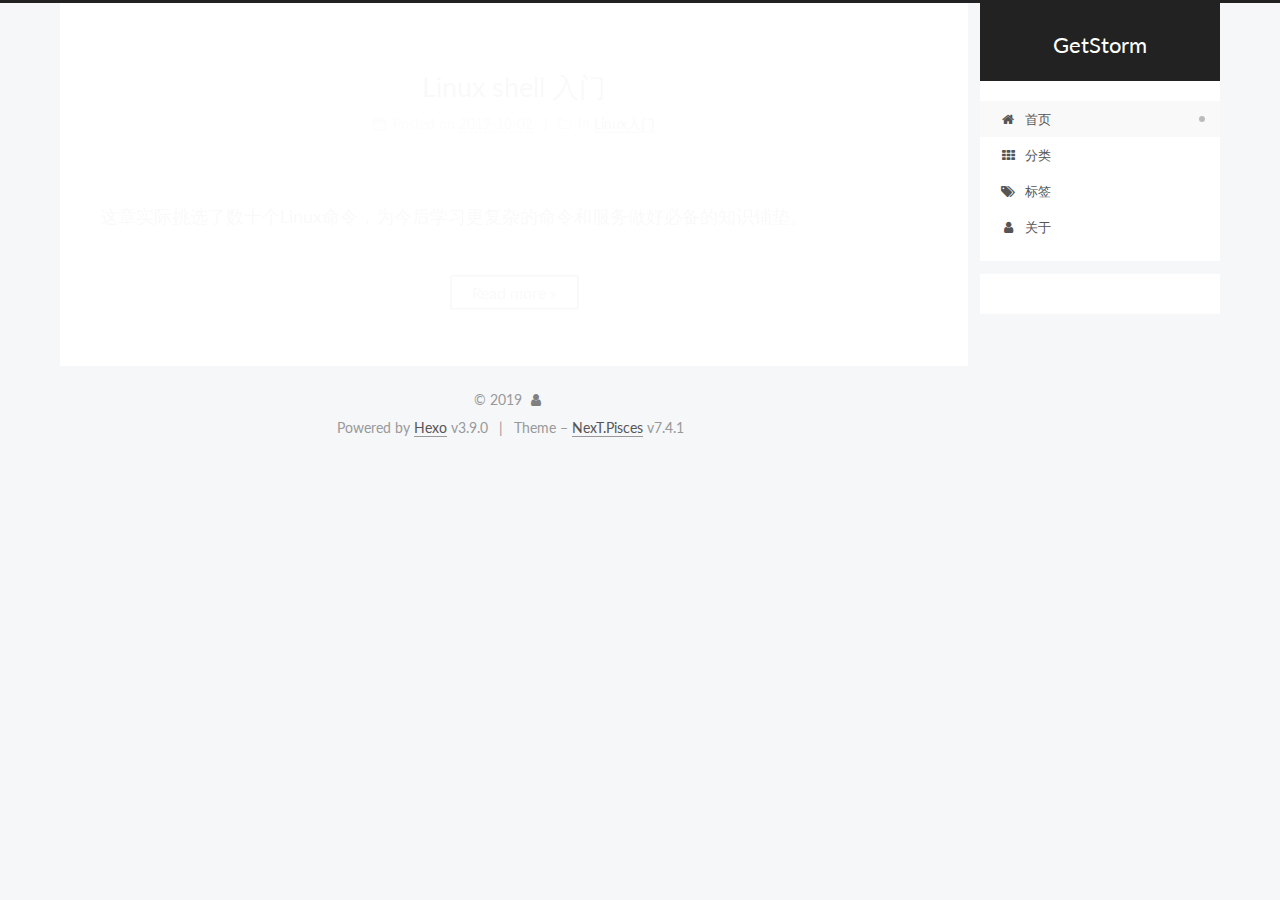
<file: index.html>
<!DOCTYPE html>





<html lang="en">
<head>
  <meta charset="UTF-8">
<meta name="viewport" content="width=device-width, initial-scale=1, maximum-scale=2">
<meta name="theme-color" content="#222">
<meta name="generator" content="Hexo 3.9.0">
  <link rel="apple-touch-icon" sizes="180x180" href="/images/apple-touch-icon-next.png?v=7.4.1">
  <link rel="icon" type="image/png" sizes="32x32" href="/images/favicon-32x32-next.png?v=7.4.1">
  <link rel="icon" type="image/png" sizes="16x16" href="/images/favicon-16x16-next.png?v=7.4.1">
  <link rel="mask-icon" href="/images/logo.svg?v=7.4.1" color="#222">

<link rel="stylesheet" href="/css/main.css?v=7.4.1">

<link rel="stylesheet" href="//fonts.googleapis.com/css?family=Lato:300,300italic,400,400italic,700,700italic&display=swap&subset=latin,latin-ext">
<link rel="stylesheet" href="/lib/font-awesome/css/font-awesome.min.css?v=4.7.0">


<script id="hexo-configurations">
  var NexT = window.NexT || {};
  var CONFIG = {
    root: '/',
    scheme: 'Pisces',
    version: '7.4.1',
    exturl: false,
    sidebar: {"position":"right","display":"post","offset":12,"onmobile":false},
    copycode: {"enable":false,"show_result":false,"style":null},
    back2top: {"enable":true,"sidebar":false,"scrollpercent":false},
    bookmark: {"enable":false,"color":"#222","save":"auto"},
    fancybox: false,
    mediumzoom: false,
    lazyload: false,
    pangu: false,
    algolia: {
      appID: '',
      apiKey: '',
      indexName: '',
      hits: {"per_page":10},
      labels: {"input_placeholder":"Search for Posts","hits_empty":"We didn't find any results for the search: ${query}","hits_stats":"${hits} results found in ${time} ms"}
    },
    localsearch: {"enable":false,"trigger":"auto","top_n_per_article":1,"unescape":false,"preload":false},
    path: '',
    motion: {"enable":true,"async":false,"transition":{"post_block":"fadeIn","post_header":"slideDownIn","post_body":"slideDownIn","coll_header":"slideLeftIn","sidebar":"slideUpIn"}},
    translation: {
      copy_button: 'Copy',
      copy_success: 'Copied',
      copy_failure: 'Copy failed'
    },
    sidebarPadding: 40
  };
</script>

  <meta name="description" content="Hello, Getstorm!">
<meta property="og:type" content="website">
<meta property="og:title" content="GetStorm">
<meta property="og:url" content="http://yoursite.com/index.html">
<meta property="og:site_name" content="GetStorm">
<meta property="og:description" content="Hello, Getstorm!">
<meta property="og:locale" content="en">
<meta name="twitter:card" content="summary">
<meta name="twitter:title" content="GetStorm">
<meta name="twitter:description" content="Hello, Getstorm!">
  <link rel="canonical" href="http://yoursite.com/">


<script id="page-configurations">
  // https://hexo.io/docs/variables.html
  CONFIG.page = {
    sidebar: "",
    isHome: true,
    isPost: false,
    isPage: false,
    isArchive: false
  };
</script>

  <title>GetStorm</title>
  








  <noscript>
  <style>
  .use-motion .brand,
  .use-motion .menu-item,
  .sidebar-inner,
  .use-motion .post-block,
  .use-motion .pagination,
  .use-motion .comments,
  .use-motion .post-header,
  .use-motion .post-body,
  .use-motion .collection-header { opacity: initial; }

  .use-motion .logo,
  .use-motion .site-title,
  .use-motion .site-subtitle {
    opacity: initial;
    top: initial;
  }

  .use-motion .logo-line-before i { left: initial; }
  .use-motion .logo-line-after i { right: initial; }
  </style>
</noscript>

</head>

<body itemscope itemtype="http://schema.org/WebPage" lang="en">
  <div class="container use-motion">
    <div class="headband"></div>

    <header id="header" class="header" itemscope itemtype="http://schema.org/WPHeader">
      <div class="header-inner"><div class="site-brand-container">
  <div class="site-meta">

    <div>
      <a href="/" class="brand" rel="start">
        <span class="logo-line-before"><i></i></span>
        <span class="site-title">GetStorm</span>
        <span class="logo-line-after"><i></i></span>
      </a>
    </div>
  </div>

  <div class="site-nav-toggle">
    <div class="toggle" aria-label="Toggle navigation bar">
      <span class="toggle-line toggle-line-first"></span>
      <span class="toggle-line toggle-line-middle"></span>
      <span class="toggle-line toggle-line-last"></span>
    </div>
  </div>
</div>


<nav class="site-nav">
  
  <ul id="menu" class="menu">
      
      
      
        
        <li class="menu-item menu-item-首页">
      
    

    <a href="/" rel="section"><i class="fa fa-fw fa-home"></i>首页</a>

  </li>
      
      
      
        
        <li class="menu-item menu-item-分类">
      
    

    <a href="/categories/" rel="section"><i class="fa fa-fw fa-th"></i>分类</a>

  </li>
      
      
      
        
        <li class="menu-item menu-item-标签">
      
    

    <a href="/tags/" rel="section"><i class="fa fa-fw fa-tags"></i>标签</a>

  </li>
      
      
      
        
        <li class="menu-item menu-item-关于">
      
    

    <a href="/about/" rel="section"><i class="fa fa-fw fa-user"></i>关于</a>

  </li>
  </ul>

</nav>
</div>
    </header>

    
  <div class="back-to-top">
    <i class="fa fa-arrow-up"></i>
    <span>0%</span>
  </div>


    <main id="main" class="main">
      <div class="main-inner">
        <div class="content-wrap">
            

          <div id="content" class="content">
            
  <div id="posts" class="posts-expand">
        <article itemscope itemtype="http://schema.org/Article">
  
  
  
  <div class="post-block home">
    <link itemprop="mainEntityOfPage" href="http://yoursite.com/2019/10/02/Linux-shell-入门/">

    <span hidden itemprop="author" itemscope itemtype="http://schema.org/Person">
      <meta itemprop="name" content="">
      <meta itemprop="description" content="Hello, Getstorm!">
      <meta itemprop="image" content="/images/avatar.gif">
    </span>

    <span hidden itemprop="publisher" itemscope itemtype="http://schema.org/Organization">
      <meta itemprop="name" content="GetStorm">
    </span>
      <header class="post-header">
        <h1 class="post-title" itemprop="name headline">
            
            <a href="/2019/10/02/Linux-shell-入门/" class="post-title-link" itemprop="url">Linux shell 入门</a>
          
        </h1>

        <div class="post-meta">
            <span class="post-meta-item">
              <span class="post-meta-item-icon">
                <i class="fa fa-calendar-o"></i>
              </span>
              <span class="post-meta-item-text">Posted on</span>

              
                
              

              <time title="Created: 2019-10-02 18:16:29 / Modified: 18:46:48" itemprop="dateCreated datePublished" datetime="2019-10-02T18:16:29+08:00">2019-10-02</time>
            </span>
          
            

            
          
            <span class="post-meta-item">
              <span class="post-meta-item-icon">
                <i class="fa fa-folder-o"></i>
              </span>
              <span class="post-meta-item-text">In</span>
              
                <span itemprop="about" itemscope itemtype="http://schema.org/Thing"><a href="/categories/Linux入门/" itemprop="url" rel="index"><span itemprop="name">Linux入门</span></a></span>

                
                
              
            </span>
          

          

        </div>
      </header>

    
    
    
    <div class="post-body" itemprop="articleBody">

      
          这章实际挑选了数十个Linux命令，为今后学习更复杂的命令和服务做好必备的知识铺垫。
          <!--noindex-->
          
            <div class="post-button">
              <a class="btn" href="/2019/10/02/Linux-shell-入门/">
                Read more &raquo;
              </a>
            </div>
          
          <!--/noindex-->
        
      
    </div>

    
    
    
      <footer class="post-footer">
          <div class="post-eof"></div>
        
      </footer>
  </div>
  
  
  
  </article>

    
  </div>

  


          </div>
          

        </div>
          
  
  <div class="toggle sidebar-toggle">
    <span class="toggle-line toggle-line-first"></span>
    <span class="toggle-line toggle-line-middle"></span>
    <span class="toggle-line toggle-line-last"></span>
  </div>

  <aside class="sidebar">
    <div class="sidebar-inner">

      <ul class="sidebar-nav motion-element">
        <li class="sidebar-nav-toc">
          Table of Contents
        </li>
        <li class="sidebar-nav-overview">
          Overview
        </li>
      </ul>

      <!--noindex-->
      <div class="post-toc-wrap sidebar-panel">
      </div>
      <!--/noindex-->

      <div class="site-overview-wrap sidebar-panel">
        <div class="site-author motion-element" itemprop="author" itemscope itemtype="http://schema.org/Person">
  <p class="site-author-name" itemprop="name"></p>
  <div class="site-description" itemprop="description">Hello, Getstorm!</div>
</div>
<div class="site-state-wrap motion-element">
  <nav class="site-state">
      <div class="site-state-item site-state-posts">
        
          <a href="/archives">
        
          <span class="site-state-item-count">1</span>
          <span class="site-state-item-name">posts</span>
        </a>
      </div>
    
      
      
      <div class="site-state-item site-state-categories">
        
          
            <a href="/categories/">
          
        
        <span class="site-state-item-count">1</span>
        <span class="site-state-item-name">categories</span>
        </a>
      </div>
    
      
      
      <div class="site-state-item site-state-tags">
        
          
            <a href="/tags/">
          
        
        <span class="site-state-item-count">1</span>
        <span class="site-state-item-name">tags</span>
        </a>
      </div>
    
  </nav>
</div>
  <div class="links-of-author motion-element">
      <span class="links-of-author-item">
      
      
        
      
      
        
      
        <a href="https://github.com/getstorm" title="GitHub &rarr; https://github.com/getstorm" rel="noopener" target="_blank"><i class="fa fa-fw fa-github"></i>GitHub</a>
      </span>
    
      <span class="links-of-author-item">
      
      
        
      
      
        
      
        <a href="mailto:getstorm@163.com" title="E-Mail &rarr; mailto:getstorm@163.com" rel="noopener" target="_blank"><i class="fa fa-fw fa-envelope"></i>E-Mail</a>
      </span>
    
  </div>



      </div>

    </div>
  </aside>
  <div id="sidebar-dimmer"></div>


      </div>
    </main>

    <footer id="footer" class="footer">
      <div class="footer-inner">
        <div class="copyright">&copy; <span itemprop="copyrightYear">2019</span>
  <span class="with-love" id="animate">
    <i class="fa fa-user"></i>
  </span>
  <span class="author" itemprop="copyrightHolder"></span>
</div>
  <div class="powered-by">Powered by <a href="https://hexo.io" class="theme-link" rel="noopener" target="_blank">Hexo</a> v3.9.0</div>
  <span class="post-meta-divider">|</span>
  <div class="theme-info">Theme – <a href="https://theme-next.org" class="theme-link" rel="noopener" target="_blank">NexT.Pisces</a> v7.4.1</div>

        












        
      </div>
    </footer>
  </div>

  
  <script src="/lib/anime.min.js?v=3.1.0"></script>
  <script src="/lib/velocity/velocity.min.js?v=1.2.1"></script>
  <script src="/lib/velocity/velocity.ui.min.js?v=1.2.1"></script>
<script src="/js/utils.js?v=7.4.1"></script><script src="/js/motion.js?v=7.4.1"></script>
<script src="/js/schemes/pisces.js?v=7.4.1"></script>
<script src="/js/next-boot.js?v=7.4.1"></script>



  





















  

  

  

</body>
</html>
</file>
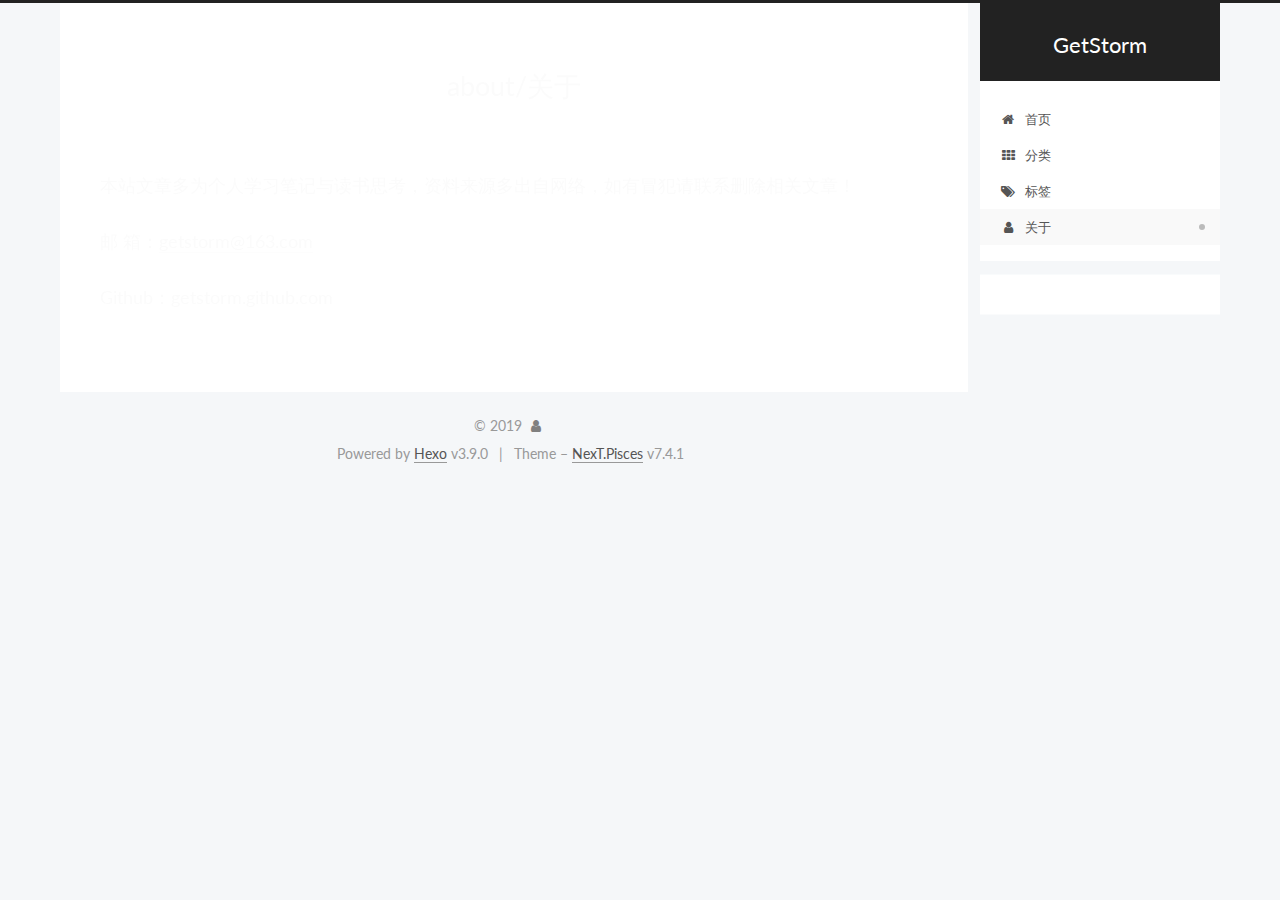
<file: about/index.html>
<!DOCTYPE html>





<html lang="en">
<head>
  <meta charset="UTF-8">
<meta name="viewport" content="width=device-width, initial-scale=1, maximum-scale=2">
<meta name="theme-color" content="#222">
<meta name="generator" content="Hexo 3.9.0">
  <link rel="apple-touch-icon" sizes="180x180" href="/images/apple-touch-icon-next.png?v=7.4.1">
  <link rel="icon" type="image/png" sizes="32x32" href="/images/favicon-32x32-next.png?v=7.4.1">
  <link rel="icon" type="image/png" sizes="16x16" href="/images/favicon-16x16-next.png?v=7.4.1">
  <link rel="mask-icon" href="/images/logo.svg?v=7.4.1" color="#222">

<link rel="stylesheet" href="/css/main.css?v=7.4.1">

<link rel="stylesheet" href="//fonts.googleapis.com/css?family=Lato:300,300italic,400,400italic,700,700italic&display=swap&subset=latin,latin-ext">
<link rel="stylesheet" href="/lib/font-awesome/css/font-awesome.min.css?v=4.7.0">


<script id="hexo-configurations">
  var NexT = window.NexT || {};
  var CONFIG = {
    root: '/',
    scheme: 'Pisces',
    version: '7.4.1',
    exturl: false,
    sidebar: {"position":"right","display":"post","offset":12,"onmobile":false},
    copycode: {"enable":false,"show_result":false,"style":null},
    back2top: {"enable":true,"sidebar":false,"scrollpercent":false},
    bookmark: {"enable":false,"color":"#222","save":"auto"},
    fancybox: false,
    mediumzoom: false,
    lazyload: false,
    pangu: false,
    algolia: {
      appID: '',
      apiKey: '',
      indexName: '',
      hits: {"per_page":10},
      labels: {"input_placeholder":"Search for Posts","hits_empty":"We didn't find any results for the search: ${query}","hits_stats":"${hits} results found in ${time} ms"}
    },
    localsearch: {"enable":false,"trigger":"auto","top_n_per_article":1,"unescape":false,"preload":false},
    path: '',
    motion: {"enable":true,"async":false,"transition":{"post_block":"fadeIn","post_header":"slideDownIn","post_body":"slideDownIn","coll_header":"slideLeftIn","sidebar":"slideUpIn"}},
    translation: {
      copy_button: 'Copy',
      copy_success: 'Copied',
      copy_failure: 'Copy failed'
    },
    sidebarPadding: 40
  };
</script>

  <meta name="description" content="本站文章多为个人学习笔记与读书思考，资料来源多出自网络，如有冒犯请联系删除相关文章！ 邮 箱：getstorm@163.com Github：getstorm.github.com">
<meta property="og:type" content="website">
<meta property="og:title" content="about&#x2F;关于">
<meta property="og:url" content="http://yoursite.com/about/index.html">
<meta property="og:site_name" content="GetStorm">
<meta property="og:description" content="本站文章多为个人学习笔记与读书思考，资料来源多出自网络，如有冒犯请联系删除相关文章！ 邮 箱：getstorm@163.com Github：getstorm.github.com">
<meta property="og:locale" content="en">
<meta property="og:updated_time" content="2019-10-02T10:53:15.933Z">
<meta name="twitter:card" content="summary">
<meta name="twitter:title" content="about&#x2F;关于">
<meta name="twitter:description" content="本站文章多为个人学习笔记与读书思考，资料来源多出自网络，如有冒犯请联系删除相关文章！ 邮 箱：getstorm@163.com Github：getstorm.github.com">
  <link rel="canonical" href="http://yoursite.com/about/">


<script id="page-configurations">
  // https://hexo.io/docs/variables.html
  CONFIG.page = {
    sidebar: "",
    isHome: false,
    isPost: false,
    isPage: true,
    isArchive: false
  };
</script>

  <title>about/关于 | GetStorm</title>
  








  <noscript>
  <style>
  .use-motion .brand,
  .use-motion .menu-item,
  .sidebar-inner,
  .use-motion .post-block,
  .use-motion .pagination,
  .use-motion .comments,
  .use-motion .post-header,
  .use-motion .post-body,
  .use-motion .collection-header { opacity: initial; }

  .use-motion .logo,
  .use-motion .site-title,
  .use-motion .site-subtitle {
    opacity: initial;
    top: initial;
  }

  .use-motion .logo-line-before i { left: initial; }
  .use-motion .logo-line-after i { right: initial; }
  </style>
</noscript>

</head>

<body itemscope itemtype="http://schema.org/WebPage" lang="en">
  <div class="container use-motion">
    <div class="headband"></div>

    <header id="header" class="header" itemscope itemtype="http://schema.org/WPHeader">
      <div class="header-inner"><div class="site-brand-container">
  <div class="site-meta">

    <div>
      <a href="/" class="brand" rel="start">
        <span class="logo-line-before"><i></i></span>
        <span class="site-title">GetStorm</span>
        <span class="logo-line-after"><i></i></span>
      </a>
    </div>
  </div>

  <div class="site-nav-toggle">
    <div class="toggle" aria-label="Toggle navigation bar">
      <span class="toggle-line toggle-line-first"></span>
      <span class="toggle-line toggle-line-middle"></span>
      <span class="toggle-line toggle-line-last"></span>
    </div>
  </div>
</div>


<nav class="site-nav">
  
  <ul id="menu" class="menu">
      
      
      
        
        <li class="menu-item menu-item-首页">
      
    

    <a href="/" rel="section"><i class="fa fa-fw fa-home"></i>首页</a>

  </li>
      
      
      
        
        <li class="menu-item menu-item-分类">
      
    

    <a href="/categories/" rel="section"><i class="fa fa-fw fa-th"></i>分类</a>

  </li>
      
      
      
        
        <li class="menu-item menu-item-标签">
      
    

    <a href="/tags/" rel="section"><i class="fa fa-fw fa-tags"></i>标签</a>

  </li>
      
      
      
        
        <li class="menu-item menu-item-关于">
      
    

    <a href="/about/" rel="section"><i class="fa fa-fw fa-user"></i>关于</a>

  </li>
  </ul>

</nav>
</div>
    </header>

    
  <div class="back-to-top">
    <i class="fa fa-arrow-up"></i>
    <span>0%</span>
  </div>


    <main id="main" class="main">
      <div class="main-inner">
        <div class="content-wrap">
            

  
    
    
  
    
    
  
    
    
  
    
    
  
  

          <div id="content" class="content">
            

  <div id="posts" class="posts-expand">
    
    
    
    <div class="post-block page">
      <header class="post-header">

<h1 class="post-title" itemprop="name headline">about/关于

</h1>

<div class="post-meta">
  

</div>

</header>

      
      
      
      <div class="post-body">
        
          <p>本站文章多为个人学习笔记与读书思考，资料来源多出自网络，如有冒犯请联系删除相关文章！</p>
<p>邮 箱：<a href="mailto:getstorm@163.com" target="_blank" rel="noopener">getstorm@163.com</a></p>
<p>Github：getstorm.github.com</p>

        
      </div>
      
      
      
    </div>
    

    
    
    
  </div>


          </div>
          

        </div>
          
  
  <div class="toggle sidebar-toggle">
    <span class="toggle-line toggle-line-first"></span>
    <span class="toggle-line toggle-line-middle"></span>
    <span class="toggle-line toggle-line-last"></span>
  </div>

  <aside class="sidebar">
    <div class="sidebar-inner">
        
        
        
        
      

      <ul class="sidebar-nav motion-element">
        <li class="sidebar-nav-toc">
          Table of Contents
        </li>
        <li class="sidebar-nav-overview">
          Overview
        </li>
      </ul>

      <!--noindex-->
      <div class="post-toc-wrap sidebar-panel">
      </div>
      <!--/noindex-->

      <div class="site-overview-wrap sidebar-panel">
        <div class="site-author motion-element" itemprop="author" itemscope itemtype="http://schema.org/Person">
  <p class="site-author-name" itemprop="name"></p>
  <div class="site-description" itemprop="description">Hello, Getstorm!</div>
</div>
<div class="site-state-wrap motion-element">
  <nav class="site-state">
      <div class="site-state-item site-state-posts">
        
          <a href="/archives">
        
          <span class="site-state-item-count">1</span>
          <span class="site-state-item-name">posts</span>
        </a>
      </div>
    
      
      
      <div class="site-state-item site-state-categories">
        
          
            <a href="/categories/">
          
        
        <span class="site-state-item-count">1</span>
        <span class="site-state-item-name">categories</span>
        </a>
      </div>
    
      
      
      <div class="site-state-item site-state-tags">
        
          
            <a href="/tags/">
          
        
        <span class="site-state-item-count">1</span>
        <span class="site-state-item-name">tags</span>
        </a>
      </div>
    
  </nav>
</div>
  <div class="links-of-author motion-element">
      <span class="links-of-author-item">
      
      
        
      
      
        
      
        <a href="https://github.com/getstorm" title="GitHub &rarr; https://github.com/getstorm" rel="noopener" target="_blank"><i class="fa fa-fw fa-github"></i>GitHub</a>
      </span>
    
      <span class="links-of-author-item">
      
      
        
      
      
        
      
        <a href="mailto:getstorm@163.com" title="E-Mail &rarr; mailto:getstorm@163.com" rel="noopener" target="_blank"><i class="fa fa-fw fa-envelope"></i>E-Mail</a>
      </span>
    
  </div>



      </div>

    </div>
  </aside>
  <div id="sidebar-dimmer"></div>


      </div>
    </main>

    <footer id="footer" class="footer">
      <div class="footer-inner">
        <div class="copyright">&copy; <span itemprop="copyrightYear">2019</span>
  <span class="with-love" id="animate">
    <i class="fa fa-user"></i>
  </span>
  <span class="author" itemprop="copyrightHolder"></span>
</div>
  <div class="powered-by">Powered by <a href="https://hexo.io" class="theme-link" rel="noopener" target="_blank">Hexo</a> v3.9.0</div>
  <span class="post-meta-divider">|</span>
  <div class="theme-info">Theme – <a href="https://theme-next.org" class="theme-link" rel="noopener" target="_blank">NexT.Pisces</a> v7.4.1</div>

        












        
      </div>
    </footer>
  </div>

  
  <script src="/lib/anime.min.js?v=3.1.0"></script>
  <script src="/lib/velocity/velocity.min.js?v=1.2.1"></script>
  <script src="/lib/velocity/velocity.ui.min.js?v=1.2.1"></script>
<script src="/js/utils.js?v=7.4.1"></script><script src="/js/motion.js?v=7.4.1"></script>
<script src="/js/schemes/pisces.js?v=7.4.1"></script>
<script src="/js/next-boot.js?v=7.4.1"></script>



  





















  

  

  

</body>
</html>
</file>
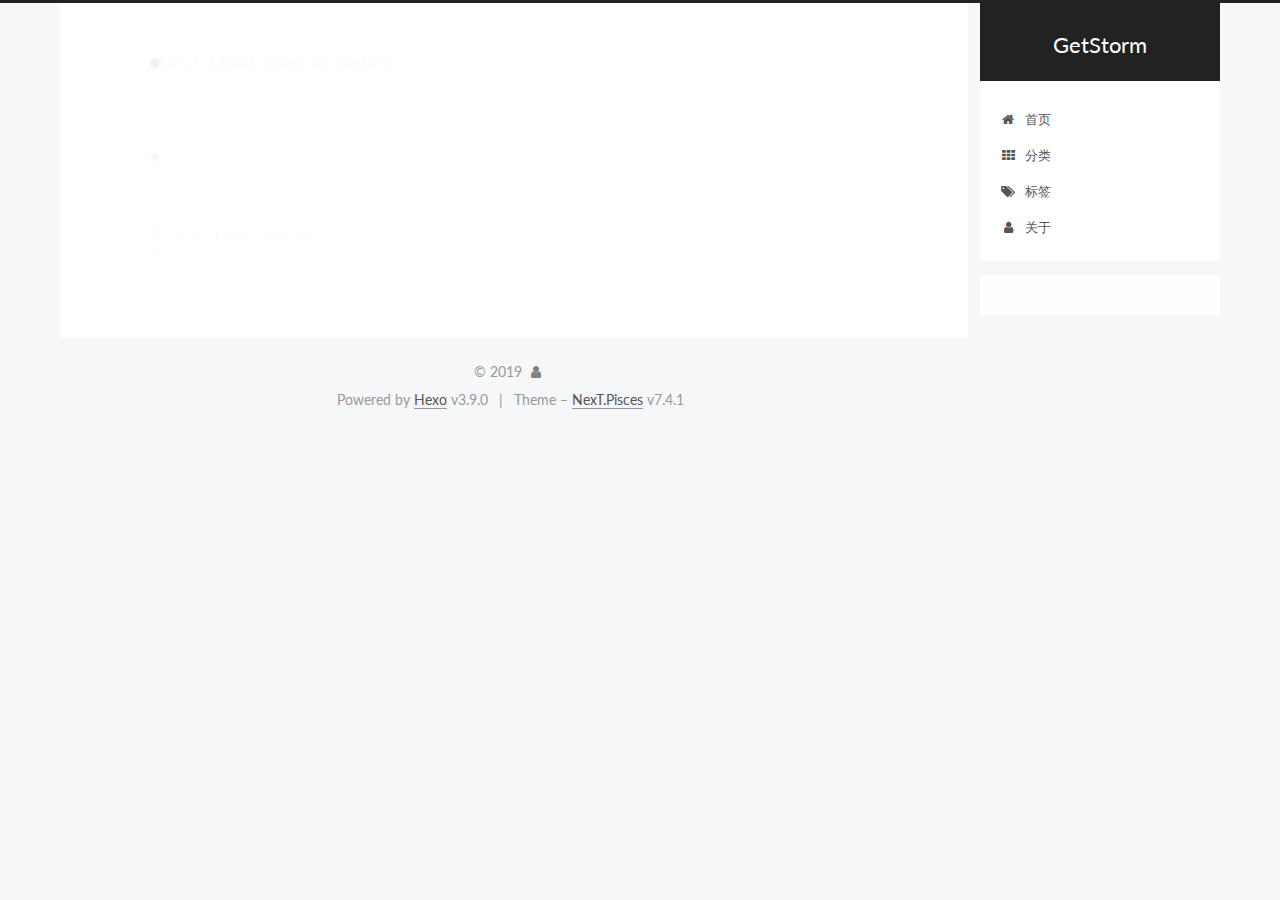
<file: archives/index.html>
<!DOCTYPE html>





<html lang="en">
<head>
  <meta charset="UTF-8">
<meta name="viewport" content="width=device-width, initial-scale=1, maximum-scale=2">
<meta name="theme-color" content="#222">
<meta name="generator" content="Hexo 3.9.0">
  <link rel="apple-touch-icon" sizes="180x180" href="/images/apple-touch-icon-next.png?v=7.4.1">
  <link rel="icon" type="image/png" sizes="32x32" href="/images/favicon-32x32-next.png?v=7.4.1">
  <link rel="icon" type="image/png" sizes="16x16" href="/images/favicon-16x16-next.png?v=7.4.1">
  <link rel="mask-icon" href="/images/logo.svg?v=7.4.1" color="#222">

<link rel="stylesheet" href="/css/main.css?v=7.4.1">

<link rel="stylesheet" href="//fonts.googleapis.com/css?family=Lato:300,300italic,400,400italic,700,700italic&display=swap&subset=latin,latin-ext">
<link rel="stylesheet" href="/lib/font-awesome/css/font-awesome.min.css?v=4.7.0">


<script id="hexo-configurations">
  var NexT = window.NexT || {};
  var CONFIG = {
    root: '/',
    scheme: 'Pisces',
    version: '7.4.1',
    exturl: false,
    sidebar: {"position":"right","display":"post","offset":12,"onmobile":false},
    copycode: {"enable":false,"show_result":false,"style":null},
    back2top: {"enable":true,"sidebar":false,"scrollpercent":false},
    bookmark: {"enable":false,"color":"#222","save":"auto"},
    fancybox: false,
    mediumzoom: false,
    lazyload: false,
    pangu: false,
    algolia: {
      appID: '',
      apiKey: '',
      indexName: '',
      hits: {"per_page":10},
      labels: {"input_placeholder":"Search for Posts","hits_empty":"We didn't find any results for the search: ${query}","hits_stats":"${hits} results found in ${time} ms"}
    },
    localsearch: {"enable":false,"trigger":"auto","top_n_per_article":1,"unescape":false,"preload":false},
    path: '',
    motion: {"enable":true,"async":false,"transition":{"post_block":"fadeIn","post_header":"slideDownIn","post_body":"slideDownIn","coll_header":"slideLeftIn","sidebar":"slideUpIn"}},
    translation: {
      copy_button: 'Copy',
      copy_success: 'Copied',
      copy_failure: 'Copy failed'
    },
    sidebarPadding: 40
  };
</script>

  <meta name="description" content="Hello, Getstorm!">
<meta property="og:type" content="website">
<meta property="og:title" content="GetStorm">
<meta property="og:url" content="http://yoursite.com/archives/index.html">
<meta property="og:site_name" content="GetStorm">
<meta property="og:description" content="Hello, Getstorm!">
<meta property="og:locale" content="en">
<meta name="twitter:card" content="summary">
<meta name="twitter:title" content="GetStorm">
<meta name="twitter:description" content="Hello, Getstorm!">
  <link rel="canonical" href="http://yoursite.com/archives/">


<script id="page-configurations">
  // https://hexo.io/docs/variables.html
  CONFIG.page = {
    sidebar: "",
    isHome: false,
    isPost: false,
    isPage: false,
    isArchive: true
  };
</script>

  <title>Archive | GetStorm</title>
  








  <noscript>
  <style>
  .use-motion .brand,
  .use-motion .menu-item,
  .sidebar-inner,
  .use-motion .post-block,
  .use-motion .pagination,
  .use-motion .comments,
  .use-motion .post-header,
  .use-motion .post-body,
  .use-motion .collection-header { opacity: initial; }

  .use-motion .logo,
  .use-motion .site-title,
  .use-motion .site-subtitle {
    opacity: initial;
    top: initial;
  }

  .use-motion .logo-line-before i { left: initial; }
  .use-motion .logo-line-after i { right: initial; }
  </style>
</noscript>

</head>

<body itemscope itemtype="http://schema.org/WebPage" lang="en">
  <div class="container use-motion">
    <div class="headband"></div>

    <header id="header" class="header" itemscope itemtype="http://schema.org/WPHeader">
      <div class="header-inner"><div class="site-brand-container">
  <div class="site-meta">

    <div>
      <a href="/" class="brand" rel="start">
        <span class="logo-line-before"><i></i></span>
        <span class="site-title">GetStorm</span>
        <span class="logo-line-after"><i></i></span>
      </a>
    </div>
  </div>

  <div class="site-nav-toggle">
    <div class="toggle" aria-label="Toggle navigation bar">
      <span class="toggle-line toggle-line-first"></span>
      <span class="toggle-line toggle-line-middle"></span>
      <span class="toggle-line toggle-line-last"></span>
    </div>
  </div>
</div>


<nav class="site-nav">
  
  <ul id="menu" class="menu">
      
      
      
        
        <li class="menu-item menu-item-首页">
      
    

    <a href="/" rel="section"><i class="fa fa-fw fa-home"></i>首页</a>

  </li>
      
      
      
        
        <li class="menu-item menu-item-分类">
      
    

    <a href="/categories/" rel="section"><i class="fa fa-fw fa-th"></i>分类</a>

  </li>
      
      
      
        
        <li class="menu-item menu-item-标签">
      
    

    <a href="/tags/" rel="section"><i class="fa fa-fw fa-tags"></i>标签</a>

  </li>
      
      
      
        
        <li class="menu-item menu-item-关于">
      
    

    <a href="/about/" rel="section"><i class="fa fa-fw fa-user"></i>关于</a>

  </li>
  </ul>

</nav>
</div>
    </header>

    
  <div class="back-to-top">
    <i class="fa fa-arrow-up"></i>
    <span>0%</span>
  </div>


    <main id="main" class="main">
      <div class="main-inner">
        <div class="content-wrap">
            

  
    
    
  
    
    
  
    
    
  
    
    
  
  

          <div id="content" class="content">
            

  
  
  
  <div class="post-block archive">
    <div id="posts" class="posts-collapse">
      <div class="collection-title">
        
        
        
          
        
        <span class="collection-header">Um..! 1 post. Keep on posting.</span>
      </div>
      

      

  
  

  
    
    <div class="collection-year">
      <h1 class="collection-header">2019</h1>
    </div>
  

  <article itemscope itemtype="http://schema.org/Article">
    <header class="post-header">

      <div class="post-meta">
        <time itemprop="dateCreated"
              datetime="2019-10-02T18:16:29+08:00"
              content="2019-10-02">
          10-02
        </time>
      </div>

      <h2 class="post-title">
        
          <a class="post-title-link" href="/2019/10/02/Linux-shell-入门/" itemprop="url">
            <span itemprop="name">Linux shell 入门</span>
          </a>
        
      </h2>

    </header>
  </article>




    </div>
  </div>
  
  
  

  



          </div>
          

        </div>
          
  
  <div class="toggle sidebar-toggle">
    <span class="toggle-line toggle-line-first"></span>
    <span class="toggle-line toggle-line-middle"></span>
    <span class="toggle-line toggle-line-last"></span>
  </div>

  <aside class="sidebar">
    <div class="sidebar-inner">

      <ul class="sidebar-nav motion-element">
        <li class="sidebar-nav-toc">
          Table of Contents
        </li>
        <li class="sidebar-nav-overview">
          Overview
        </li>
      </ul>

      <!--noindex-->
      <div class="post-toc-wrap sidebar-panel">
      </div>
      <!--/noindex-->

      <div class="site-overview-wrap sidebar-panel">
        <div class="site-author motion-element" itemprop="author" itemscope itemtype="http://schema.org/Person">
  <p class="site-author-name" itemprop="name"></p>
  <div class="site-description" itemprop="description">Hello, Getstorm!</div>
</div>
<div class="site-state-wrap motion-element">
  <nav class="site-state">
      <div class="site-state-item site-state-posts">
        
          <a href="/archives">
        
          <span class="site-state-item-count">1</span>
          <span class="site-state-item-name">posts</span>
        </a>
      </div>
    
      
      
      <div class="site-state-item site-state-categories">
        
          
            <a href="/categories/">
          
        
        <span class="site-state-item-count">1</span>
        <span class="site-state-item-name">categories</span>
        </a>
      </div>
    
      
      
      <div class="site-state-item site-state-tags">
        
          
            <a href="/tags/">
          
        
        <span class="site-state-item-count">1</span>
        <span class="site-state-item-name">tags</span>
        </a>
      </div>
    
  </nav>
</div>
  <div class="links-of-author motion-element">
      <span class="links-of-author-item">
      
      
        
      
      
        
      
        <a href="https://github.com/getstorm" title="GitHub &rarr; https://github.com/getstorm" rel="noopener" target="_blank"><i class="fa fa-fw fa-github"></i>GitHub</a>
      </span>
    
      <span class="links-of-author-item">
      
      
        
      
      
        
      
        <a href="mailto:getstorm@163.com" title="E-Mail &rarr; mailto:getstorm@163.com" rel="noopener" target="_blank"><i class="fa fa-fw fa-envelope"></i>E-Mail</a>
      </span>
    
  </div>



      </div>

    </div>
  </aside>
  <div id="sidebar-dimmer"></div>


      </div>
    </main>

    <footer id="footer" class="footer">
      <div class="footer-inner">
        <div class="copyright">&copy; <span itemprop="copyrightYear">2019</span>
  <span class="with-love" id="animate">
    <i class="fa fa-user"></i>
  </span>
  <span class="author" itemprop="copyrightHolder"></span>
</div>
  <div class="powered-by">Powered by <a href="https://hexo.io" class="theme-link" rel="noopener" target="_blank">Hexo</a> v3.9.0</div>
  <span class="post-meta-divider">|</span>
  <div class="theme-info">Theme – <a href="https://theme-next.org" class="theme-link" rel="noopener" target="_blank">NexT.Pisces</a> v7.4.1</div>

        












        
      </div>
    </footer>
  </div>

  
  <script src="/lib/anime.min.js?v=3.1.0"></script>
  <script src="/lib/velocity/velocity.min.js?v=1.2.1"></script>
  <script src="/lib/velocity/velocity.ui.min.js?v=1.2.1"></script>
<script src="/js/utils.js?v=7.4.1"></script><script src="/js/motion.js?v=7.4.1"></script>
<script src="/js/schemes/pisces.js?v=7.4.1"></script>
<script src="/js/next-boot.js?v=7.4.1"></script>



  





















  

  

  

</body>
</html>
</file>
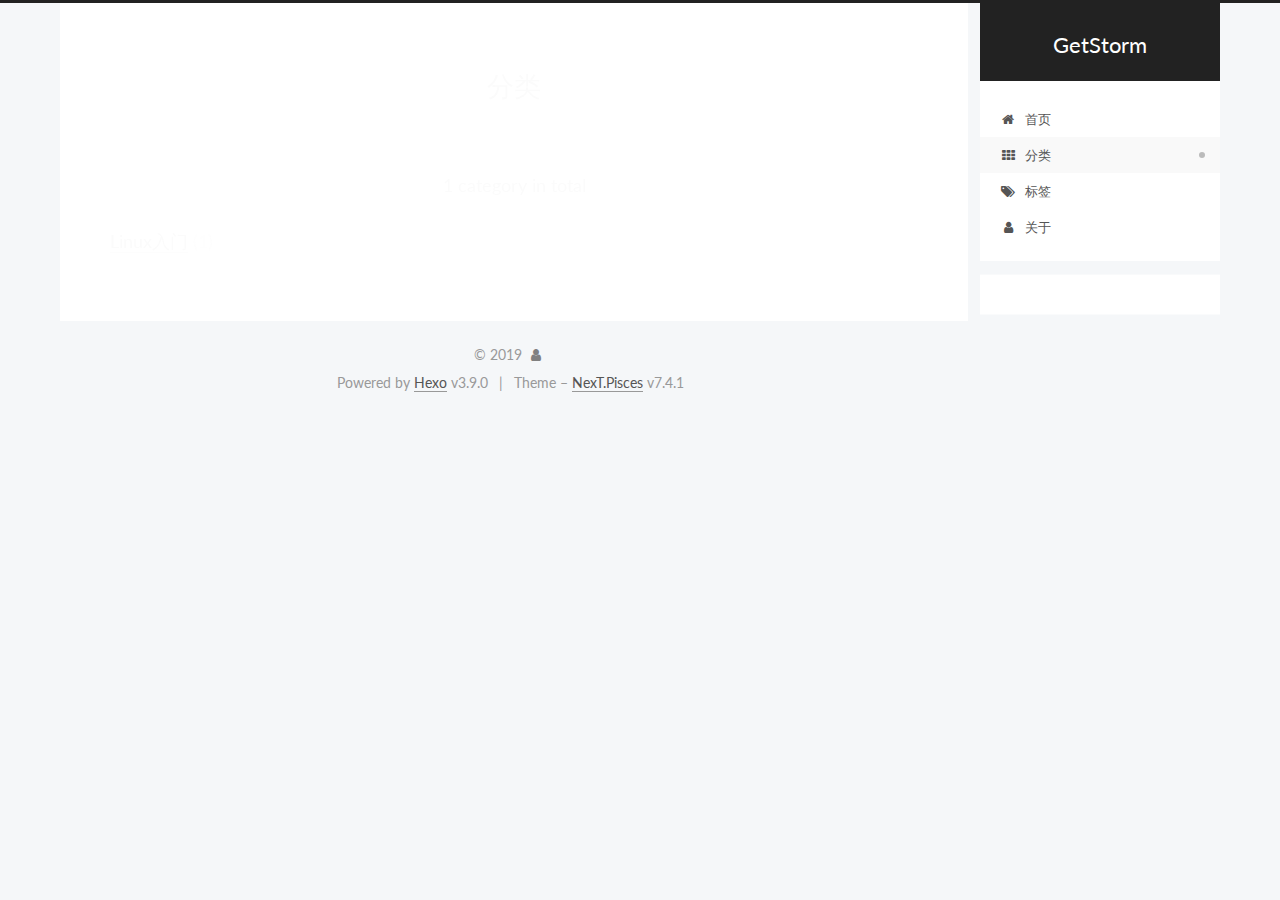
<file: categories/index.html>
<!DOCTYPE html>





<html lang="en">
<head>
  <meta charset="UTF-8">
<meta name="viewport" content="width=device-width, initial-scale=1, maximum-scale=2">
<meta name="theme-color" content="#222">
<meta name="generator" content="Hexo 3.9.0">
  <link rel="apple-touch-icon" sizes="180x180" href="/images/apple-touch-icon-next.png?v=7.4.1">
  <link rel="icon" type="image/png" sizes="32x32" href="/images/favicon-32x32-next.png?v=7.4.1">
  <link rel="icon" type="image/png" sizes="16x16" href="/images/favicon-16x16-next.png?v=7.4.1">
  <link rel="mask-icon" href="/images/logo.svg?v=7.4.1" color="#222">

<link rel="stylesheet" href="/css/main.css?v=7.4.1">

<link rel="stylesheet" href="//fonts.googleapis.com/css?family=Lato:300,300italic,400,400italic,700,700italic&display=swap&subset=latin,latin-ext">
<link rel="stylesheet" href="/lib/font-awesome/css/font-awesome.min.css?v=4.7.0">


<script id="hexo-configurations">
  var NexT = window.NexT || {};
  var CONFIG = {
    root: '/',
    scheme: 'Pisces',
    version: '7.4.1',
    exturl: false,
    sidebar: {"position":"right","display":"post","offset":12,"onmobile":false},
    copycode: {"enable":false,"show_result":false,"style":null},
    back2top: {"enable":true,"sidebar":false,"scrollpercent":false},
    bookmark: {"enable":false,"color":"#222","save":"auto"},
    fancybox: false,
    mediumzoom: false,
    lazyload: false,
    pangu: false,
    algolia: {
      appID: '',
      apiKey: '',
      indexName: '',
      hits: {"per_page":10},
      labels: {"input_placeholder":"Search for Posts","hits_empty":"We didn't find any results for the search: ${query}","hits_stats":"${hits} results found in ${time} ms"}
    },
    localsearch: {"enable":false,"trigger":"auto","top_n_per_article":1,"unescape":false,"preload":false},
    path: '',
    motion: {"enable":true,"async":false,"transition":{"post_block":"fadeIn","post_header":"slideDownIn","post_body":"slideDownIn","coll_header":"slideLeftIn","sidebar":"slideUpIn"}},
    translation: {
      copy_button: 'Copy',
      copy_success: 'Copied',
      copy_failure: 'Copy failed'
    },
    sidebarPadding: 40
  };
</script>

  <meta name="description" content="Hello, Getstorm!">
<meta property="og:type" content="website">
<meta property="og:title" content="分类">
<meta property="og:url" content="http://yoursite.com/categories/index.html">
<meta property="og:site_name" content="GetStorm">
<meta property="og:description" content="Hello, Getstorm!">
<meta property="og:locale" content="en">
<meta property="og:updated_time" content="2019-10-02T09:54:26.201Z">
<meta name="twitter:card" content="summary">
<meta name="twitter:title" content="分类">
<meta name="twitter:description" content="Hello, Getstorm!">
  <link rel="canonical" href="http://yoursite.com/categories/">


<script id="page-configurations">
  // https://hexo.io/docs/variables.html
  CONFIG.page = {
    sidebar: "",
    isHome: false,
    isPost: false,
    isPage: true,
    isArchive: false
  };
</script>

  <title>分类 | GetStorm</title>
  








  <noscript>
  <style>
  .use-motion .brand,
  .use-motion .menu-item,
  .sidebar-inner,
  .use-motion .post-block,
  .use-motion .pagination,
  .use-motion .comments,
  .use-motion .post-header,
  .use-motion .post-body,
  .use-motion .collection-header { opacity: initial; }

  .use-motion .logo,
  .use-motion .site-title,
  .use-motion .site-subtitle {
    opacity: initial;
    top: initial;
  }

  .use-motion .logo-line-before i { left: initial; }
  .use-motion .logo-line-after i { right: initial; }
  </style>
</noscript>

</head>

<body itemscope itemtype="http://schema.org/WebPage" lang="en">
  <div class="container use-motion">
    <div class="headband"></div>

    <header id="header" class="header" itemscope itemtype="http://schema.org/WPHeader">
      <div class="header-inner"><div class="site-brand-container">
  <div class="site-meta">

    <div>
      <a href="/" class="brand" rel="start">
        <span class="logo-line-before"><i></i></span>
        <span class="site-title">GetStorm</span>
        <span class="logo-line-after"><i></i></span>
      </a>
    </div>
  </div>

  <div class="site-nav-toggle">
    <div class="toggle" aria-label="Toggle navigation bar">
      <span class="toggle-line toggle-line-first"></span>
      <span class="toggle-line toggle-line-middle"></span>
      <span class="toggle-line toggle-line-last"></span>
    </div>
  </div>
</div>


<nav class="site-nav">
  
  <ul id="menu" class="menu">
      
      
      
        
        <li class="menu-item menu-item-首页">
      
    

    <a href="/" rel="section"><i class="fa fa-fw fa-home"></i>首页</a>

  </li>
      
      
      
        
        <li class="menu-item menu-item-分类">
      
    

    <a href="/categories/" rel="section"><i class="fa fa-fw fa-th"></i>分类</a>

  </li>
      
      
      
        
        <li class="menu-item menu-item-标签">
      
    

    <a href="/tags/" rel="section"><i class="fa fa-fw fa-tags"></i>标签</a>

  </li>
      
      
      
        
        <li class="menu-item menu-item-关于">
      
    

    <a href="/about/" rel="section"><i class="fa fa-fw fa-user"></i>关于</a>

  </li>
  </ul>

</nav>
</div>
    </header>

    
  <div class="back-to-top">
    <i class="fa fa-arrow-up"></i>
    <span>0%</span>
  </div>


    <main id="main" class="main">
      <div class="main-inner">
        <div class="content-wrap">
            

  
    
    
  
    
    
  
    
    
  
    
    
  
  

          <div id="content" class="content">
            

  <div id="posts" class="posts-expand">
    
    
    
    <div class="post-block page">
      <header class="post-header">

<h1 class="post-title" itemprop="name headline">分类

</h1>

<div class="post-meta">
  

</div>

</header>

      
      
      
      <div class="post-body">
        
          <div class="category-all-page">
            <div class="category-all-title">
              1 category in total
            </div>
            <div class="category-all">
              <ul class="category-list"><li class="category-list-item"><a class="category-list-link" href="/categories/Linux入门/">Linux入门</a><span class="category-list-count">1</span></li></ul>
            </div>
          </div>
        
      </div>
      
      
      
    </div>
    

    
    
    
  </div>


          </div>
          

        </div>
          
  
  <div class="toggle sidebar-toggle">
    <span class="toggle-line toggle-line-first"></span>
    <span class="toggle-line toggle-line-middle"></span>
    <span class="toggle-line toggle-line-last"></span>
  </div>

  <aside class="sidebar">
    <div class="sidebar-inner">
        
        
        
        
      

      <ul class="sidebar-nav motion-element">
        <li class="sidebar-nav-toc">
          Table of Contents
        </li>
        <li class="sidebar-nav-overview">
          Overview
        </li>
      </ul>

      <!--noindex-->
      <div class="post-toc-wrap sidebar-panel">
      </div>
      <!--/noindex-->

      <div class="site-overview-wrap sidebar-panel">
        <div class="site-author motion-element" itemprop="author" itemscope itemtype="http://schema.org/Person">
  <p class="site-author-name" itemprop="name"></p>
  <div class="site-description" itemprop="description">Hello, Getstorm!</div>
</div>
<div class="site-state-wrap motion-element">
  <nav class="site-state">
      <div class="site-state-item site-state-posts">
        
          <a href="/archives">
        
          <span class="site-state-item-count">1</span>
          <span class="site-state-item-name">posts</span>
        </a>
      </div>
    
      
      
      <div class="site-state-item site-state-categories">
        
          
            <a href="/categories/">
          
        
        <span class="site-state-item-count">1</span>
        <span class="site-state-item-name">categories</span>
        </a>
      </div>
    
      
      
      <div class="site-state-item site-state-tags">
        
          
            <a href="/tags/">
          
        
        <span class="site-state-item-count">1</span>
        <span class="site-state-item-name">tags</span>
        </a>
      </div>
    
  </nav>
</div>
  <div class="links-of-author motion-element">
      <span class="links-of-author-item">
      
      
        
      
      
        
      
        <a href="https://github.com/getstorm" title="GitHub &rarr; https://github.com/getstorm" rel="noopener" target="_blank"><i class="fa fa-fw fa-github"></i>GitHub</a>
      </span>
    
      <span class="links-of-author-item">
      
      
        
      
      
        
      
        <a href="mailto:getstorm@163.com" title="E-Mail &rarr; mailto:getstorm@163.com" rel="noopener" target="_blank"><i class="fa fa-fw fa-envelope"></i>E-Mail</a>
      </span>
    
  </div>



      </div>

    </div>
  </aside>
  <div id="sidebar-dimmer"></div>


      </div>
    </main>

    <footer id="footer" class="footer">
      <div class="footer-inner">
        <div class="copyright">&copy; <span itemprop="copyrightYear">2019</span>
  <span class="with-love" id="animate">
    <i class="fa fa-user"></i>
  </span>
  <span class="author" itemprop="copyrightHolder"></span>
</div>
  <div class="powered-by">Powered by <a href="https://hexo.io" class="theme-link" rel="noopener" target="_blank">Hexo</a> v3.9.0</div>
  <span class="post-meta-divider">|</span>
  <div class="theme-info">Theme – <a href="https://theme-next.org" class="theme-link" rel="noopener" target="_blank">NexT.Pisces</a> v7.4.1</div>

        












        
      </div>
    </footer>
  </div>

  
  <script src="/lib/anime.min.js?v=3.1.0"></script>
  <script src="/lib/velocity/velocity.min.js?v=1.2.1"></script>
  <script src="/lib/velocity/velocity.ui.min.js?v=1.2.1"></script>
<script src="/js/utils.js?v=7.4.1"></script><script src="/js/motion.js?v=7.4.1"></script>
<script src="/js/schemes/pisces.js?v=7.4.1"></script>
<script src="/js/next-boot.js?v=7.4.1"></script>



  





















  

  

  

</body>
</html>
</file>
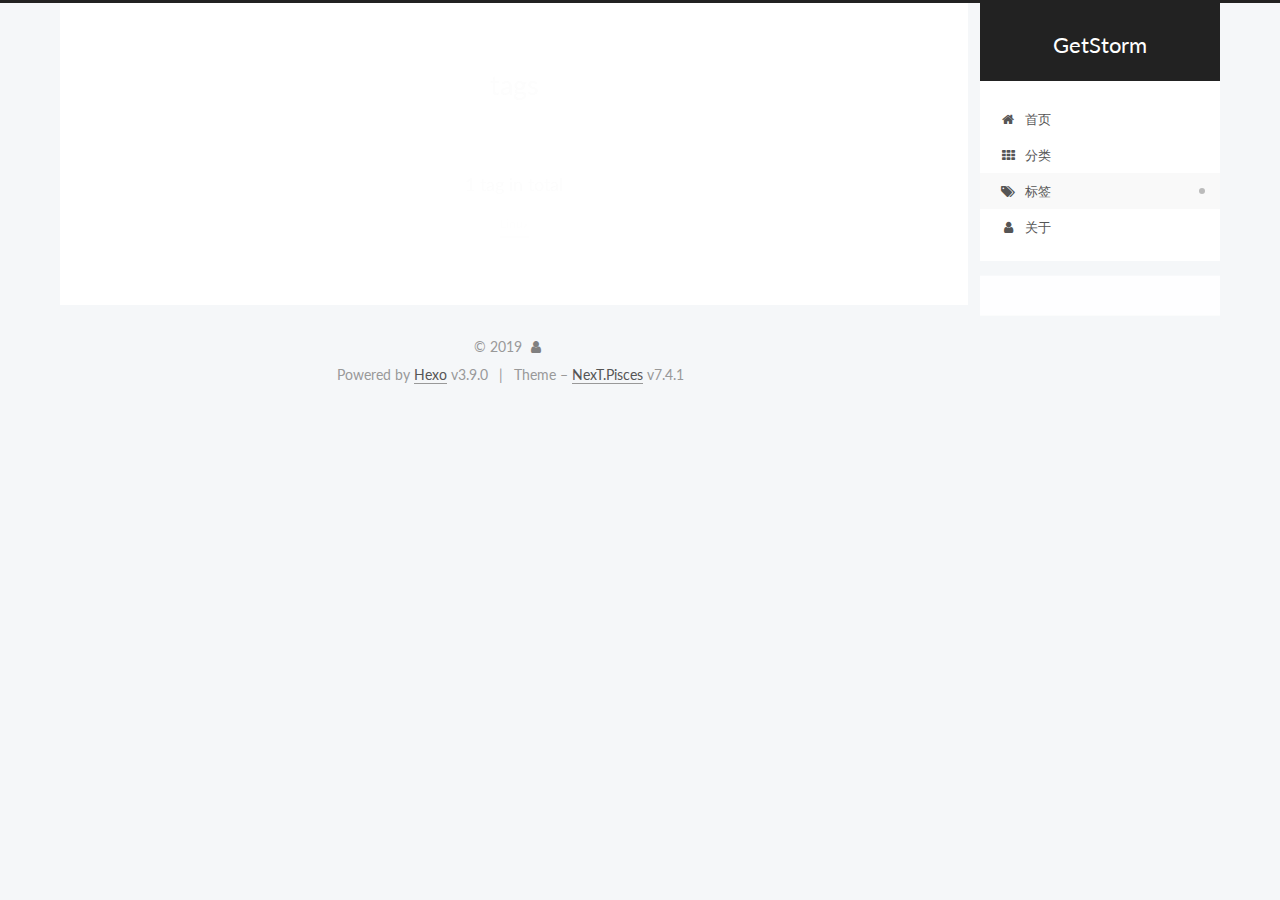
<file: tags/index.html>
<!DOCTYPE html>





<html lang="en">
<head>
  <meta charset="UTF-8">
<meta name="viewport" content="width=device-width, initial-scale=1, maximum-scale=2">
<meta name="theme-color" content="#222">
<meta name="generator" content="Hexo 3.9.0">
  <link rel="apple-touch-icon" sizes="180x180" href="/images/apple-touch-icon-next.png?v=7.4.1">
  <link rel="icon" type="image/png" sizes="32x32" href="/images/favicon-32x32-next.png?v=7.4.1">
  <link rel="icon" type="image/png" sizes="16x16" href="/images/favicon-16x16-next.png?v=7.4.1">
  <link rel="mask-icon" href="/images/logo.svg?v=7.4.1" color="#222">

<link rel="stylesheet" href="/css/main.css?v=7.4.1">

<link rel="stylesheet" href="//fonts.googleapis.com/css?family=Lato:300,300italic,400,400italic,700,700italic&display=swap&subset=latin,latin-ext">
<link rel="stylesheet" href="/lib/font-awesome/css/font-awesome.min.css?v=4.7.0">


<script id="hexo-configurations">
  var NexT = window.NexT || {};
  var CONFIG = {
    root: '/',
    scheme: 'Pisces',
    version: '7.4.1',
    exturl: false,
    sidebar: {"position":"right","display":"post","offset":12,"onmobile":false},
    copycode: {"enable":false,"show_result":false,"style":null},
    back2top: {"enable":true,"sidebar":false,"scrollpercent":false},
    bookmark: {"enable":false,"color":"#222","save":"auto"},
    fancybox: false,
    mediumzoom: false,
    lazyload: false,
    pangu: false,
    algolia: {
      appID: '',
      apiKey: '',
      indexName: '',
      hits: {"per_page":10},
      labels: {"input_placeholder":"Search for Posts","hits_empty":"We didn't find any results for the search: ${query}","hits_stats":"${hits} results found in ${time} ms"}
    },
    localsearch: {"enable":false,"trigger":"auto","top_n_per_article":1,"unescape":false,"preload":false},
    path: '',
    motion: {"enable":true,"async":false,"transition":{"post_block":"fadeIn","post_header":"slideDownIn","post_body":"slideDownIn","coll_header":"slideLeftIn","sidebar":"slideUpIn"}},
    translation: {
      copy_button: 'Copy',
      copy_success: 'Copied',
      copy_failure: 'Copy failed'
    },
    sidebarPadding: 40
  };
</script>

  <meta name="description" content="Hello, Getstorm!">
<meta property="og:type" content="website">
<meta property="og:title" content="tags">
<meta property="og:url" content="http://yoursite.com/tags/index.html">
<meta property="og:site_name" content="GetStorm">
<meta property="og:description" content="Hello, Getstorm!">
<meta property="og:locale" content="en">
<meta property="og:updated_time" content="2019-10-02T10:12:53.090Z">
<meta name="twitter:card" content="summary">
<meta name="twitter:title" content="tags">
<meta name="twitter:description" content="Hello, Getstorm!">
  <link rel="canonical" href="http://yoursite.com/tags/">


<script id="page-configurations">
  // https://hexo.io/docs/variables.html
  CONFIG.page = {
    sidebar: "",
    isHome: false,
    isPost: false,
    isPage: true,
    isArchive: false
  };
</script>

  <title>tags | GetStorm</title>
  








  <noscript>
  <style>
  .use-motion .brand,
  .use-motion .menu-item,
  .sidebar-inner,
  .use-motion .post-block,
  .use-motion .pagination,
  .use-motion .comments,
  .use-motion .post-header,
  .use-motion .post-body,
  .use-motion .collection-header { opacity: initial; }

  .use-motion .logo,
  .use-motion .site-title,
  .use-motion .site-subtitle {
    opacity: initial;
    top: initial;
  }

  .use-motion .logo-line-before i { left: initial; }
  .use-motion .logo-line-after i { right: initial; }
  </style>
</noscript>

</head>

<body itemscope itemtype="http://schema.org/WebPage" lang="en">
  <div class="container use-motion">
    <div class="headband"></div>

    <header id="header" class="header" itemscope itemtype="http://schema.org/WPHeader">
      <div class="header-inner"><div class="site-brand-container">
  <div class="site-meta">

    <div>
      <a href="/" class="brand" rel="start">
        <span class="logo-line-before"><i></i></span>
        <span class="site-title">GetStorm</span>
        <span class="logo-line-after"><i></i></span>
      </a>
    </div>
  </div>

  <div class="site-nav-toggle">
    <div class="toggle" aria-label="Toggle navigation bar">
      <span class="toggle-line toggle-line-first"></span>
      <span class="toggle-line toggle-line-middle"></span>
      <span class="toggle-line toggle-line-last"></span>
    </div>
  </div>
</div>


<nav class="site-nav">
  
  <ul id="menu" class="menu">
      
      
      
        
        <li class="menu-item menu-item-首页">
      
    

    <a href="/" rel="section"><i class="fa fa-fw fa-home"></i>首页</a>

  </li>
      
      
      
        
        <li class="menu-item menu-item-分类">
      
    

    <a href="/categories/" rel="section"><i class="fa fa-fw fa-th"></i>分类</a>

  </li>
      
      
      
        
        <li class="menu-item menu-item-标签">
      
    

    <a href="/tags/" rel="section"><i class="fa fa-fw fa-tags"></i>标签</a>

  </li>
      
      
      
        
        <li class="menu-item menu-item-关于">
      
    

    <a href="/about/" rel="section"><i class="fa fa-fw fa-user"></i>关于</a>

  </li>
  </ul>

</nav>
</div>
    </header>

    
  <div class="back-to-top">
    <i class="fa fa-arrow-up"></i>
    <span>0%</span>
  </div>


    <main id="main" class="main">
      <div class="main-inner">
        <div class="content-wrap">
            

  
    
    
  
    
    
  
    
    
  
    
    
  
  

          <div id="content" class="content">
            

  <div id="posts" class="posts-expand">
    
    
    
    <div class="post-block page">
      <header class="post-header">

<h1 class="post-title" itemprop="name headline">tags

</h1>

<div class="post-meta">
  

</div>

</header>

      
      
      
      <div class="post-body">
        
          <div class="tag-cloud">
            <div class="tag-cloud-title">
              1 tag in total
            </div>
            <div class="tag-cloud-tags">
              <a href="/tags/Linux/" style="font-size: 12px; color: #ccc">Linux</a>
            </div>
          </div>
        
      </div>
      
      
      
    </div>
    

    
    
    
  </div>


          </div>
          

        </div>
          
  
  <div class="toggle sidebar-toggle">
    <span class="toggle-line toggle-line-first"></span>
    <span class="toggle-line toggle-line-middle"></span>
    <span class="toggle-line toggle-line-last"></span>
  </div>

  <aside class="sidebar">
    <div class="sidebar-inner">
        
        
        
        
      

      <ul class="sidebar-nav motion-element">
        <li class="sidebar-nav-toc">
          Table of Contents
        </li>
        <li class="sidebar-nav-overview">
          Overview
        </li>
      </ul>

      <!--noindex-->
      <div class="post-toc-wrap sidebar-panel">
      </div>
      <!--/noindex-->

      <div class="site-overview-wrap sidebar-panel">
        <div class="site-author motion-element" itemprop="author" itemscope itemtype="http://schema.org/Person">
  <p class="site-author-name" itemprop="name"></p>
  <div class="site-description" itemprop="description">Hello, Getstorm!</div>
</div>
<div class="site-state-wrap motion-element">
  <nav class="site-state">
      <div class="site-state-item site-state-posts">
        
          <a href="/archives">
        
          <span class="site-state-item-count">1</span>
          <span class="site-state-item-name">posts</span>
        </a>
      </div>
    
      
      
      <div class="site-state-item site-state-categories">
        
          
            <a href="/categories/">
          
        
        <span class="site-state-item-count">1</span>
        <span class="site-state-item-name">categories</span>
        </a>
      </div>
    
      
      
      <div class="site-state-item site-state-tags">
        
          
            <a href="/tags/">
          
        
        <span class="site-state-item-count">1</span>
        <span class="site-state-item-name">tags</span>
        </a>
      </div>
    
  </nav>
</div>
  <div class="links-of-author motion-element">
      <span class="links-of-author-item">
      
      
        
      
      
        
      
        <a href="https://github.com/getstorm" title="GitHub &rarr; https://github.com/getstorm" rel="noopener" target="_blank"><i class="fa fa-fw fa-github"></i>GitHub</a>
      </span>
    
      <span class="links-of-author-item">
      
      
        
      
      
        
      
        <a href="mailto:getstorm@163.com" title="E-Mail &rarr; mailto:getstorm@163.com" rel="noopener" target="_blank"><i class="fa fa-fw fa-envelope"></i>E-Mail</a>
      </span>
    
  </div>



      </div>

    </div>
  </aside>
  <div id="sidebar-dimmer"></div>


      </div>
    </main>

    <footer id="footer" class="footer">
      <div class="footer-inner">
        <div class="copyright">&copy; <span itemprop="copyrightYear">2019</span>
  <span class="with-love" id="animate">
    <i class="fa fa-user"></i>
  </span>
  <span class="author" itemprop="copyrightHolder"></span>
</div>
  <div class="powered-by">Powered by <a href="https://hexo.io" class="theme-link" rel="noopener" target="_blank">Hexo</a> v3.9.0</div>
  <span class="post-meta-divider">|</span>
  <div class="theme-info">Theme – <a href="https://theme-next.org" class="theme-link" rel="noopener" target="_blank">NexT.Pisces</a> v7.4.1</div>

        












        
      </div>
    </footer>
  </div>

  
  <script src="/lib/anime.min.js?v=3.1.0"></script>
  <script src="/lib/velocity/velocity.min.js?v=1.2.1"></script>
  <script src="/lib/velocity/velocity.ui.min.js?v=1.2.1"></script>
<script src="/js/utils.js?v=7.4.1"></script><script src="/js/motion.js?v=7.4.1"></script>
<script src="/js/schemes/pisces.js?v=7.4.1"></script>
<script src="/js/next-boot.js?v=7.4.1"></script>



  





















  

  

  

</body>
</html>
</file>
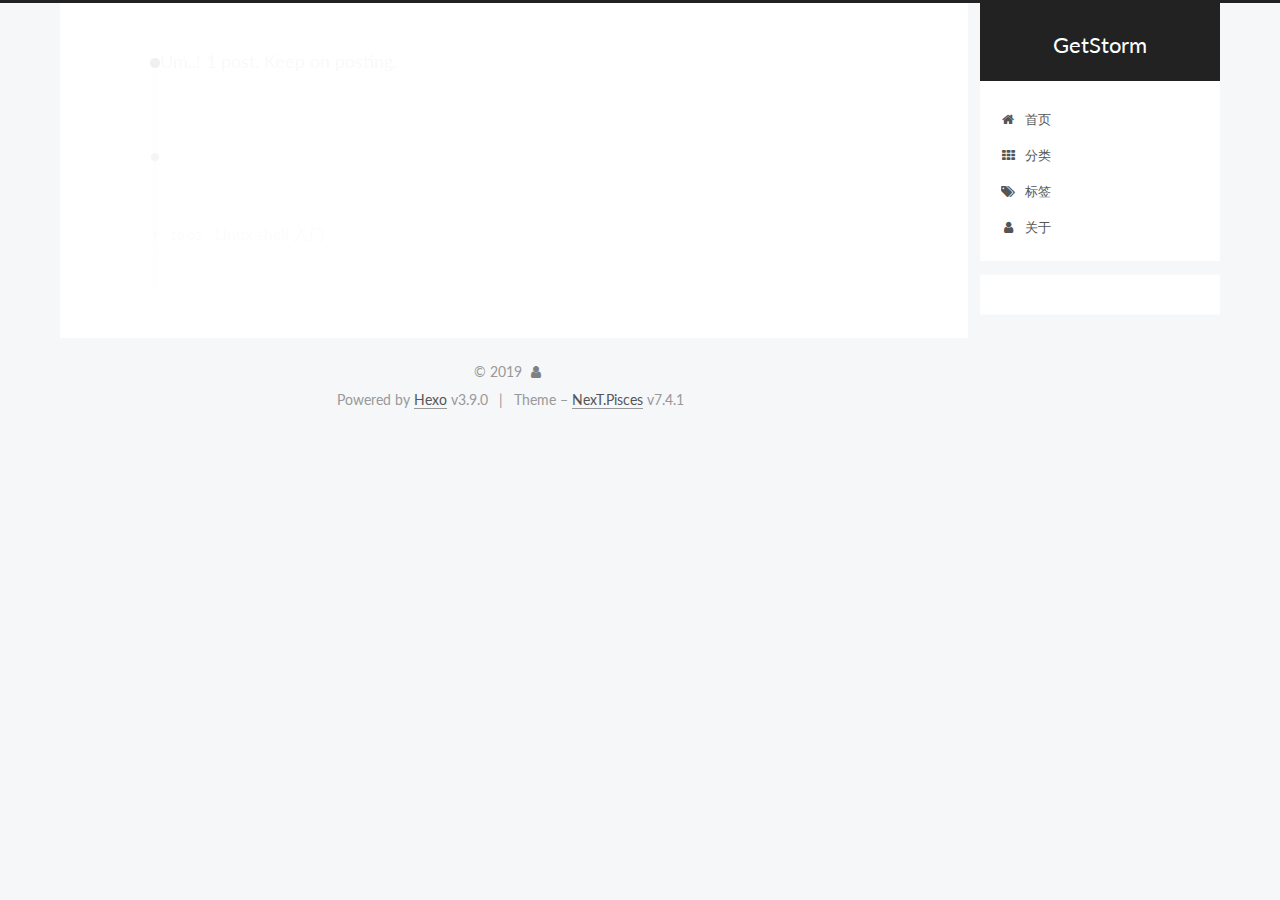
<file: archives/2019/index.html>
<!DOCTYPE html>





<html lang="en">
<head>
  <meta charset="UTF-8">
<meta name="viewport" content="width=device-width, initial-scale=1, maximum-scale=2">
<meta name="theme-color" content="#222">
<meta name="generator" content="Hexo 3.9.0">
  <link rel="apple-touch-icon" sizes="180x180" href="/images/apple-touch-icon-next.png?v=7.4.1">
  <link rel="icon" type="image/png" sizes="32x32" href="/images/favicon-32x32-next.png?v=7.4.1">
  <link rel="icon" type="image/png" sizes="16x16" href="/images/favicon-16x16-next.png?v=7.4.1">
  <link rel="mask-icon" href="/images/logo.svg?v=7.4.1" color="#222">

<link rel="stylesheet" href="/css/main.css?v=7.4.1">

<link rel="stylesheet" href="//fonts.googleapis.com/css?family=Lato:300,300italic,400,400italic,700,700italic&display=swap&subset=latin,latin-ext">
<link rel="stylesheet" href="/lib/font-awesome/css/font-awesome.min.css?v=4.7.0">


<script id="hexo-configurations">
  var NexT = window.NexT || {};
  var CONFIG = {
    root: '/',
    scheme: 'Pisces',
    version: '7.4.1',
    exturl: false,
    sidebar: {"position":"right","display":"post","offset":12,"onmobile":false},
    copycode: {"enable":false,"show_result":false,"style":null},
    back2top: {"enable":true,"sidebar":false,"scrollpercent":false},
    bookmark: {"enable":false,"color":"#222","save":"auto"},
    fancybox: false,
    mediumzoom: false,
    lazyload: false,
    pangu: false,
    algolia: {
      appID: '',
      apiKey: '',
      indexName: '',
      hits: {"per_page":10},
      labels: {"input_placeholder":"Search for Posts","hits_empty":"We didn't find any results for the search: ${query}","hits_stats":"${hits} results found in ${time} ms"}
    },
    localsearch: {"enable":false,"trigger":"auto","top_n_per_article":1,"unescape":false,"preload":false},
    path: '',
    motion: {"enable":true,"async":false,"transition":{"post_block":"fadeIn","post_header":"slideDownIn","post_body":"slideDownIn","coll_header":"slideLeftIn","sidebar":"slideUpIn"}},
    translation: {
      copy_button: 'Copy',
      copy_success: 'Copied',
      copy_failure: 'Copy failed'
    },
    sidebarPadding: 40
  };
</script>

  <meta name="description" content="Hello, Getstorm!">
<meta property="og:type" content="website">
<meta property="og:title" content="GetStorm">
<meta property="og:url" content="http://yoursite.com/archives/2019/index.html">
<meta property="og:site_name" content="GetStorm">
<meta property="og:description" content="Hello, Getstorm!">
<meta property="og:locale" content="en">
<meta name="twitter:card" content="summary">
<meta name="twitter:title" content="GetStorm">
<meta name="twitter:description" content="Hello, Getstorm!">
  <link rel="canonical" href="http://yoursite.com/archives/2019/">


<script id="page-configurations">
  // https://hexo.io/docs/variables.html
  CONFIG.page = {
    sidebar: "",
    isHome: false,
    isPost: false,
    isPage: false,
    isArchive: true
  };
</script>

  <title>Archive | GetStorm</title>
  








  <noscript>
  <style>
  .use-motion .brand,
  .use-motion .menu-item,
  .sidebar-inner,
  .use-motion .post-block,
  .use-motion .pagination,
  .use-motion .comments,
  .use-motion .post-header,
  .use-motion .post-body,
  .use-motion .collection-header { opacity: initial; }

  .use-motion .logo,
  .use-motion .site-title,
  .use-motion .site-subtitle {
    opacity: initial;
    top: initial;
  }

  .use-motion .logo-line-before i { left: initial; }
  .use-motion .logo-line-after i { right: initial; }
  </style>
</noscript>

</head>

<body itemscope itemtype="http://schema.org/WebPage" lang="en">
  <div class="container use-motion">
    <div class="headband"></div>

    <header id="header" class="header" itemscope itemtype="http://schema.org/WPHeader">
      <div class="header-inner"><div class="site-brand-container">
  <div class="site-meta">

    <div>
      <a href="/" class="brand" rel="start">
        <span class="logo-line-before"><i></i></span>
        <span class="site-title">GetStorm</span>
        <span class="logo-line-after"><i></i></span>
      </a>
    </div>
  </div>

  <div class="site-nav-toggle">
    <div class="toggle" aria-label="Toggle navigation bar">
      <span class="toggle-line toggle-line-first"></span>
      <span class="toggle-line toggle-line-middle"></span>
      <span class="toggle-line toggle-line-last"></span>
    </div>
  </div>
</div>


<nav class="site-nav">
  
  <ul id="menu" class="menu">
      
      
      
        
        <li class="menu-item menu-item-首页">
      
    

    <a href="/" rel="section"><i class="fa fa-fw fa-home"></i>首页</a>

  </li>
      
      
      
        
        <li class="menu-item menu-item-分类">
      
    

    <a href="/categories/" rel="section"><i class="fa fa-fw fa-th"></i>分类</a>

  </li>
      
      
      
        
        <li class="menu-item menu-item-标签">
      
    

    <a href="/tags/" rel="section"><i class="fa fa-fw fa-tags"></i>标签</a>

  </li>
      
      
      
        
        <li class="menu-item menu-item-关于">
      
    

    <a href="/about/" rel="section"><i class="fa fa-fw fa-user"></i>关于</a>

  </li>
  </ul>

</nav>
</div>
    </header>

    
  <div class="back-to-top">
    <i class="fa fa-arrow-up"></i>
    <span>0%</span>
  </div>


    <main id="main" class="main">
      <div class="main-inner">
        <div class="content-wrap">
            

  
    
    
  
    
    
  
    
    
  
    
    
  
  

          <div id="content" class="content">
            

  
  
  
  <div class="post-block archive">
    <div id="posts" class="posts-collapse">
      <div class="collection-title">
        
        
        
          
        
        <span class="collection-header">Um..! 1 post. Keep on posting.</span>
      </div>
      

      

  
  

  
    
    <div class="collection-year">
      <h1 class="collection-header">2019</h1>
    </div>
  

  <article itemscope itemtype="http://schema.org/Article">
    <header class="post-header">

      <div class="post-meta">
        <time itemprop="dateCreated"
              datetime="2019-10-02T18:16:29+08:00"
              content="2019-10-02">
          10-02
        </time>
      </div>

      <h2 class="post-title">
        
          <a class="post-title-link" href="/2019/10/02/Linux-shell-入门/" itemprop="url">
            <span itemprop="name">Linux shell 入门</span>
          </a>
        
      </h2>

    </header>
  </article>




    </div>
  </div>
  
  
  

  



          </div>
          

        </div>
          
  
  <div class="toggle sidebar-toggle">
    <span class="toggle-line toggle-line-first"></span>
    <span class="toggle-line toggle-line-middle"></span>
    <span class="toggle-line toggle-line-last"></span>
  </div>

  <aside class="sidebar">
    <div class="sidebar-inner">

      <ul class="sidebar-nav motion-element">
        <li class="sidebar-nav-toc">
          Table of Contents
        </li>
        <li class="sidebar-nav-overview">
          Overview
        </li>
      </ul>

      <!--noindex-->
      <div class="post-toc-wrap sidebar-panel">
      </div>
      <!--/noindex-->

      <div class="site-overview-wrap sidebar-panel">
        <div class="site-author motion-element" itemprop="author" itemscope itemtype="http://schema.org/Person">
  <p class="site-author-name" itemprop="name"></p>
  <div class="site-description" itemprop="description">Hello, Getstorm!</div>
</div>
<div class="site-state-wrap motion-element">
  <nav class="site-state">
      <div class="site-state-item site-state-posts">
        
          <a href="/archives">
        
          <span class="site-state-item-count">1</span>
          <span class="site-state-item-name">posts</span>
        </a>
      </div>
    
      
      
      <div class="site-state-item site-state-categories">
        
          
            <a href="/categories/">
          
        
        <span class="site-state-item-count">1</span>
        <span class="site-state-item-name">categories</span>
        </a>
      </div>
    
      
      
      <div class="site-state-item site-state-tags">
        
          
            <a href="/tags/">
          
        
        <span class="site-state-item-count">1</span>
        <span class="site-state-item-name">tags</span>
        </a>
      </div>
    
  </nav>
</div>
  <div class="links-of-author motion-element">
      <span class="links-of-author-item">
      
      
        
      
      
        
      
        <a href="https://github.com/getstorm" title="GitHub &rarr; https://github.com/getstorm" rel="noopener" target="_blank"><i class="fa fa-fw fa-github"></i>GitHub</a>
      </span>
    
      <span class="links-of-author-item">
      
      
        
      
      
        
      
        <a href="mailto:getstorm@163.com" title="E-Mail &rarr; mailto:getstorm@163.com" rel="noopener" target="_blank"><i class="fa fa-fw fa-envelope"></i>E-Mail</a>
      </span>
    
  </div>



      </div>

    </div>
  </aside>
  <div id="sidebar-dimmer"></div>


      </div>
    </main>

    <footer id="footer" class="footer">
      <div class="footer-inner">
        <div class="copyright">&copy; <span itemprop="copyrightYear">2019</span>
  <span class="with-love" id="animate">
    <i class="fa fa-user"></i>
  </span>
  <span class="author" itemprop="copyrightHolder"></span>
</div>
  <div class="powered-by">Powered by <a href="https://hexo.io" class="theme-link" rel="noopener" target="_blank">Hexo</a> v3.9.0</div>
  <span class="post-meta-divider">|</span>
  <div class="theme-info">Theme – <a href="https://theme-next.org" class="theme-link" rel="noopener" target="_blank">NexT.Pisces</a> v7.4.1</div>

        












        
      </div>
    </footer>
  </div>

  
  <script src="/lib/anime.min.js?v=3.1.0"></script>
  <script src="/lib/velocity/velocity.min.js?v=1.2.1"></script>
  <script src="/lib/velocity/velocity.ui.min.js?v=1.2.1"></script>
<script src="/js/utils.js?v=7.4.1"></script><script src="/js/motion.js?v=7.4.1"></script>
<script src="/js/schemes/pisces.js?v=7.4.1"></script>
<script src="/js/next-boot.js?v=7.4.1"></script>



  





















  

  

  

</body>
</html>
</file>
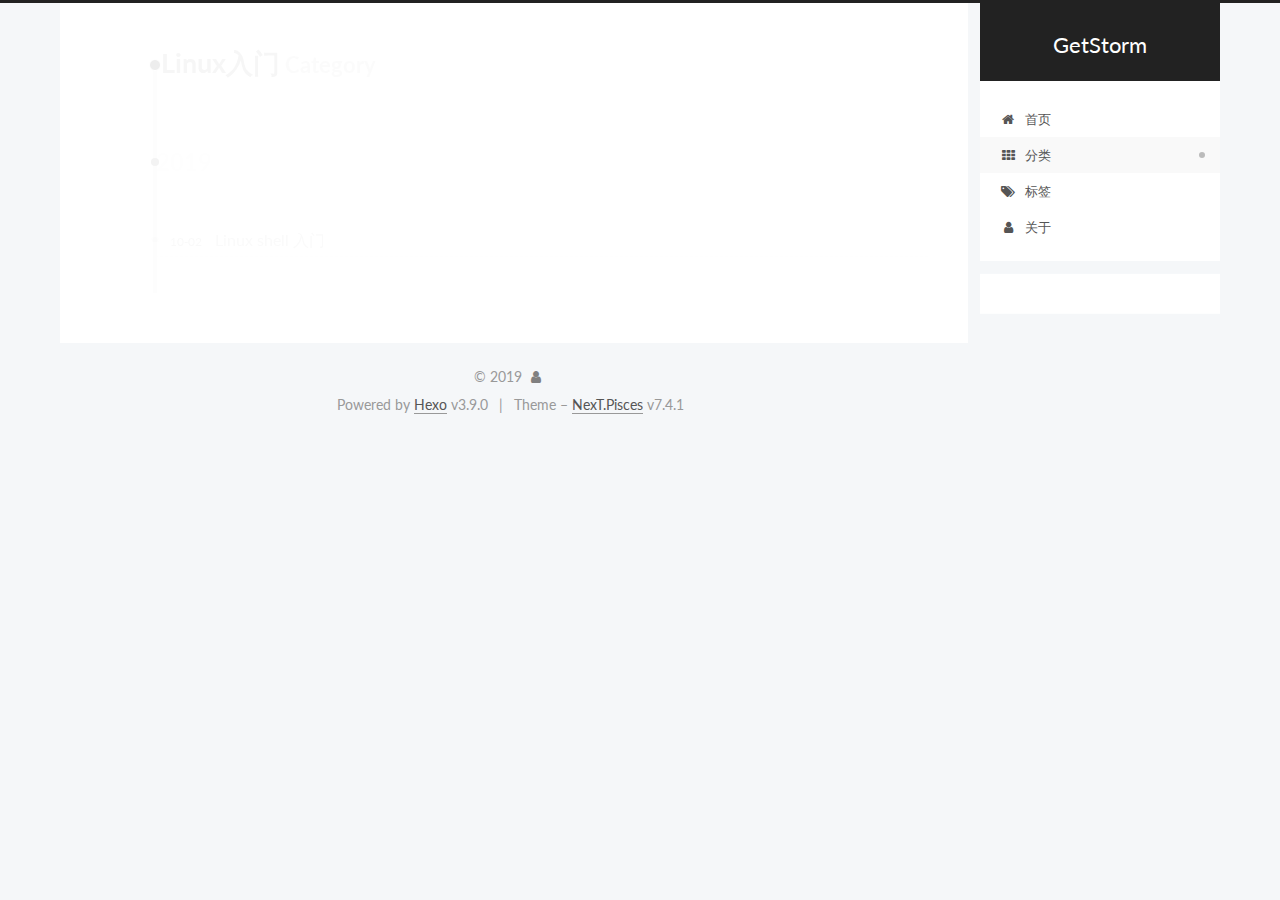
<file: categories/Linux入门/index.html>
<!DOCTYPE html>





<html lang="en">
<head>
  <meta charset="UTF-8">
<meta name="viewport" content="width=device-width, initial-scale=1, maximum-scale=2">
<meta name="theme-color" content="#222">
<meta name="generator" content="Hexo 3.9.0">
  <link rel="apple-touch-icon" sizes="180x180" href="/images/apple-touch-icon-next.png?v=7.4.1">
  <link rel="icon" type="image/png" sizes="32x32" href="/images/favicon-32x32-next.png?v=7.4.1">
  <link rel="icon" type="image/png" sizes="16x16" href="/images/favicon-16x16-next.png?v=7.4.1">
  <link rel="mask-icon" href="/images/logo.svg?v=7.4.1" color="#222">

<link rel="stylesheet" href="/css/main.css?v=7.4.1">

<link rel="stylesheet" href="//fonts.googleapis.com/css?family=Lato:300,300italic,400,400italic,700,700italic&display=swap&subset=latin,latin-ext">
<link rel="stylesheet" href="/lib/font-awesome/css/font-awesome.min.css?v=4.7.0">


<script id="hexo-configurations">
  var NexT = window.NexT || {};
  var CONFIG = {
    root: '/',
    scheme: 'Pisces',
    version: '7.4.1',
    exturl: false,
    sidebar: {"position":"right","display":"post","offset":12,"onmobile":false},
    copycode: {"enable":false,"show_result":false,"style":null},
    back2top: {"enable":true,"sidebar":false,"scrollpercent":false},
    bookmark: {"enable":false,"color":"#222","save":"auto"},
    fancybox: false,
    mediumzoom: false,
    lazyload: false,
    pangu: false,
    algolia: {
      appID: '',
      apiKey: '',
      indexName: '',
      hits: {"per_page":10},
      labels: {"input_placeholder":"Search for Posts","hits_empty":"We didn't find any results for the search: ${query}","hits_stats":"${hits} results found in ${time} ms"}
    },
    localsearch: {"enable":false,"trigger":"auto","top_n_per_article":1,"unescape":false,"preload":false},
    path: '',
    motion: {"enable":true,"async":false,"transition":{"post_block":"fadeIn","post_header":"slideDownIn","post_body":"slideDownIn","coll_header":"slideLeftIn","sidebar":"slideUpIn"}},
    translation: {
      copy_button: 'Copy',
      copy_success: 'Copied',
      copy_failure: 'Copy failed'
    },
    sidebarPadding: 40
  };
</script>

  <meta name="description" content="Hello, Getstorm!">
<meta property="og:type" content="website">
<meta property="og:title" content="GetStorm">
<meta property="og:url" content="http://yoursite.com/categories/Linux入门/index.html">
<meta property="og:site_name" content="GetStorm">
<meta property="og:description" content="Hello, Getstorm!">
<meta property="og:locale" content="en">
<meta name="twitter:card" content="summary">
<meta name="twitter:title" content="GetStorm">
<meta name="twitter:description" content="Hello, Getstorm!">
  <link rel="canonical" href="http://yoursite.com/categories/Linux入门/">


<script id="page-configurations">
  // https://hexo.io/docs/variables.html
  CONFIG.page = {
    sidebar: "",
    isHome: false,
    isPost: false,
    isPage: false,
    isArchive: false
  };
</script>

  <title>Category: Linux入门 | GetStorm</title>
  








  <noscript>
  <style>
  .use-motion .brand,
  .use-motion .menu-item,
  .sidebar-inner,
  .use-motion .post-block,
  .use-motion .pagination,
  .use-motion .comments,
  .use-motion .post-header,
  .use-motion .post-body,
  .use-motion .collection-header { opacity: initial; }

  .use-motion .logo,
  .use-motion .site-title,
  .use-motion .site-subtitle {
    opacity: initial;
    top: initial;
  }

  .use-motion .logo-line-before i { left: initial; }
  .use-motion .logo-line-after i { right: initial; }
  </style>
</noscript>

</head>

<body itemscope itemtype="http://schema.org/WebPage" lang="en">
  <div class="container use-motion">
    <div class="headband"></div>

    <header id="header" class="header" itemscope itemtype="http://schema.org/WPHeader">
      <div class="header-inner"><div class="site-brand-container">
  <div class="site-meta">

    <div>
      <a href="/" class="brand" rel="start">
        <span class="logo-line-before"><i></i></span>
        <span class="site-title">GetStorm</span>
        <span class="logo-line-after"><i></i></span>
      </a>
    </div>
  </div>

  <div class="site-nav-toggle">
    <div class="toggle" aria-label="Toggle navigation bar">
      <span class="toggle-line toggle-line-first"></span>
      <span class="toggle-line toggle-line-middle"></span>
      <span class="toggle-line toggle-line-last"></span>
    </div>
  </div>
</div>


<nav class="site-nav">
  
  <ul id="menu" class="menu">
      
      
      
        
        <li class="menu-item menu-item-首页">
      
    

    <a href="/" rel="section"><i class="fa fa-fw fa-home"></i>首页</a>

  </li>
      
      
      
        
        <li class="menu-item menu-item-分类">
      
    

    <a href="/categories/" rel="section"><i class="fa fa-fw fa-th"></i>分类</a>

  </li>
      
      
      
        
        <li class="menu-item menu-item-标签">
      
    

    <a href="/tags/" rel="section"><i class="fa fa-fw fa-tags"></i>标签</a>

  </li>
      
      
      
        
        <li class="menu-item menu-item-关于">
      
    

    <a href="/about/" rel="section"><i class="fa fa-fw fa-user"></i>关于</a>

  </li>
  </ul>

</nav>
</div>
    </header>

    
  <div class="back-to-top">
    <i class="fa fa-arrow-up"></i>
    <span>0%</span>
  </div>


    <main id="main" class="main">
      <div class="main-inner">
        <div class="content-wrap">
            

  
    
    
  
    
    
  
    
    
  
    
    
  
  

          <div id="content" class="content">
            

  
  
  
  <div class="post-block category">
    <div id="posts" class="posts-collapse">
      <div class="collection-title">
        <h1 class="collection-header">Linux入门<small>Category</small>
        </h1>
      </div>

      

  
  

  
    
    <div class="collection-year">
      <h1 class="collection-header">2019</h1>
    </div>
  

  <article itemscope itemtype="http://schema.org/Article">
    <header class="post-header">

      <div class="post-meta">
        <time itemprop="dateCreated"
              datetime="2019-10-02T18:16:29+08:00"
              content="2019-10-02">
          10-02
        </time>
      </div>

      <h2 class="post-title">
        
          <a class="post-title-link" href="/2019/10/02/Linux-shell-入门/" itemprop="url">
            <span itemprop="name">Linux shell 入门</span>
          </a>
        
      </h2>

    </header>
  </article>



    </div>
  </div>
  
  
  

  



          </div>
          

        </div>
          
  
  <div class="toggle sidebar-toggle">
    <span class="toggle-line toggle-line-first"></span>
    <span class="toggle-line toggle-line-middle"></span>
    <span class="toggle-line toggle-line-last"></span>
  </div>

  <aside class="sidebar">
    <div class="sidebar-inner">

      <ul class="sidebar-nav motion-element">
        <li class="sidebar-nav-toc">
          Table of Contents
        </li>
        <li class="sidebar-nav-overview">
          Overview
        </li>
      </ul>

      <!--noindex-->
      <div class="post-toc-wrap sidebar-panel">
      </div>
      <!--/noindex-->

      <div class="site-overview-wrap sidebar-panel">
        <div class="site-author motion-element" itemprop="author" itemscope itemtype="http://schema.org/Person">
  <p class="site-author-name" itemprop="name"></p>
  <div class="site-description" itemprop="description">Hello, Getstorm!</div>
</div>
<div class="site-state-wrap motion-element">
  <nav class="site-state">
      <div class="site-state-item site-state-posts">
        
          <a href="/archives">
        
          <span class="site-state-item-count">1</span>
          <span class="site-state-item-name">posts</span>
        </a>
      </div>
    
      
      
      <div class="site-state-item site-state-categories">
        
          
            <a href="/categories/">
          
        
        <span class="site-state-item-count">1</span>
        <span class="site-state-item-name">categories</span>
        </a>
      </div>
    
      
      
      <div class="site-state-item site-state-tags">
        
          
            <a href="/tags/">
          
        
        <span class="site-state-item-count">1</span>
        <span class="site-state-item-name">tags</span>
        </a>
      </div>
    
  </nav>
</div>
  <div class="links-of-author motion-element">
      <span class="links-of-author-item">
      
      
        
      
      
        
      
        <a href="https://github.com/getstorm" title="GitHub &rarr; https://github.com/getstorm" rel="noopener" target="_blank"><i class="fa fa-fw fa-github"></i>GitHub</a>
      </span>
    
      <span class="links-of-author-item">
      
      
        
      
      
        
      
        <a href="mailto:getstorm@163.com" title="E-Mail &rarr; mailto:getstorm@163.com" rel="noopener" target="_blank"><i class="fa fa-fw fa-envelope"></i>E-Mail</a>
      </span>
    
  </div>



      </div>

    </div>
  </aside>
  <div id="sidebar-dimmer"></div>


      </div>
    </main>

    <footer id="footer" class="footer">
      <div class="footer-inner">
        <div class="copyright">&copy; <span itemprop="copyrightYear">2019</span>
  <span class="with-love" id="animate">
    <i class="fa fa-user"></i>
  </span>
  <span class="author" itemprop="copyrightHolder"></span>
</div>
  <div class="powered-by">Powered by <a href="https://hexo.io" class="theme-link" rel="noopener" target="_blank">Hexo</a> v3.9.0</div>
  <span class="post-meta-divider">|</span>
  <div class="theme-info">Theme – <a href="https://theme-next.org" class="theme-link" rel="noopener" target="_blank">NexT.Pisces</a> v7.4.1</div>

        












        
      </div>
    </footer>
  </div>

  
  <script src="/lib/anime.min.js?v=3.1.0"></script>
  <script src="/lib/velocity/velocity.min.js?v=1.2.1"></script>
  <script src="/lib/velocity/velocity.ui.min.js?v=1.2.1"></script>
<script src="/js/utils.js?v=7.4.1"></script><script src="/js/motion.js?v=7.4.1"></script>
<script src="/js/schemes/pisces.js?v=7.4.1"></script>
<script src="/js/next-boot.js?v=7.4.1"></script>



  





















  

  

  

</body>
</html>
</file>
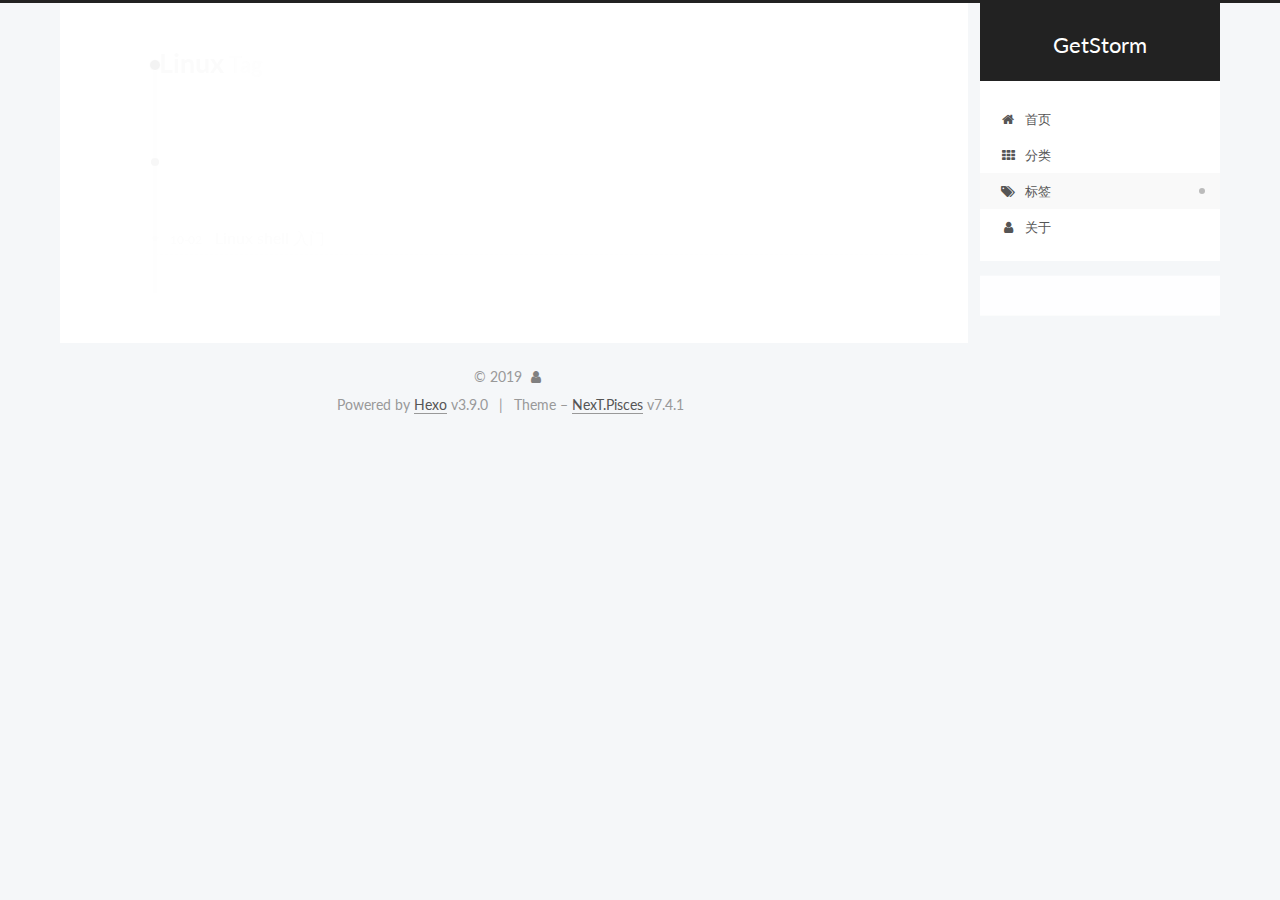
<file: tags/Linux/index.html>
<!DOCTYPE html>





<html lang="en">
<head>
  <meta charset="UTF-8">
<meta name="viewport" content="width=device-width, initial-scale=1, maximum-scale=2">
<meta name="theme-color" content="#222">
<meta name="generator" content="Hexo 3.9.0">
  <link rel="apple-touch-icon" sizes="180x180" href="/images/apple-touch-icon-next.png?v=7.4.1">
  <link rel="icon" type="image/png" sizes="32x32" href="/images/favicon-32x32-next.png?v=7.4.1">
  <link rel="icon" type="image/png" sizes="16x16" href="/images/favicon-16x16-next.png?v=7.4.1">
  <link rel="mask-icon" href="/images/logo.svg?v=7.4.1" color="#222">

<link rel="stylesheet" href="/css/main.css?v=7.4.1">

<link rel="stylesheet" href="//fonts.googleapis.com/css?family=Lato:300,300italic,400,400italic,700,700italic&display=swap&subset=latin,latin-ext">
<link rel="stylesheet" href="/lib/font-awesome/css/font-awesome.min.css?v=4.7.0">


<script id="hexo-configurations">
  var NexT = window.NexT || {};
  var CONFIG = {
    root: '/',
    scheme: 'Pisces',
    version: '7.4.1',
    exturl: false,
    sidebar: {"position":"right","display":"post","offset":12,"onmobile":false},
    copycode: {"enable":false,"show_result":false,"style":null},
    back2top: {"enable":true,"sidebar":false,"scrollpercent":false},
    bookmark: {"enable":false,"color":"#222","save":"auto"},
    fancybox: false,
    mediumzoom: false,
    lazyload: false,
    pangu: false,
    algolia: {
      appID: '',
      apiKey: '',
      indexName: '',
      hits: {"per_page":10},
      labels: {"input_placeholder":"Search for Posts","hits_empty":"We didn't find any results for the search: ${query}","hits_stats":"${hits} results found in ${time} ms"}
    },
    localsearch: {"enable":false,"trigger":"auto","top_n_per_article":1,"unescape":false,"preload":false},
    path: '',
    motion: {"enable":true,"async":false,"transition":{"post_block":"fadeIn","post_header":"slideDownIn","post_body":"slideDownIn","coll_header":"slideLeftIn","sidebar":"slideUpIn"}},
    translation: {
      copy_button: 'Copy',
      copy_success: 'Copied',
      copy_failure: 'Copy failed'
    },
    sidebarPadding: 40
  };
</script>

  <meta name="description" content="Hello, Getstorm!">
<meta property="og:type" content="website">
<meta property="og:title" content="GetStorm">
<meta property="og:url" content="http://yoursite.com/tags/Linux/index.html">
<meta property="og:site_name" content="GetStorm">
<meta property="og:description" content="Hello, Getstorm!">
<meta property="og:locale" content="en">
<meta name="twitter:card" content="summary">
<meta name="twitter:title" content="GetStorm">
<meta name="twitter:description" content="Hello, Getstorm!">
  <link rel="canonical" href="http://yoursite.com/tags/Linux/">


<script id="page-configurations">
  // https://hexo.io/docs/variables.html
  CONFIG.page = {
    sidebar: "",
    isHome: false,
    isPost: false,
    isPage: false,
    isArchive: false
  };
</script>

  <title>Tag: Linux | GetStorm</title>
  








  <noscript>
  <style>
  .use-motion .brand,
  .use-motion .menu-item,
  .sidebar-inner,
  .use-motion .post-block,
  .use-motion .pagination,
  .use-motion .comments,
  .use-motion .post-header,
  .use-motion .post-body,
  .use-motion .collection-header { opacity: initial; }

  .use-motion .logo,
  .use-motion .site-title,
  .use-motion .site-subtitle {
    opacity: initial;
    top: initial;
  }

  .use-motion .logo-line-before i { left: initial; }
  .use-motion .logo-line-after i { right: initial; }
  </style>
</noscript>

</head>

<body itemscope itemtype="http://schema.org/WebPage" lang="en">
  <div class="container use-motion">
    <div class="headband"></div>

    <header id="header" class="header" itemscope itemtype="http://schema.org/WPHeader">
      <div class="header-inner"><div class="site-brand-container">
  <div class="site-meta">

    <div>
      <a href="/" class="brand" rel="start">
        <span class="logo-line-before"><i></i></span>
        <span class="site-title">GetStorm</span>
        <span class="logo-line-after"><i></i></span>
      </a>
    </div>
  </div>

  <div class="site-nav-toggle">
    <div class="toggle" aria-label="Toggle navigation bar">
      <span class="toggle-line toggle-line-first"></span>
      <span class="toggle-line toggle-line-middle"></span>
      <span class="toggle-line toggle-line-last"></span>
    </div>
  </div>
</div>


<nav class="site-nav">
  
  <ul id="menu" class="menu">
      
      
      
        
        <li class="menu-item menu-item-首页">
      
    

    <a href="/" rel="section"><i class="fa fa-fw fa-home"></i>首页</a>

  </li>
      
      
      
        
        <li class="menu-item menu-item-分类">
      
    

    <a href="/categories/" rel="section"><i class="fa fa-fw fa-th"></i>分类</a>

  </li>
      
      
      
        
        <li class="menu-item menu-item-标签">
      
    

    <a href="/tags/" rel="section"><i class="fa fa-fw fa-tags"></i>标签</a>

  </li>
      
      
      
        
        <li class="menu-item menu-item-关于">
      
    

    <a href="/about/" rel="section"><i class="fa fa-fw fa-user"></i>关于</a>

  </li>
  </ul>

</nav>
</div>
    </header>

    
  <div class="back-to-top">
    <i class="fa fa-arrow-up"></i>
    <span>0%</span>
  </div>


    <main id="main" class="main">
      <div class="main-inner">
        <div class="content-wrap">
            

  
    
    
  
    
    
  
    
    
  
    
    
  
  

          <div id="content" class="content">
            

  
  
  
  <div class="post-block tag">
    <div id="posts" class="posts-collapse">
      <div class="collection-title">
        <h1 class="collection-header">Linux<small>Tag</small>
        </h1>
      </div>

      

  
  

  
    
    <div class="collection-year">
      <h1 class="collection-header">2019</h1>
    </div>
  

  <article itemscope itemtype="http://schema.org/Article">
    <header class="post-header">

      <div class="post-meta">
        <time itemprop="dateCreated"
              datetime="2019-10-02T18:16:29+08:00"
              content="2019-10-02">
          10-02
        </time>
      </div>

      <h2 class="post-title">
        
          <a class="post-title-link" href="/2019/10/02/Linux-shell-入门/" itemprop="url">
            <span itemprop="name">Linux shell 入门</span>
          </a>
        
      </h2>

    </header>
  </article>



    </div>
  </div>
  
  
  

  



          </div>
          

        </div>
          
  
  <div class="toggle sidebar-toggle">
    <span class="toggle-line toggle-line-first"></span>
    <span class="toggle-line toggle-line-middle"></span>
    <span class="toggle-line toggle-line-last"></span>
  </div>

  <aside class="sidebar">
    <div class="sidebar-inner">

      <ul class="sidebar-nav motion-element">
        <li class="sidebar-nav-toc">
          Table of Contents
        </li>
        <li class="sidebar-nav-overview">
          Overview
        </li>
      </ul>

      <!--noindex-->
      <div class="post-toc-wrap sidebar-panel">
      </div>
      <!--/noindex-->

      <div class="site-overview-wrap sidebar-panel">
        <div class="site-author motion-element" itemprop="author" itemscope itemtype="http://schema.org/Person">
  <p class="site-author-name" itemprop="name"></p>
  <div class="site-description" itemprop="description">Hello, Getstorm!</div>
</div>
<div class="site-state-wrap motion-element">
  <nav class="site-state">
      <div class="site-state-item site-state-posts">
        
          <a href="/archives">
        
          <span class="site-state-item-count">1</span>
          <span class="site-state-item-name">posts</span>
        </a>
      </div>
    
      
      
      <div class="site-state-item site-state-categories">
        
          
            <a href="/categories/">
          
        
        <span class="site-state-item-count">1</span>
        <span class="site-state-item-name">categories</span>
        </a>
      </div>
    
      
      
      <div class="site-state-item site-state-tags">
        
          
            <a href="/tags/">
          
        
        <span class="site-state-item-count">1</span>
        <span class="site-state-item-name">tags</span>
        </a>
      </div>
    
  </nav>
</div>
  <div class="links-of-author motion-element">
      <span class="links-of-author-item">
      
      
        
      
      
        
      
        <a href="https://github.com/getstorm" title="GitHub &rarr; https://github.com/getstorm" rel="noopener" target="_blank"><i class="fa fa-fw fa-github"></i>GitHub</a>
      </span>
    
      <span class="links-of-author-item">
      
      
        
      
      
        
      
        <a href="mailto:getstorm@163.com" title="E-Mail &rarr; mailto:getstorm@163.com" rel="noopener" target="_blank"><i class="fa fa-fw fa-envelope"></i>E-Mail</a>
      </span>
    
  </div>



      </div>

    </div>
  </aside>
  <div id="sidebar-dimmer"></div>


      </div>
    </main>

    <footer id="footer" class="footer">
      <div class="footer-inner">
        <div class="copyright">&copy; <span itemprop="copyrightYear">2019</span>
  <span class="with-love" id="animate">
    <i class="fa fa-user"></i>
  </span>
  <span class="author" itemprop="copyrightHolder"></span>
</div>
  <div class="powered-by">Powered by <a href="https://hexo.io" class="theme-link" rel="noopener" target="_blank">Hexo</a> v3.9.0</div>
  <span class="post-meta-divider">|</span>
  <div class="theme-info">Theme – <a href="https://theme-next.org" class="theme-link" rel="noopener" target="_blank">NexT.Pisces</a> v7.4.1</div>

        












        
      </div>
    </footer>
  </div>

  
  <script src="/lib/anime.min.js?v=3.1.0"></script>
  <script src="/lib/velocity/velocity.min.js?v=1.2.1"></script>
  <script src="/lib/velocity/velocity.ui.min.js?v=1.2.1"></script>
<script src="/js/utils.js?v=7.4.1"></script><script src="/js/motion.js?v=7.4.1"></script>
<script src="/js/schemes/pisces.js?v=7.4.1"></script>
<script src="/js/next-boot.js?v=7.4.1"></script>



  





















  

  

  

</body>
</html>
</file>
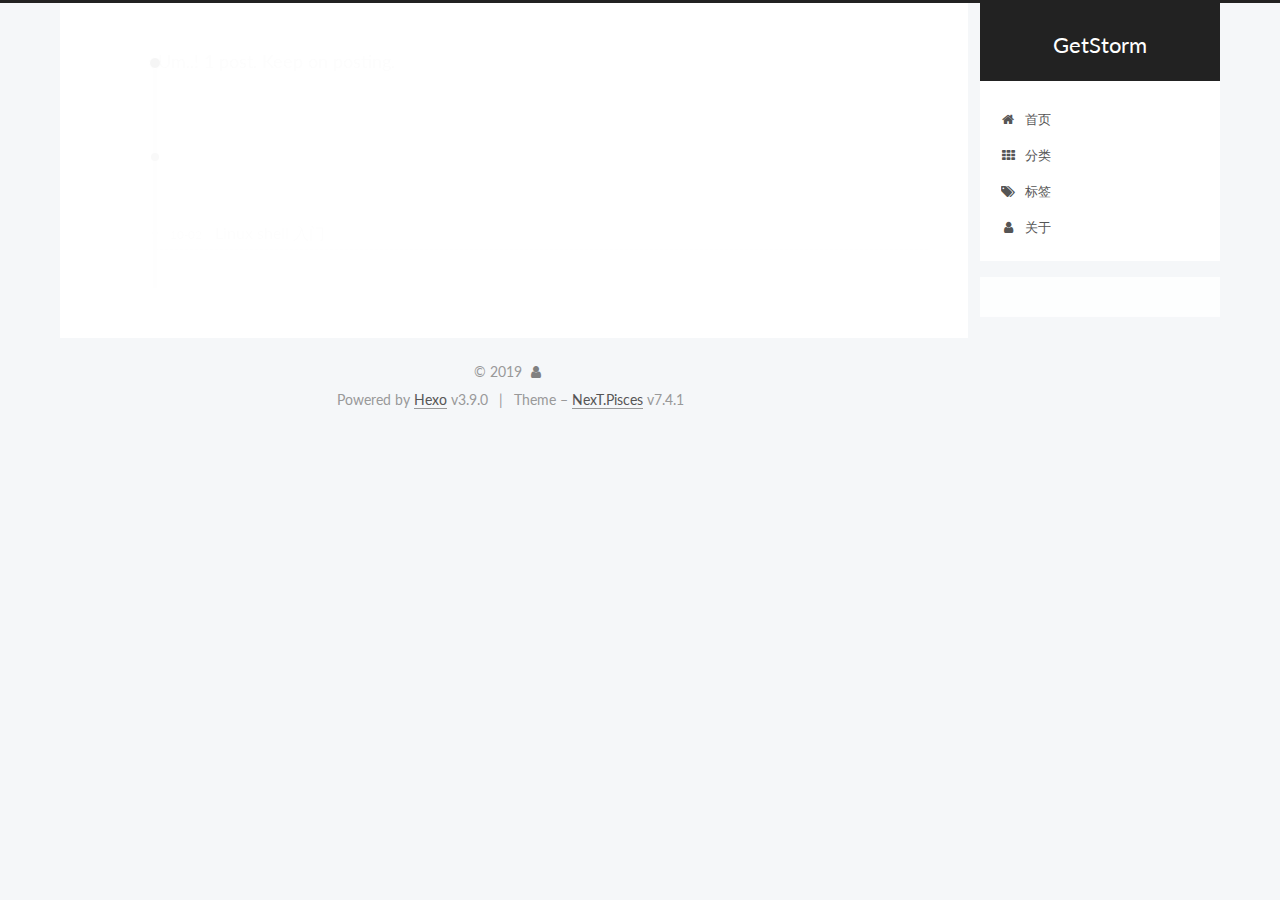
<file: archives/2019/10/index.html>
<!DOCTYPE html>





<html lang="en">
<head>
  <meta charset="UTF-8">
<meta name="viewport" content="width=device-width, initial-scale=1, maximum-scale=2">
<meta name="theme-color" content="#222">
<meta name="generator" content="Hexo 3.9.0">
  <link rel="apple-touch-icon" sizes="180x180" href="/images/apple-touch-icon-next.png?v=7.4.1">
  <link rel="icon" type="image/png" sizes="32x32" href="/images/favicon-32x32-next.png?v=7.4.1">
  <link rel="icon" type="image/png" sizes="16x16" href="/images/favicon-16x16-next.png?v=7.4.1">
  <link rel="mask-icon" href="/images/logo.svg?v=7.4.1" color="#222">

<link rel="stylesheet" href="/css/main.css?v=7.4.1">

<link rel="stylesheet" href="//fonts.googleapis.com/css?family=Lato:300,300italic,400,400italic,700,700italic&display=swap&subset=latin,latin-ext">
<link rel="stylesheet" href="/lib/font-awesome/css/font-awesome.min.css?v=4.7.0">


<script id="hexo-configurations">
  var NexT = window.NexT || {};
  var CONFIG = {
    root: '/',
    scheme: 'Pisces',
    version: '7.4.1',
    exturl: false,
    sidebar: {"position":"right","display":"post","offset":12,"onmobile":false},
    copycode: {"enable":false,"show_result":false,"style":null},
    back2top: {"enable":true,"sidebar":false,"scrollpercent":false},
    bookmark: {"enable":false,"color":"#222","save":"auto"},
    fancybox: false,
    mediumzoom: false,
    lazyload: false,
    pangu: false,
    algolia: {
      appID: '',
      apiKey: '',
      indexName: '',
      hits: {"per_page":10},
      labels: {"input_placeholder":"Search for Posts","hits_empty":"We didn't find any results for the search: ${query}","hits_stats":"${hits} results found in ${time} ms"}
    },
    localsearch: {"enable":false,"trigger":"auto","top_n_per_article":1,"unescape":false,"preload":false},
    path: '',
    motion: {"enable":true,"async":false,"transition":{"post_block":"fadeIn","post_header":"slideDownIn","post_body":"slideDownIn","coll_header":"slideLeftIn","sidebar":"slideUpIn"}},
    translation: {
      copy_button: 'Copy',
      copy_success: 'Copied',
      copy_failure: 'Copy failed'
    },
    sidebarPadding: 40
  };
</script>

  <meta name="description" content="Hello, Getstorm!">
<meta property="og:type" content="website">
<meta property="og:title" content="GetStorm">
<meta property="og:url" content="http://yoursite.com/archives/2019/10/index.html">
<meta property="og:site_name" content="GetStorm">
<meta property="og:description" content="Hello, Getstorm!">
<meta property="og:locale" content="en">
<meta name="twitter:card" content="summary">
<meta name="twitter:title" content="GetStorm">
<meta name="twitter:description" content="Hello, Getstorm!">
  <link rel="canonical" href="http://yoursite.com/archives/2019/10/">


<script id="page-configurations">
  // https://hexo.io/docs/variables.html
  CONFIG.page = {
    sidebar: "",
    isHome: false,
    isPost: false,
    isPage: false,
    isArchive: true
  };
</script>

  <title>Archive | GetStorm</title>
  








  <noscript>
  <style>
  .use-motion .brand,
  .use-motion .menu-item,
  .sidebar-inner,
  .use-motion .post-block,
  .use-motion .pagination,
  .use-motion .comments,
  .use-motion .post-header,
  .use-motion .post-body,
  .use-motion .collection-header { opacity: initial; }

  .use-motion .logo,
  .use-motion .site-title,
  .use-motion .site-subtitle {
    opacity: initial;
    top: initial;
  }

  .use-motion .logo-line-before i { left: initial; }
  .use-motion .logo-line-after i { right: initial; }
  </style>
</noscript>

</head>

<body itemscope itemtype="http://schema.org/WebPage" lang="en">
  <div class="container use-motion">
    <div class="headband"></div>

    <header id="header" class="header" itemscope itemtype="http://schema.org/WPHeader">
      <div class="header-inner"><div class="site-brand-container">
  <div class="site-meta">

    <div>
      <a href="/" class="brand" rel="start">
        <span class="logo-line-before"><i></i></span>
        <span class="site-title">GetStorm</span>
        <span class="logo-line-after"><i></i></span>
      </a>
    </div>
  </div>

  <div class="site-nav-toggle">
    <div class="toggle" aria-label="Toggle navigation bar">
      <span class="toggle-line toggle-line-first"></span>
      <span class="toggle-line toggle-line-middle"></span>
      <span class="toggle-line toggle-line-last"></span>
    </div>
  </div>
</div>


<nav class="site-nav">
  
  <ul id="menu" class="menu">
      
      
      
        
        <li class="menu-item menu-item-首页">
      
    

    <a href="/" rel="section"><i class="fa fa-fw fa-home"></i>首页</a>

  </li>
      
      
      
        
        <li class="menu-item menu-item-分类">
      
    

    <a href="/categories/" rel="section"><i class="fa fa-fw fa-th"></i>分类</a>

  </li>
      
      
      
        
        <li class="menu-item menu-item-标签">
      
    

    <a href="/tags/" rel="section"><i class="fa fa-fw fa-tags"></i>标签</a>

  </li>
      
      
      
        
        <li class="menu-item menu-item-关于">
      
    

    <a href="/about/" rel="section"><i class="fa fa-fw fa-user"></i>关于</a>

  </li>
  </ul>

</nav>
</div>
    </header>

    
  <div class="back-to-top">
    <i class="fa fa-arrow-up"></i>
    <span>0%</span>
  </div>


    <main id="main" class="main">
      <div class="main-inner">
        <div class="content-wrap">
            

  
    
    
  
    
    
  
    
    
  
    
    
  
  

          <div id="content" class="content">
            

  
  
  
  <div class="post-block archive">
    <div id="posts" class="posts-collapse">
      <div class="collection-title">
        
        
        
          
        
        <span class="collection-header">Um..! 1 post. Keep on posting.</span>
      </div>
      

      

  
  

  
    
    <div class="collection-year">
      <h1 class="collection-header">2019</h1>
    </div>
  

  <article itemscope itemtype="http://schema.org/Article">
    <header class="post-header">

      <div class="post-meta">
        <time itemprop="dateCreated"
              datetime="2019-10-02T18:16:29+08:00"
              content="2019-10-02">
          10-02
        </time>
      </div>

      <h2 class="post-title">
        
          <a class="post-title-link" href="/2019/10/02/Linux-shell-入门/" itemprop="url">
            <span itemprop="name">Linux shell 入门</span>
          </a>
        
      </h2>

    </header>
  </article>




    </div>
  </div>
  
  
  

  



          </div>
          

        </div>
          
  
  <div class="toggle sidebar-toggle">
    <span class="toggle-line toggle-line-first"></span>
    <span class="toggle-line toggle-line-middle"></span>
    <span class="toggle-line toggle-line-last"></span>
  </div>

  <aside class="sidebar">
    <div class="sidebar-inner">

      <ul class="sidebar-nav motion-element">
        <li class="sidebar-nav-toc">
          Table of Contents
        </li>
        <li class="sidebar-nav-overview">
          Overview
        </li>
      </ul>

      <!--noindex-->
      <div class="post-toc-wrap sidebar-panel">
      </div>
      <!--/noindex-->

      <div class="site-overview-wrap sidebar-panel">
        <div class="site-author motion-element" itemprop="author" itemscope itemtype="http://schema.org/Person">
  <p class="site-author-name" itemprop="name"></p>
  <div class="site-description" itemprop="description">Hello, Getstorm!</div>
</div>
<div class="site-state-wrap motion-element">
  <nav class="site-state">
      <div class="site-state-item site-state-posts">
        
          <a href="/archives">
        
          <span class="site-state-item-count">1</span>
          <span class="site-state-item-name">posts</span>
        </a>
      </div>
    
      
      
      <div class="site-state-item site-state-categories">
        
          
            <a href="/categories/">
          
        
        <span class="site-state-item-count">1</span>
        <span class="site-state-item-name">categories</span>
        </a>
      </div>
    
      
      
      <div class="site-state-item site-state-tags">
        
          
            <a href="/tags/">
          
        
        <span class="site-state-item-count">1</span>
        <span class="site-state-item-name">tags</span>
        </a>
      </div>
    
  </nav>
</div>
  <div class="links-of-author motion-element">
      <span class="links-of-author-item">
      
      
        
      
      
        
      
        <a href="https://github.com/getstorm" title="GitHub &rarr; https://github.com/getstorm" rel="noopener" target="_blank"><i class="fa fa-fw fa-github"></i>GitHub</a>
      </span>
    
      <span class="links-of-author-item">
      
      
        
      
      
        
      
        <a href="mailto:getstorm@163.com" title="E-Mail &rarr; mailto:getstorm@163.com" rel="noopener" target="_blank"><i class="fa fa-fw fa-envelope"></i>E-Mail</a>
      </span>
    
  </div>



      </div>

    </div>
  </aside>
  <div id="sidebar-dimmer"></div>


      </div>
    </main>

    <footer id="footer" class="footer">
      <div class="footer-inner">
        <div class="copyright">&copy; <span itemprop="copyrightYear">2019</span>
  <span class="with-love" id="animate">
    <i class="fa fa-user"></i>
  </span>
  <span class="author" itemprop="copyrightHolder"></span>
</div>
  <div class="powered-by">Powered by <a href="https://hexo.io" class="theme-link" rel="noopener" target="_blank">Hexo</a> v3.9.0</div>
  <span class="post-meta-divider">|</span>
  <div class="theme-info">Theme – <a href="https://theme-next.org" class="theme-link" rel="noopener" target="_blank">NexT.Pisces</a> v7.4.1</div>

        












        
      </div>
    </footer>
  </div>

  
  <script src="/lib/anime.min.js?v=3.1.0"></script>
  <script src="/lib/velocity/velocity.min.js?v=1.2.1"></script>
  <script src="/lib/velocity/velocity.ui.min.js?v=1.2.1"></script>
<script src="/js/utils.js?v=7.4.1"></script><script src="/js/motion.js?v=7.4.1"></script>
<script src="/js/schemes/pisces.js?v=7.4.1"></script>
<script src="/js/next-boot.js?v=7.4.1"></script>



  





















  

  

  

</body>
</html>
</file>
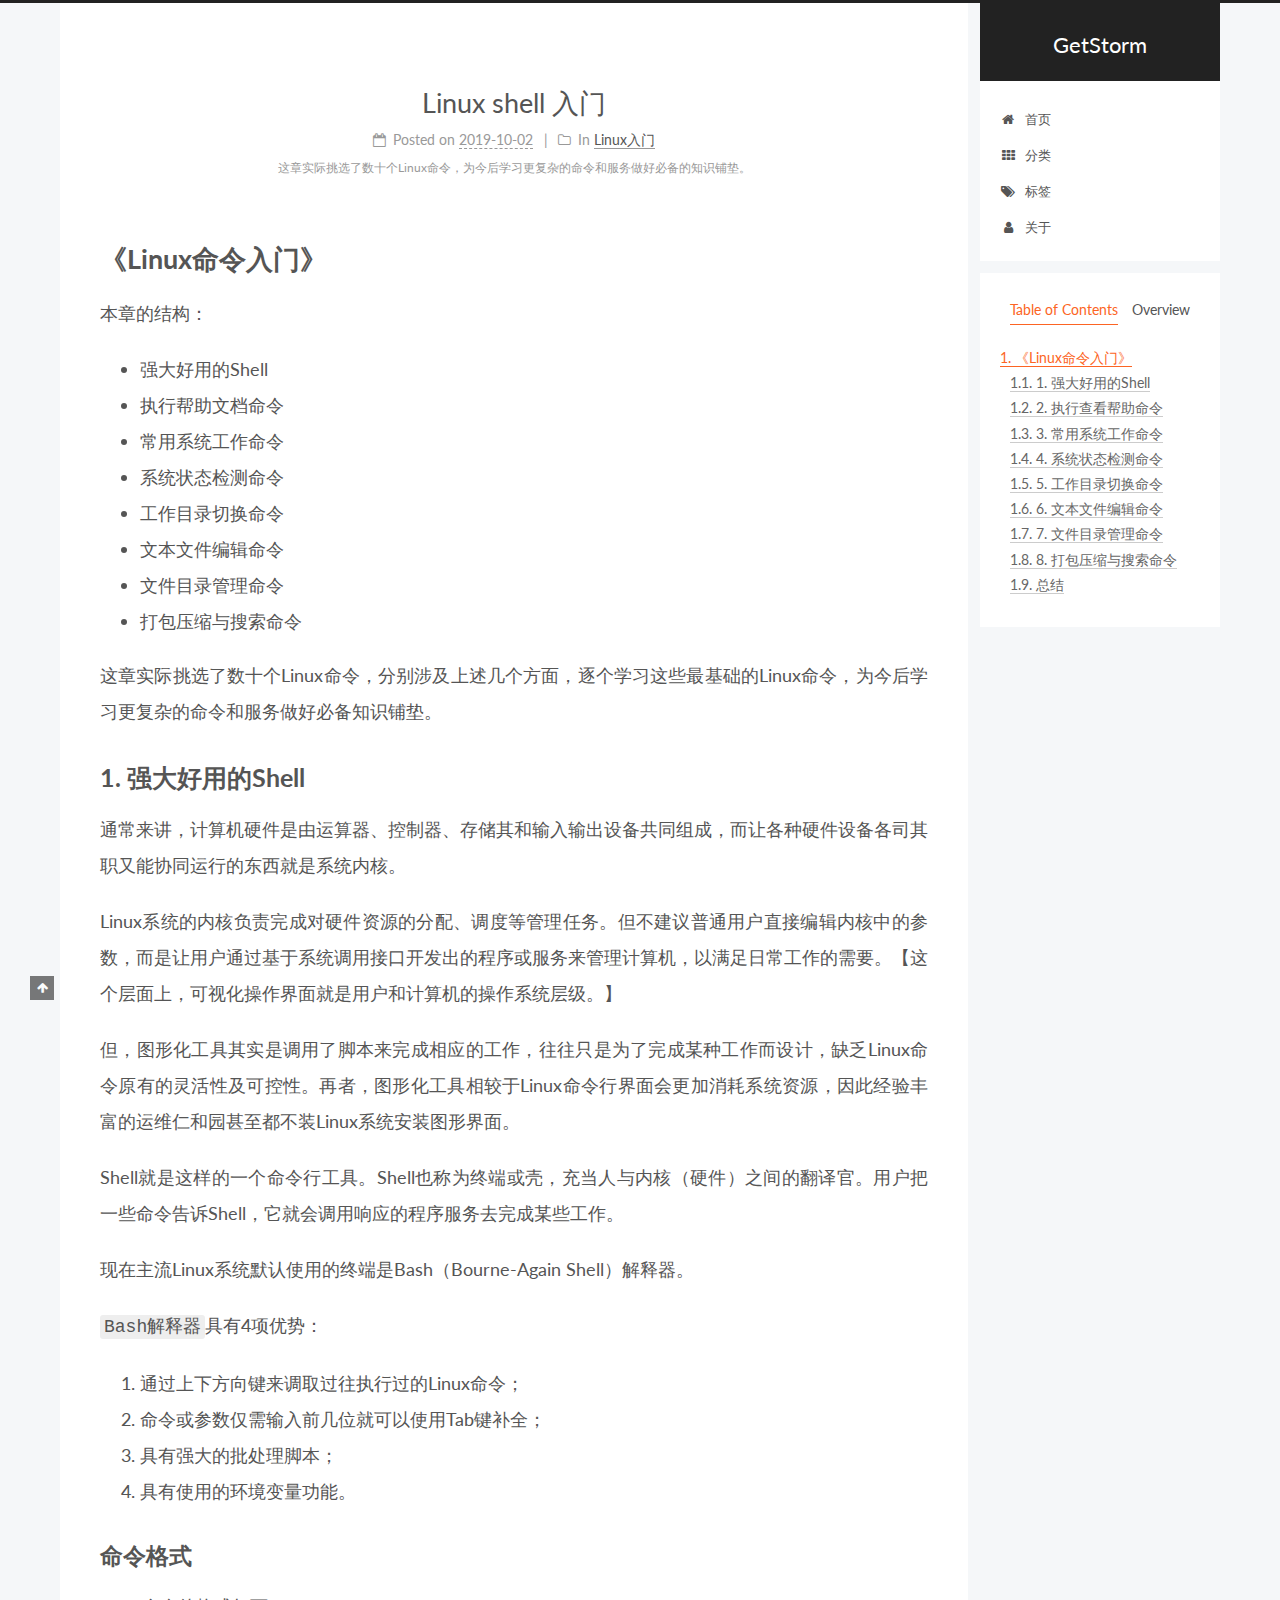
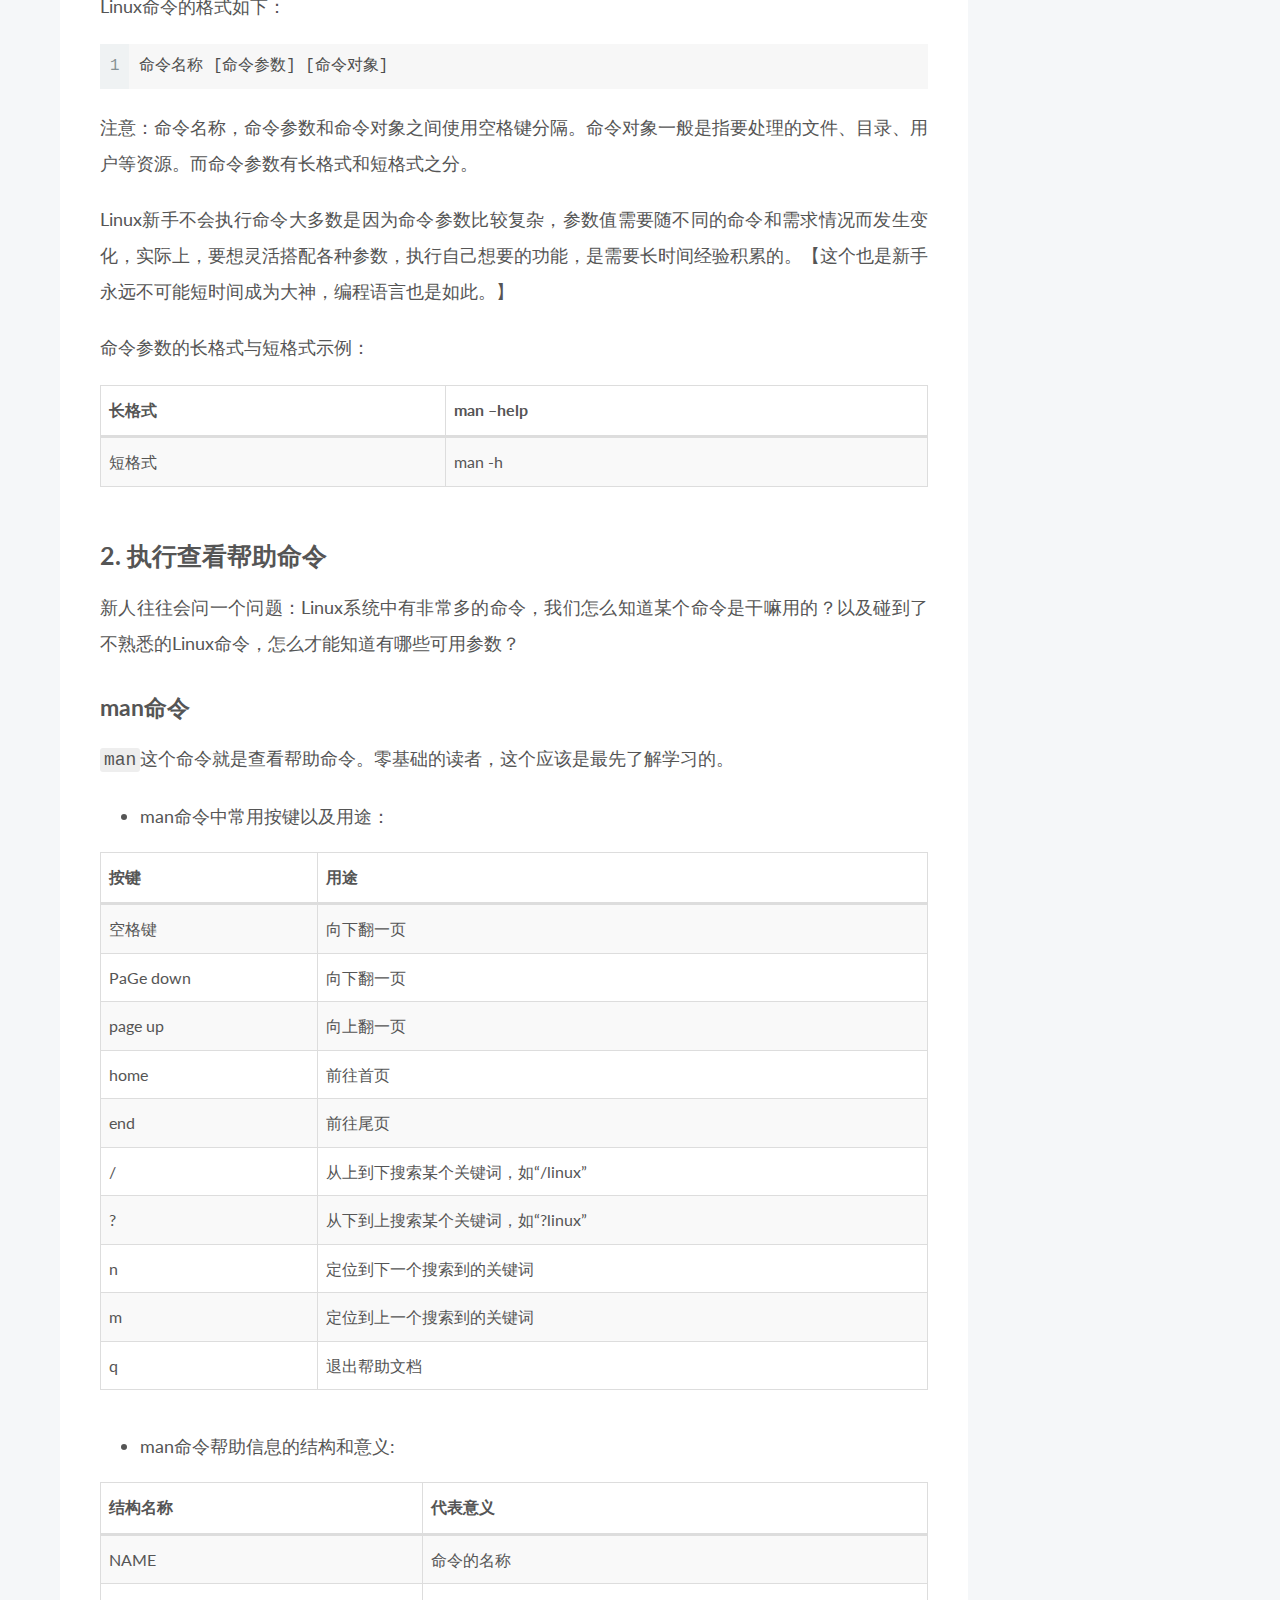
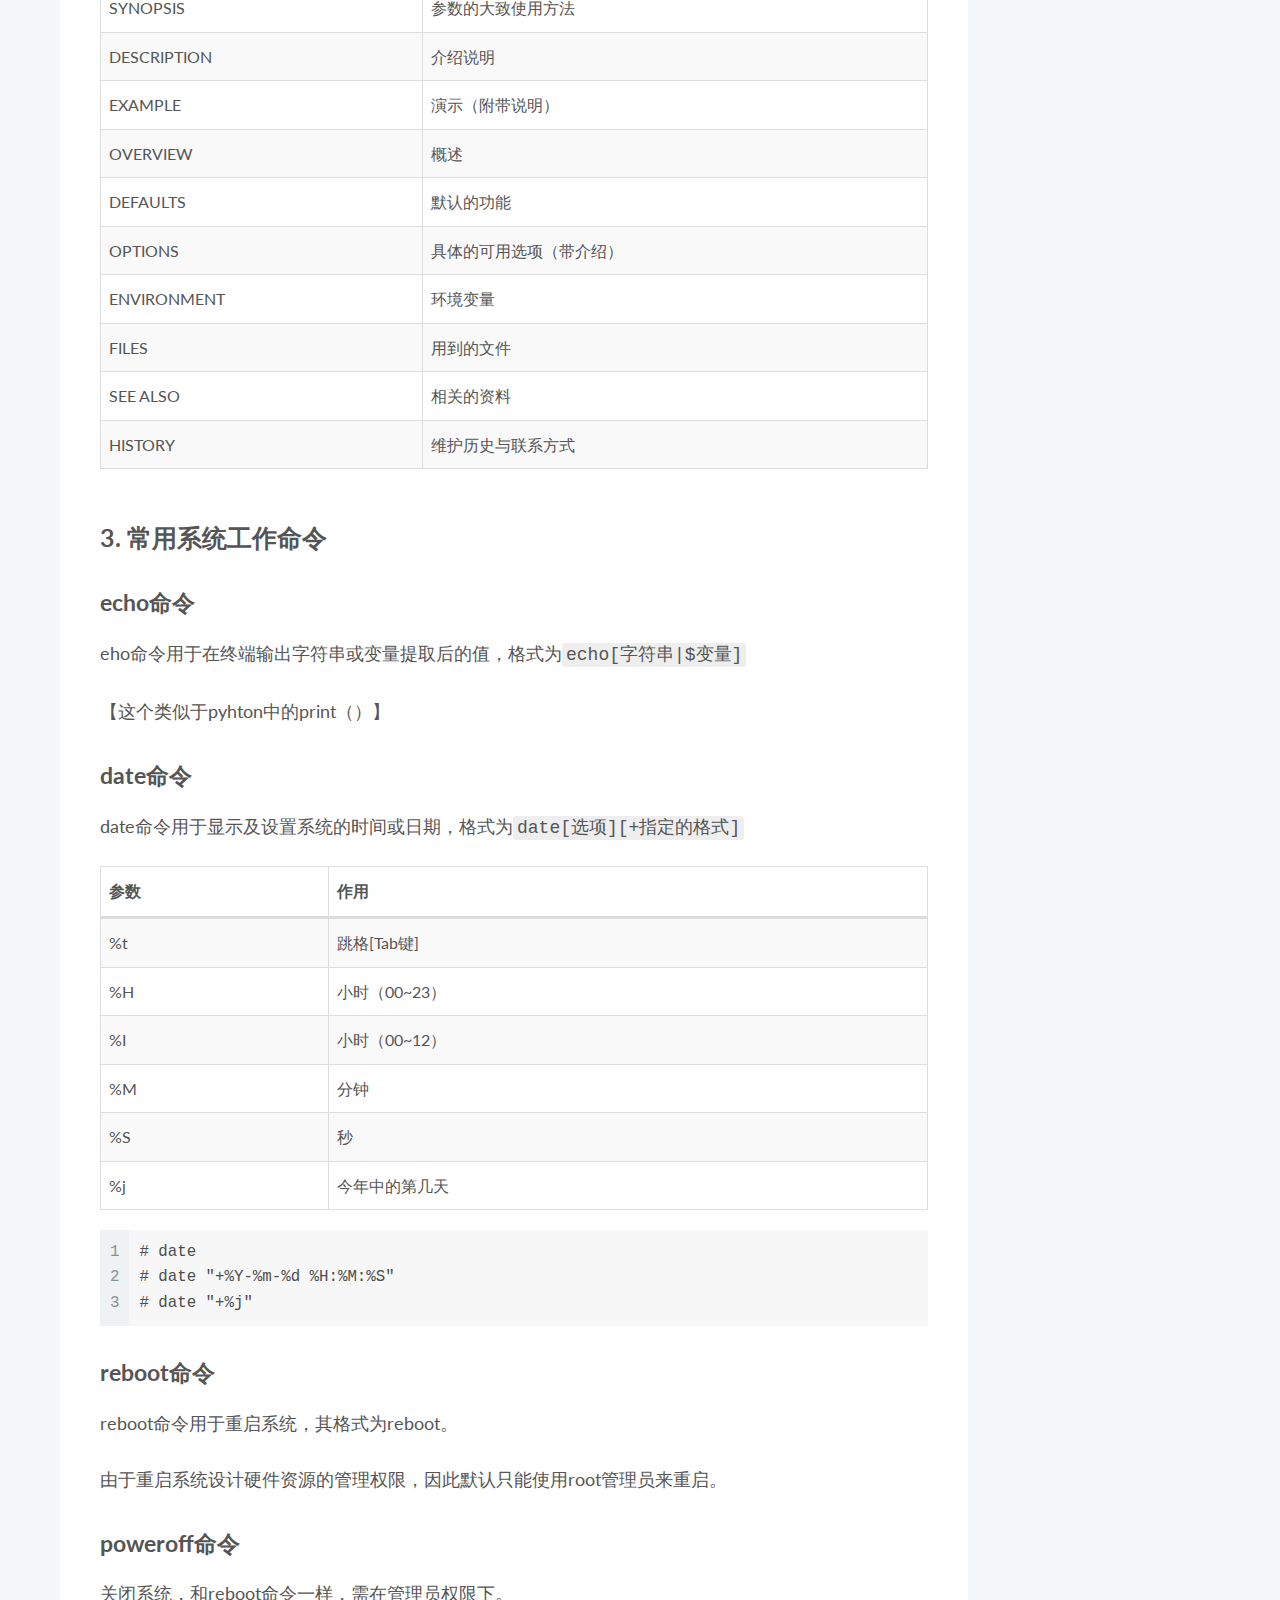
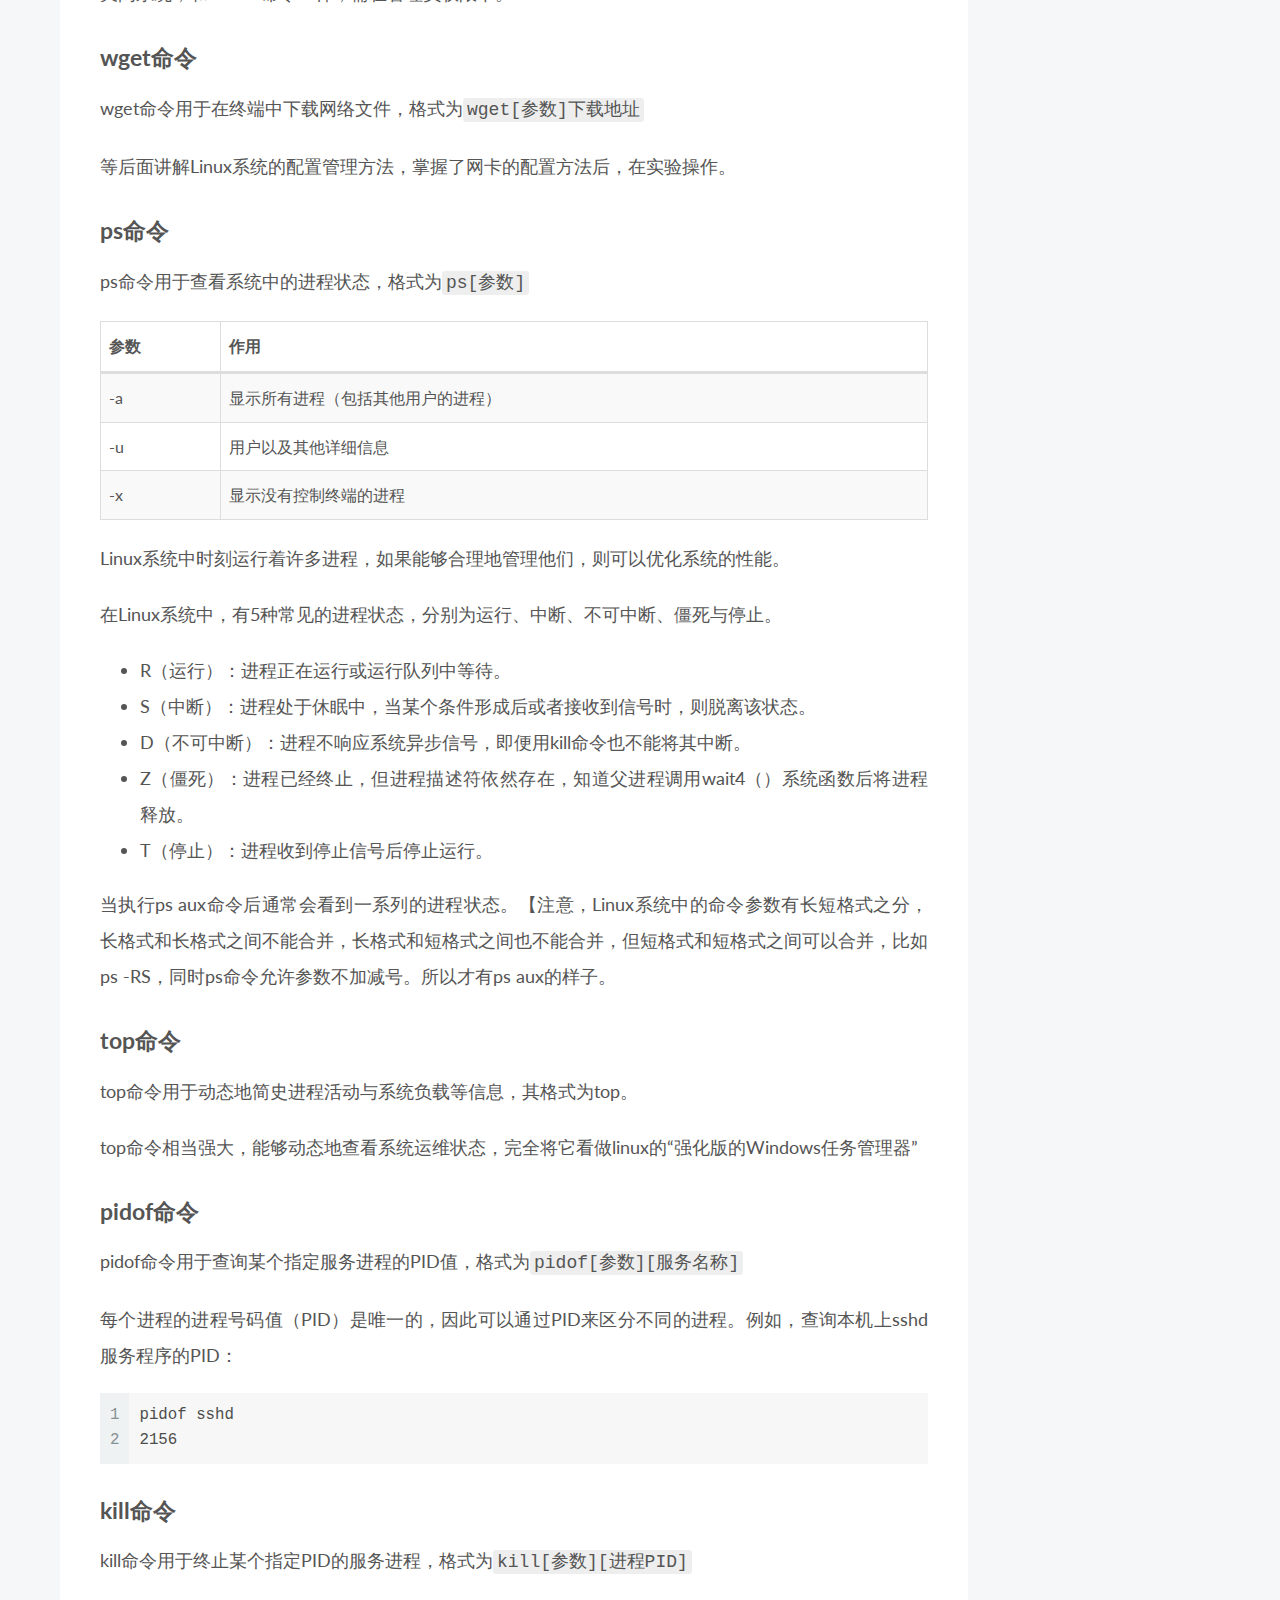
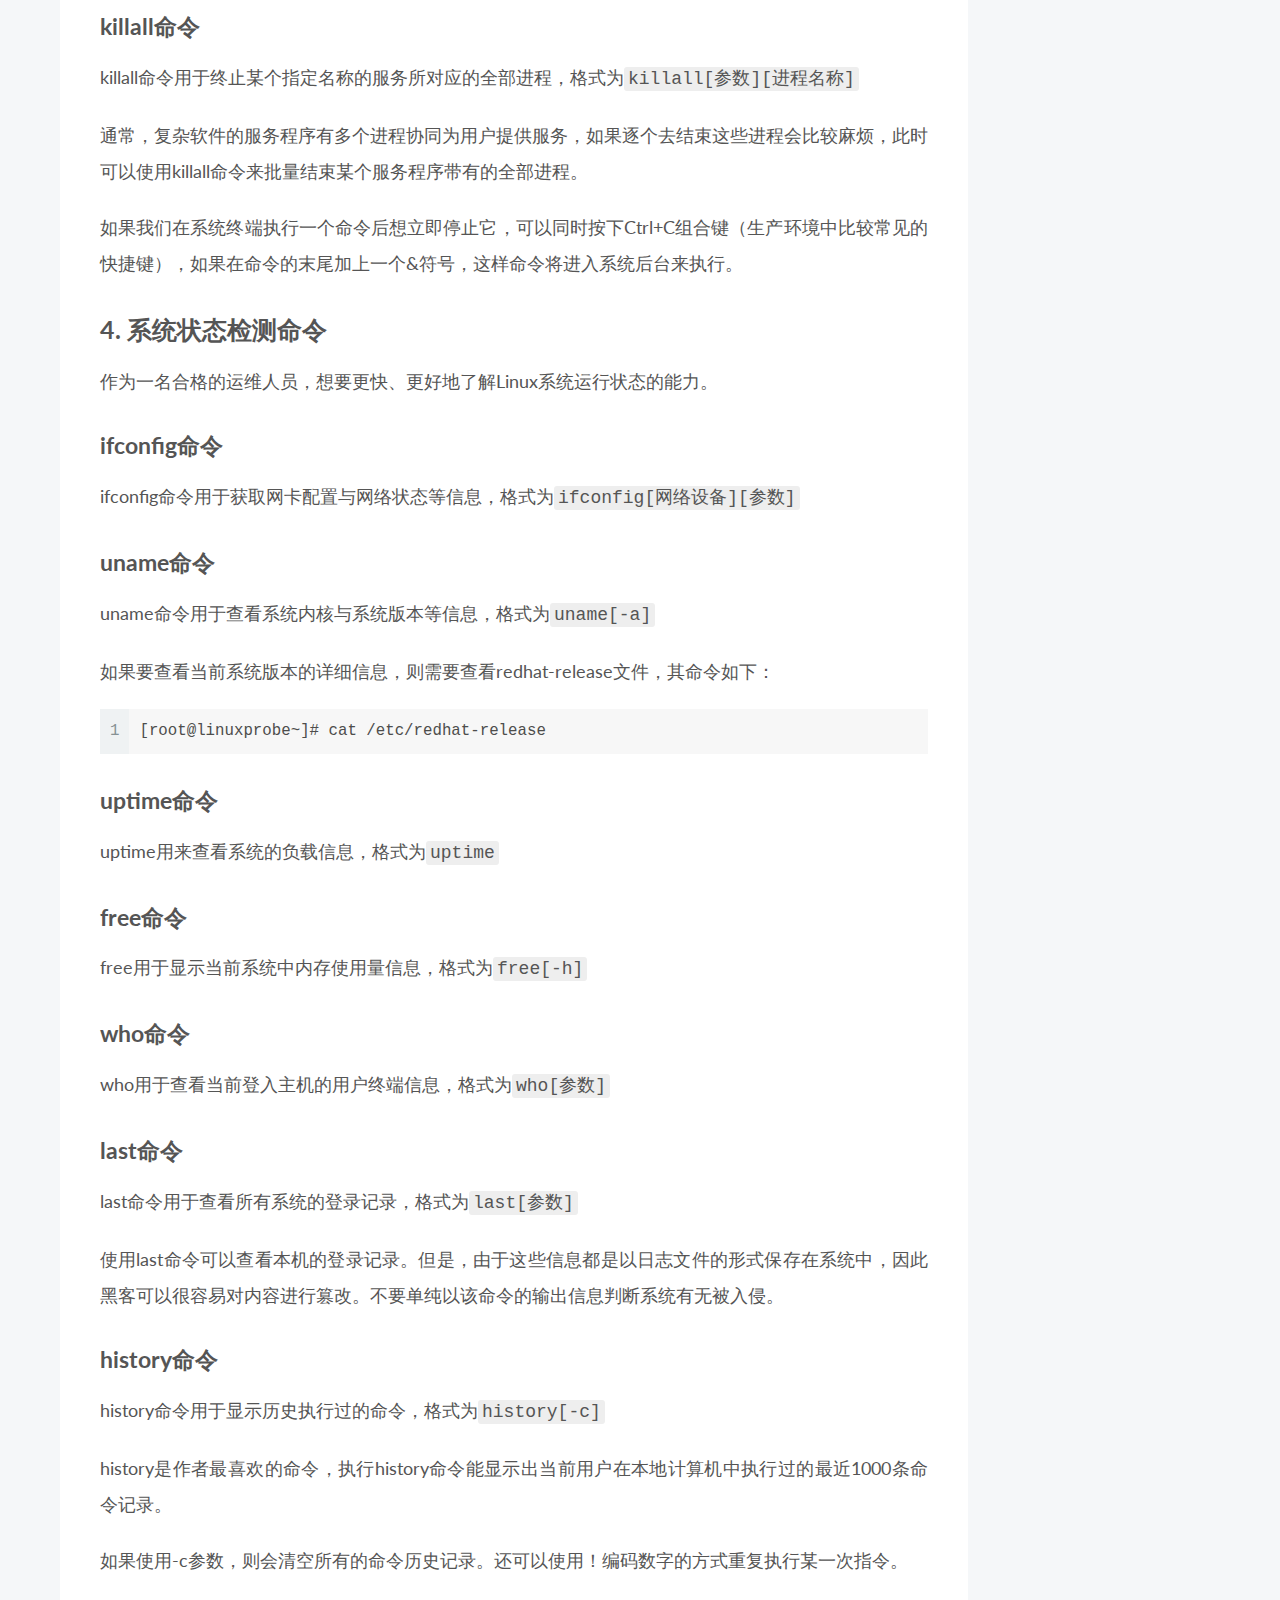
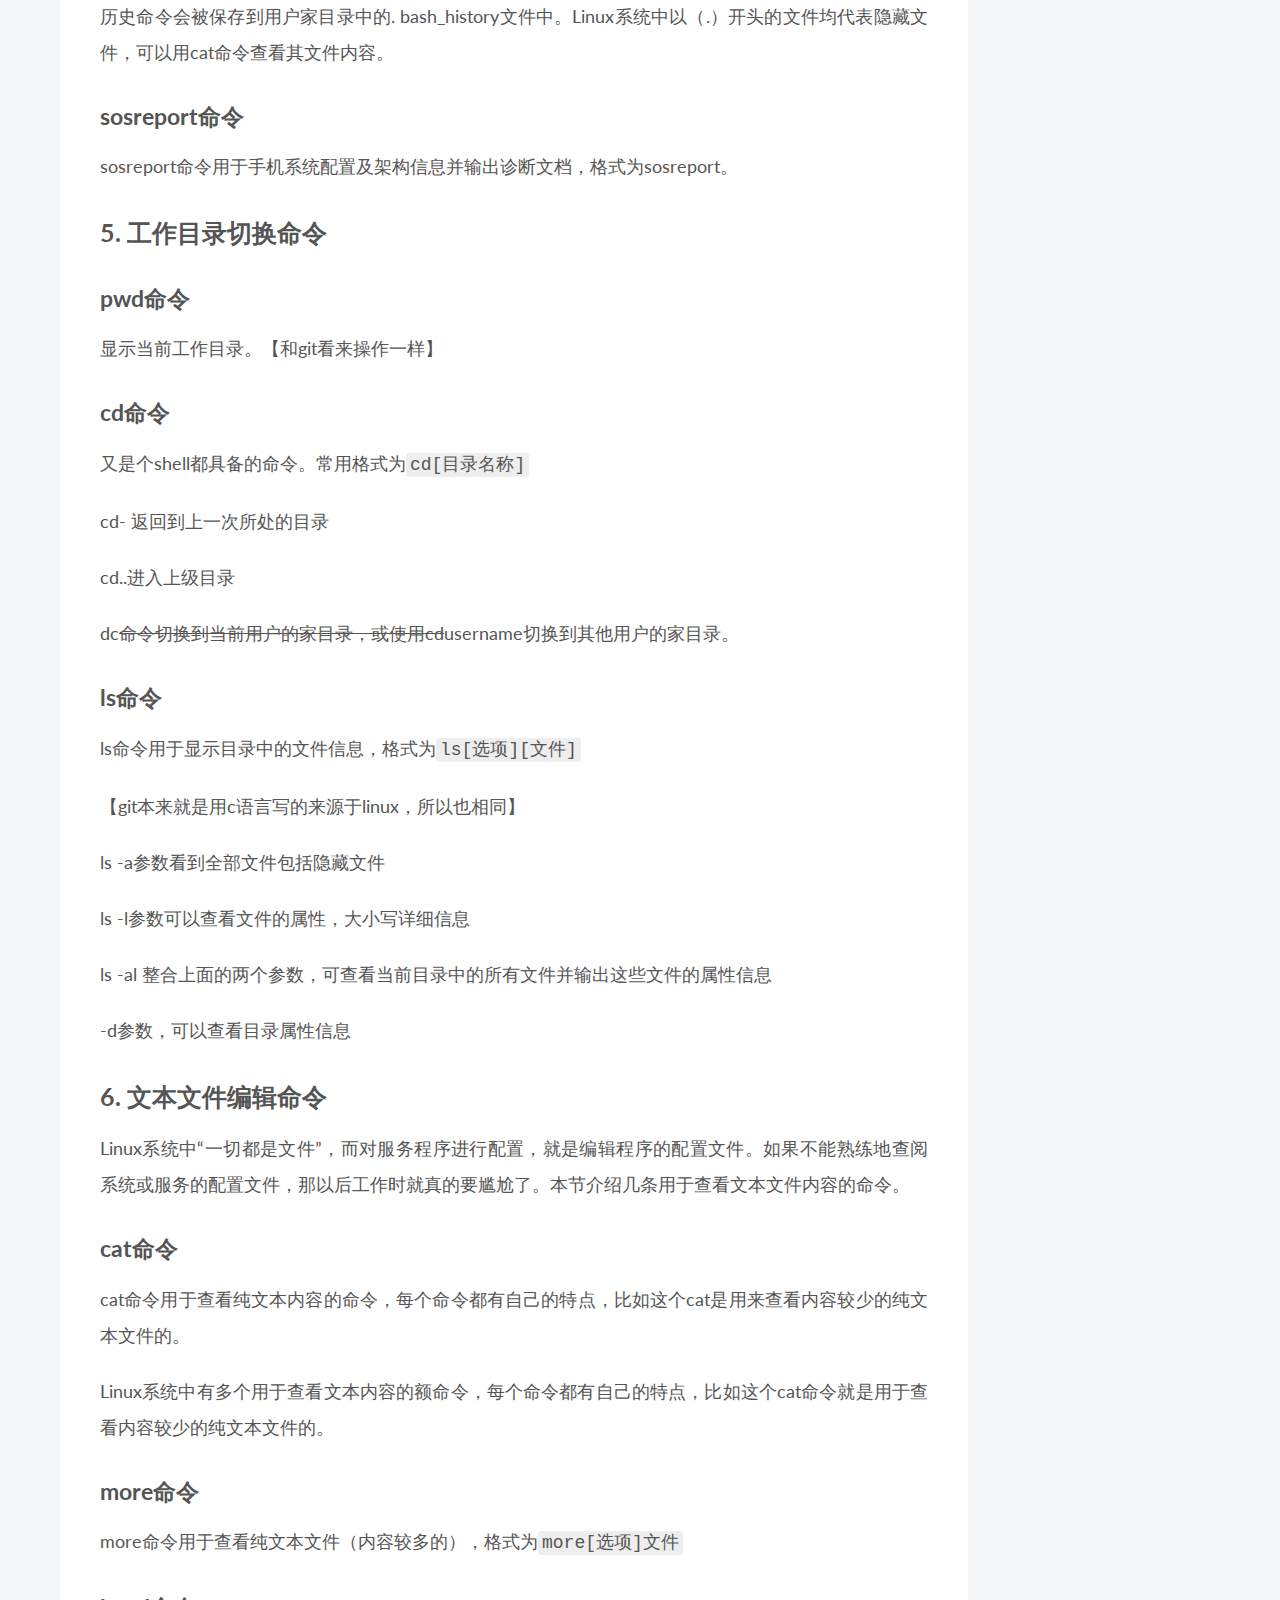
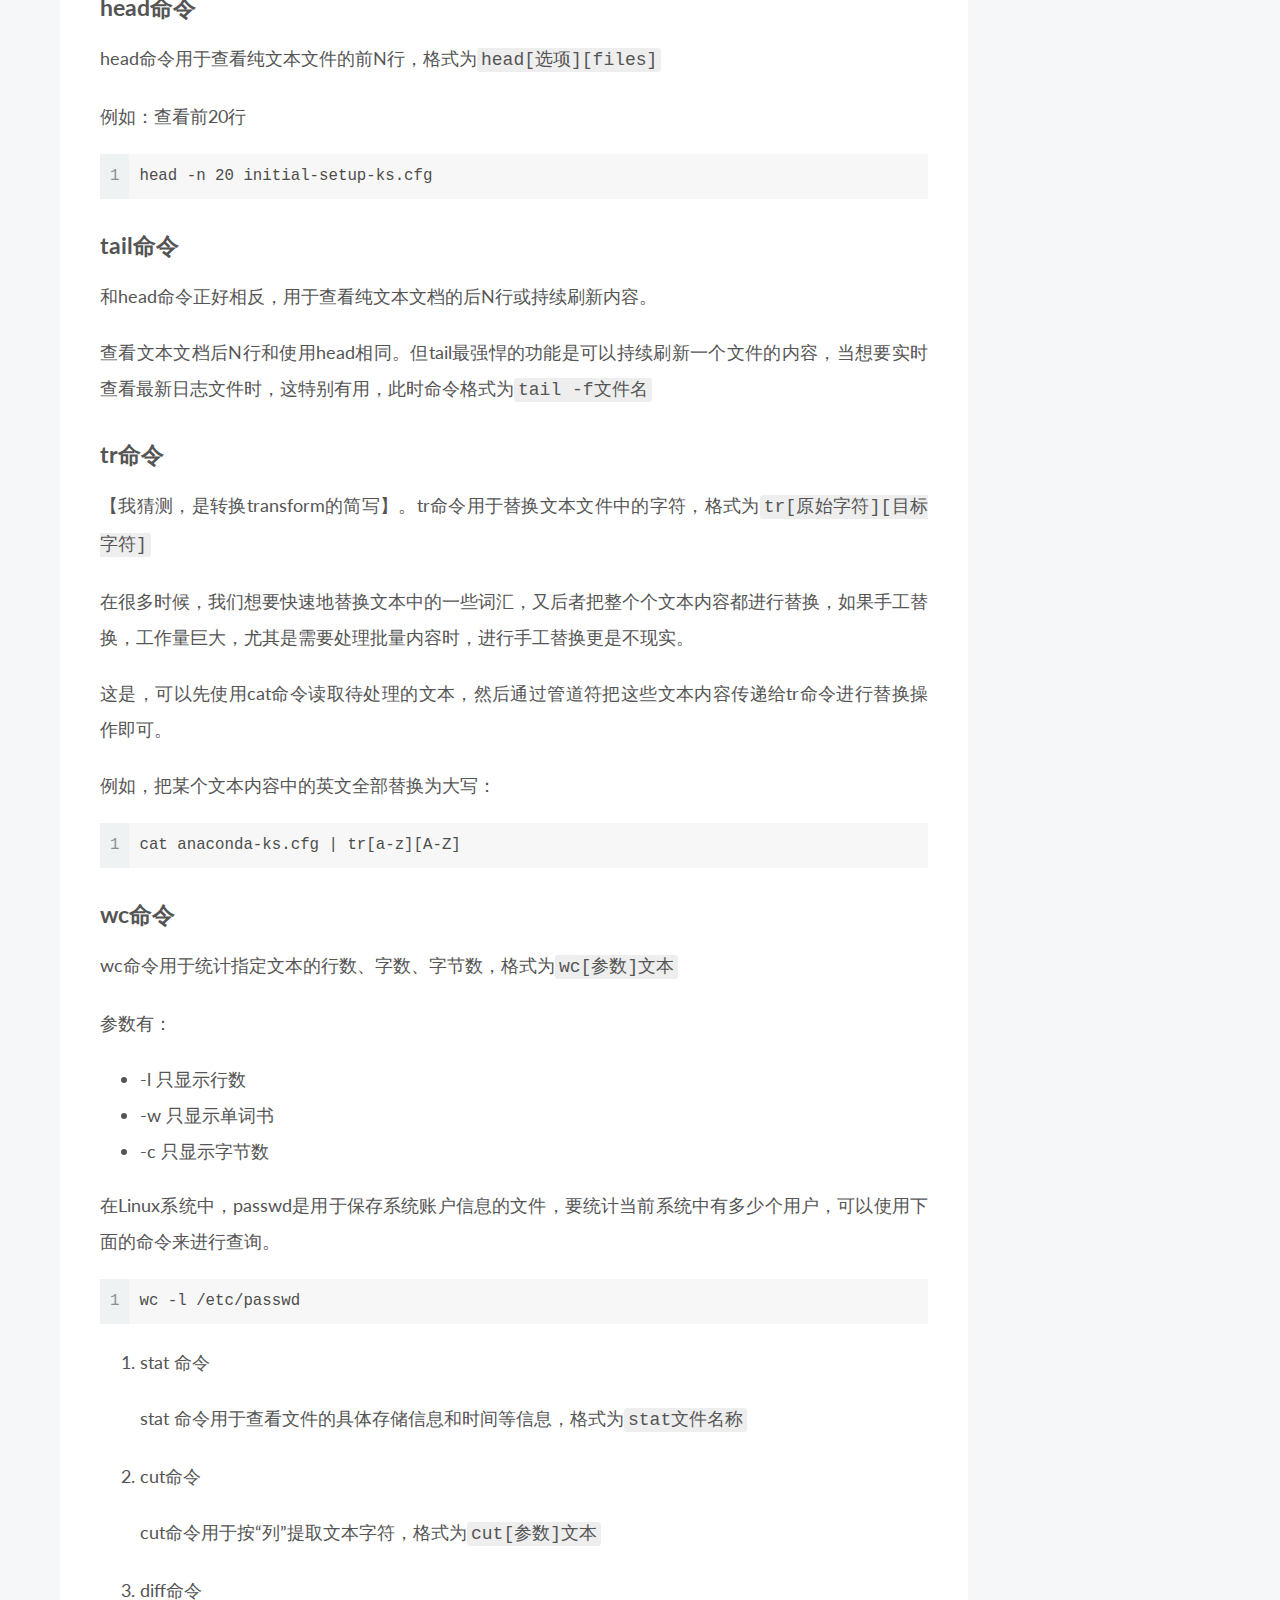
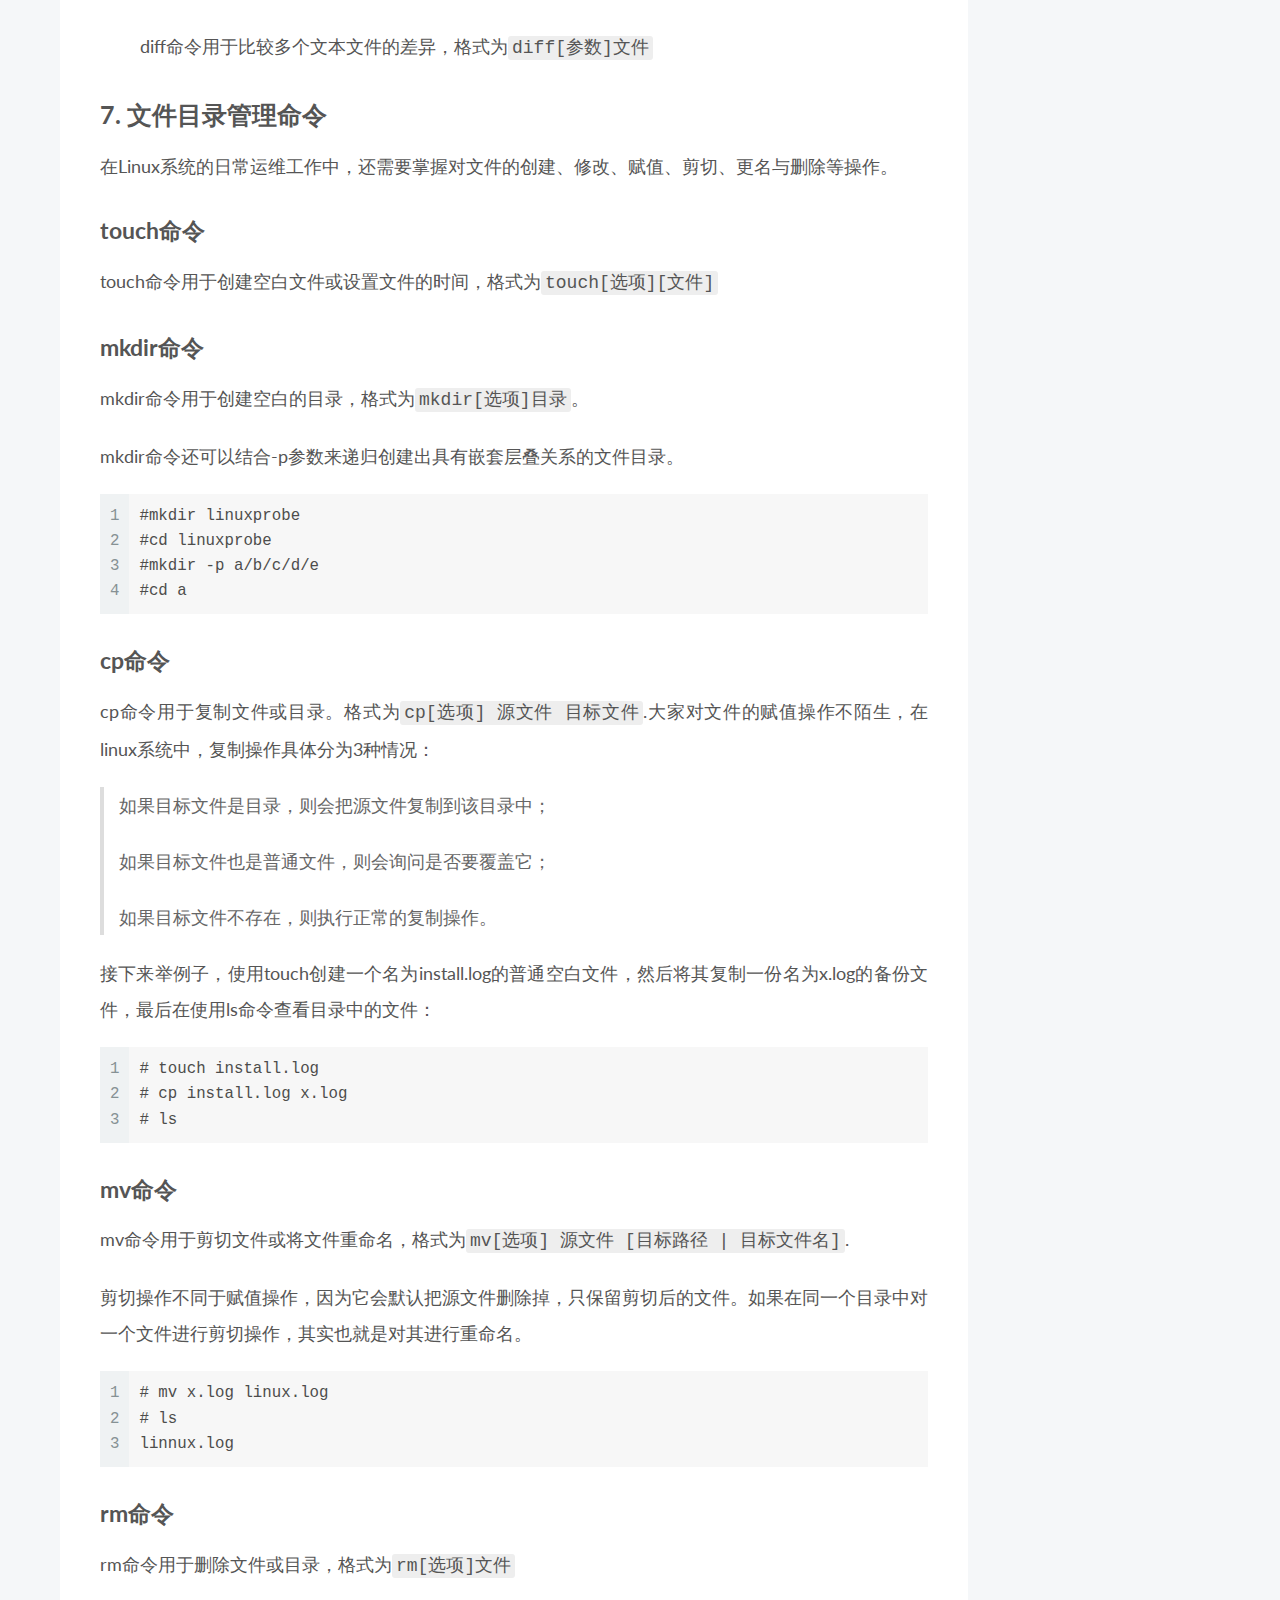
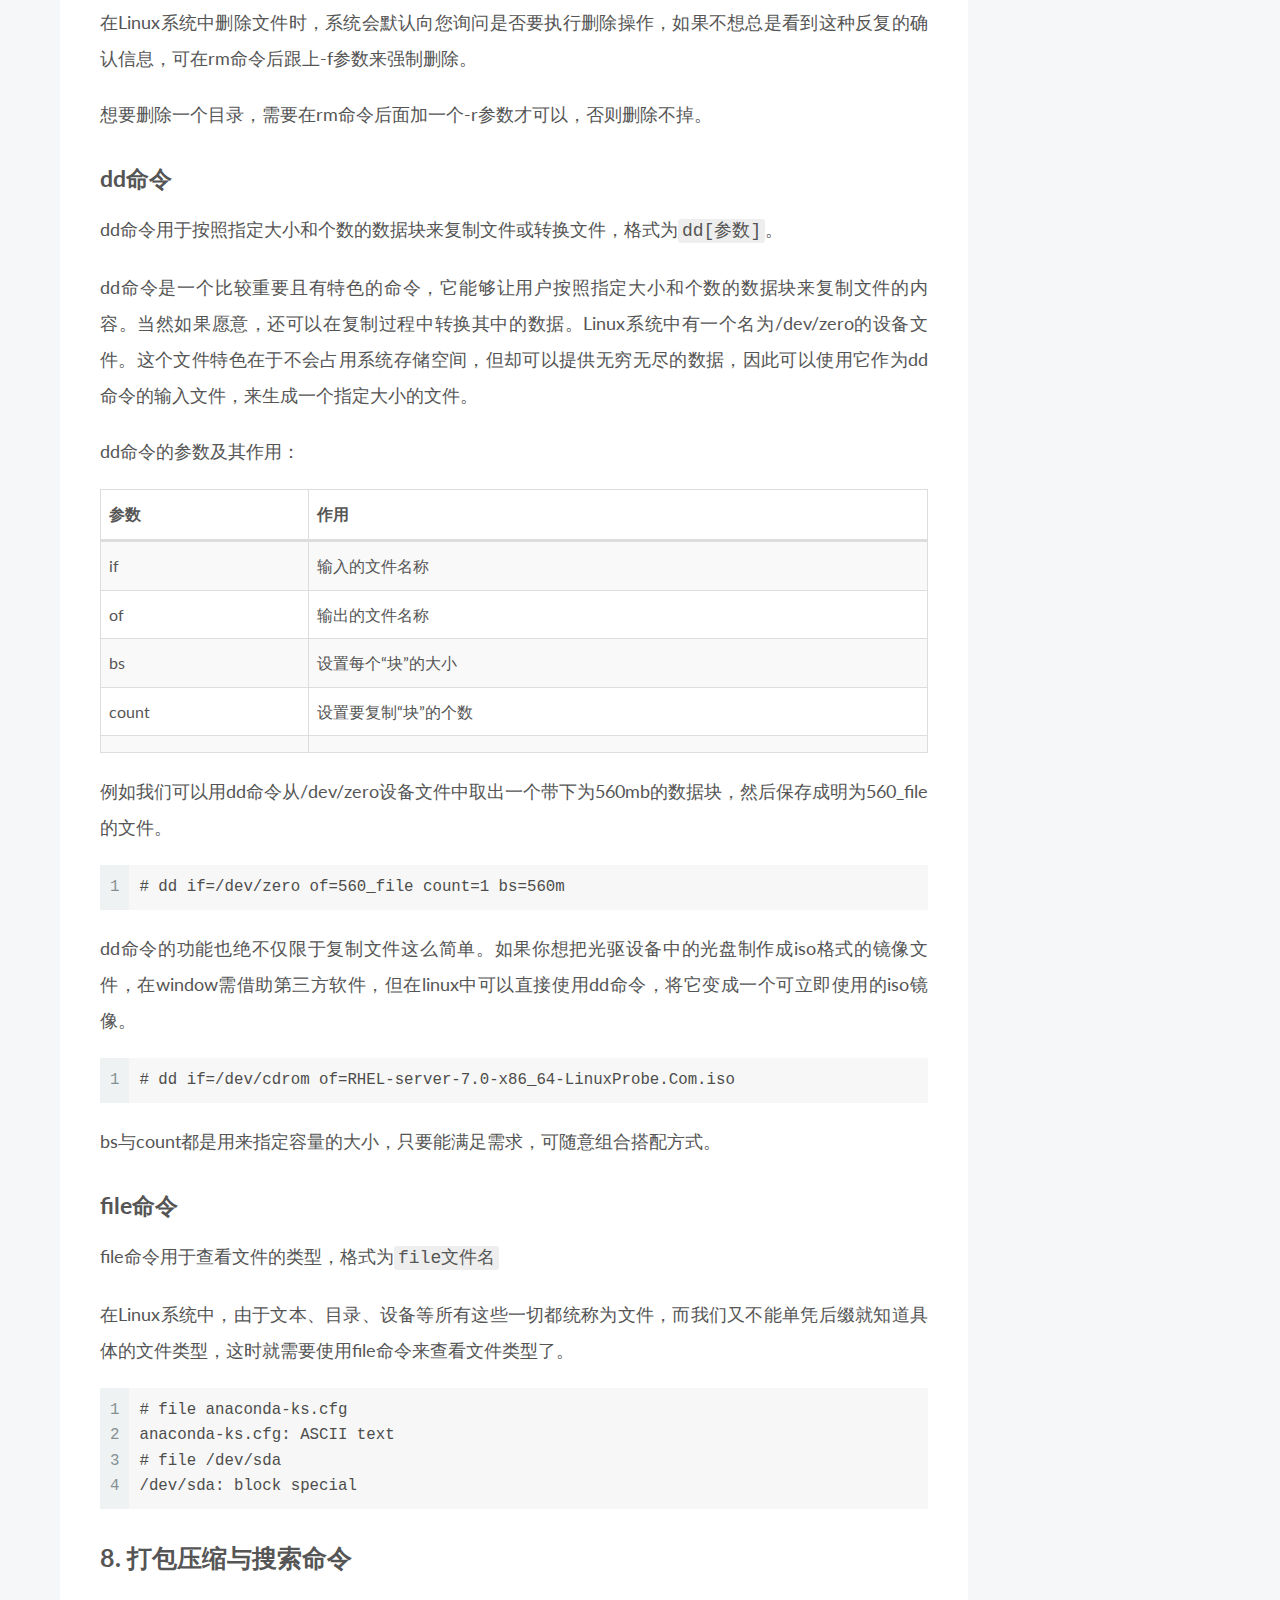
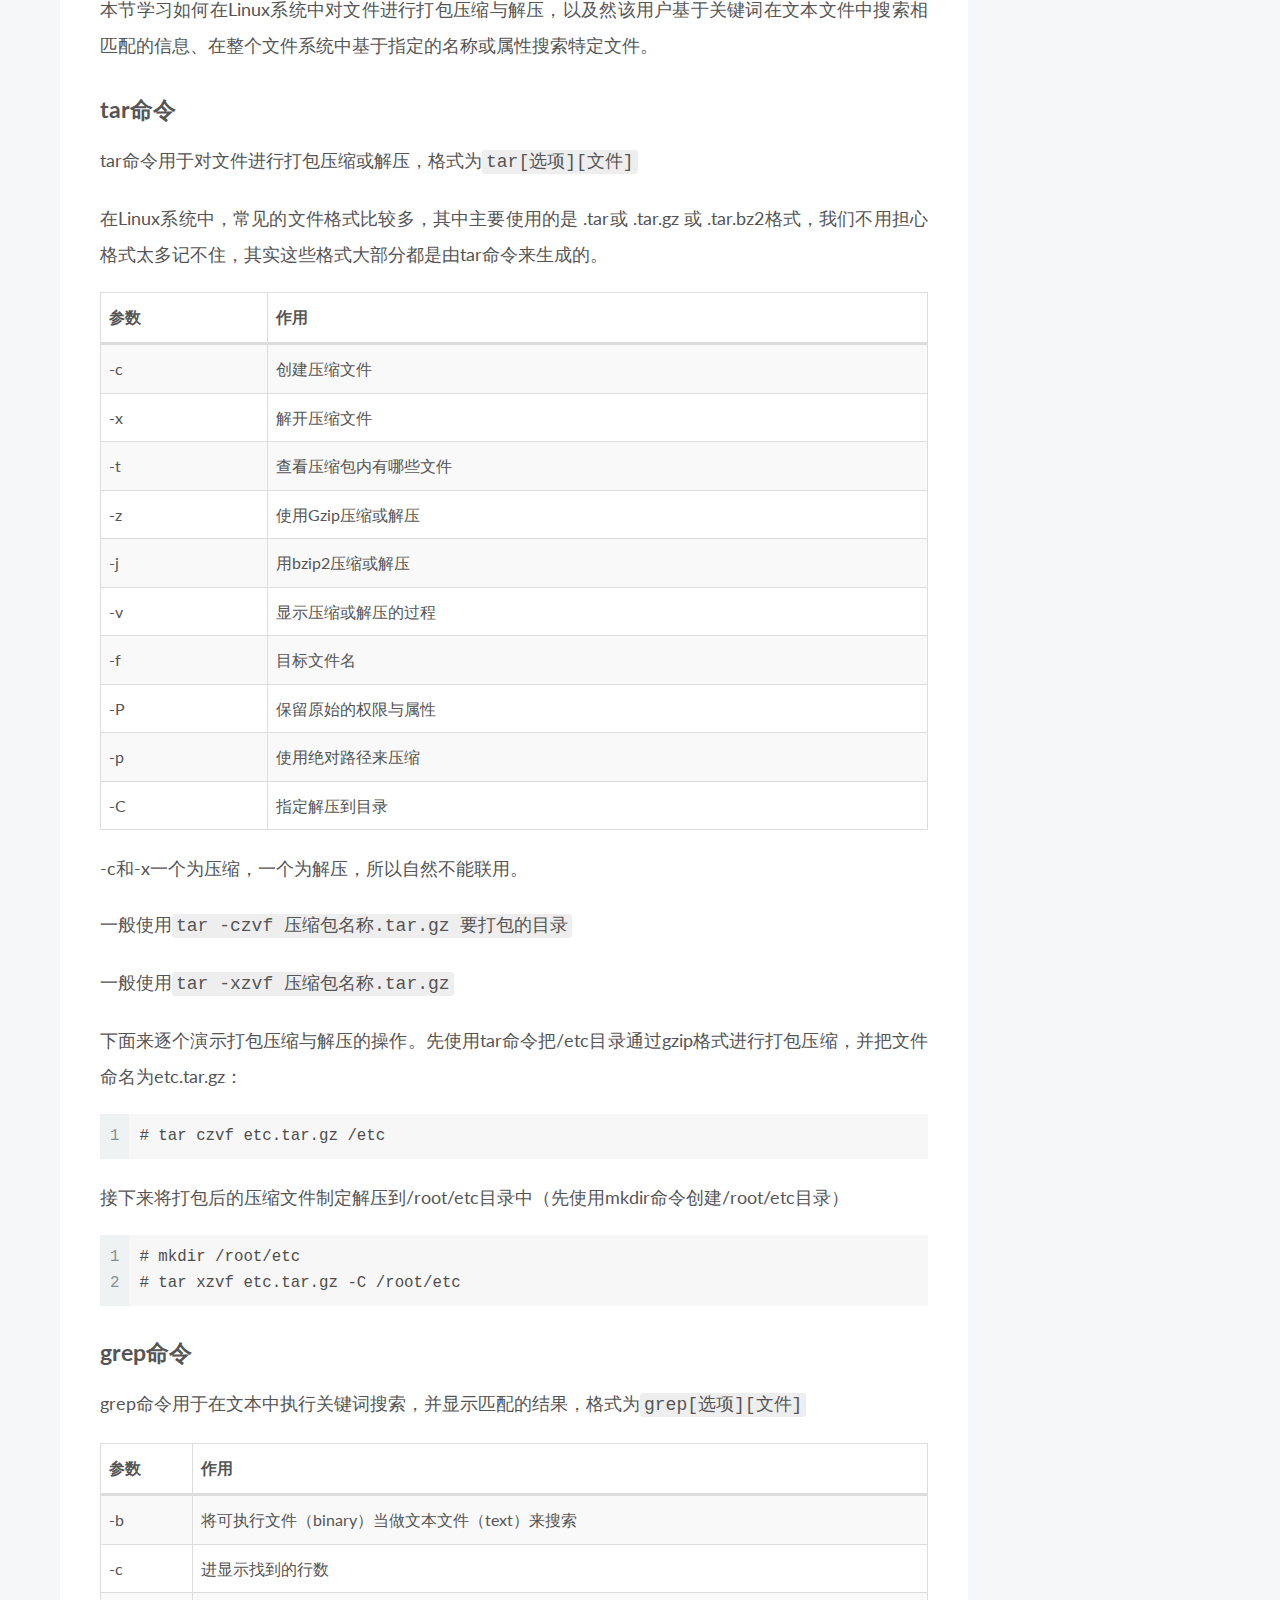
<file: 2019/10/02/Linux-shell-入门/index.html>
<!DOCTYPE html>





<html lang="en">
<head>
  <meta charset="UTF-8">
<meta name="viewport" content="width=device-width, initial-scale=1, maximum-scale=2">
<meta name="theme-color" content="#222">
<meta name="generator" content="Hexo 3.9.0">
  <link rel="apple-touch-icon" sizes="180x180" href="/images/apple-touch-icon-next.png?v=7.4.1">
  <link rel="icon" type="image/png" sizes="32x32" href="/images/favicon-32x32-next.png?v=7.4.1">
  <link rel="icon" type="image/png" sizes="16x16" href="/images/favicon-16x16-next.png?v=7.4.1">
  <link rel="mask-icon" href="/images/logo.svg?v=7.4.1" color="#222">

<link rel="stylesheet" href="/css/main.css?v=7.4.1">

<link rel="stylesheet" href="//fonts.googleapis.com/css?family=Lato:300,300italic,400,400italic,700,700italic&display=swap&subset=latin,latin-ext">
<link rel="stylesheet" href="/lib/font-awesome/css/font-awesome.min.css?v=4.7.0">


<script id="hexo-configurations">
  var NexT = window.NexT || {};
  var CONFIG = {
    root: '/',
    scheme: 'Pisces',
    version: '7.4.1',
    exturl: false,
    sidebar: {"position":"right","display":"post","offset":12,"onmobile":false},
    copycode: {"enable":false,"show_result":false,"style":null},
    back2top: {"enable":true,"sidebar":false,"scrollpercent":false},
    bookmark: {"enable":false,"color":"#222","save":"auto"},
    fancybox: false,
    mediumzoom: false,
    lazyload: false,
    pangu: false,
    algolia: {
      appID: '',
      apiKey: '',
      indexName: '',
      hits: {"per_page":10},
      labels: {"input_placeholder":"Search for Posts","hits_empty":"We didn't find any results for the search: ${query}","hits_stats":"${hits} results found in ${time} ms"}
    },
    localsearch: {"enable":false,"trigger":"auto","top_n_per_article":1,"unescape":false,"preload":false},
    path: '',
    motion: {"enable":true,"async":false,"transition":{"post_block":"fadeIn","post_header":"slideDownIn","post_body":"slideDownIn","coll_header":"slideLeftIn","sidebar":"slideUpIn"}},
    translation: {
      copy_button: 'Copy',
      copy_success: 'Copied',
      copy_failure: 'Copy failed'
    },
    sidebarPadding: 40
  };
</script>

  <meta name="description" content="这章实际挑选了数十个Linux命令，为今后学习更复杂的命令和服务做好必备的知识铺垫。">
<meta name="keywords" content="Linux">
<meta property="og:type" content="article">
<meta property="og:title" content="Linux shell 入门">
<meta property="og:url" content="http://yoursite.com/2019/10/02/Linux-shell-入门/index.html">
<meta property="og:site_name" content="GetStorm">
<meta property="og:description" content="这章实际挑选了数十个Linux命令，为今后学习更复杂的命令和服务做好必备的知识铺垫。">
<meta property="og:locale" content="en">
<meta property="og:updated_time" content="2019-10-02T10:46:48.399Z">
<meta name="twitter:card" content="summary">
<meta name="twitter:title" content="Linux shell 入门">
<meta name="twitter:description" content="这章实际挑选了数十个Linux命令，为今后学习更复杂的命令和服务做好必备的知识铺垫。">
  <link rel="canonical" href="http://yoursite.com/2019/10/02/Linux-shell-入门/">


<script id="page-configurations">
  // https://hexo.io/docs/variables.html
  CONFIG.page = {
    sidebar: "",
    isHome: false,
    isPost: true,
    isPage: false,
    isArchive: false
  };
</script>

  <title>Linux shell 入门 | GetStorm</title>
  








  <noscript>
  <style>
  .use-motion .brand,
  .use-motion .menu-item,
  .sidebar-inner,
  .use-motion .post-block,
  .use-motion .pagination,
  .use-motion .comments,
  .use-motion .post-header,
  .use-motion .post-body,
  .use-motion .collection-header { opacity: initial; }

  .use-motion .logo,
  .use-motion .site-title,
  .use-motion .site-subtitle {
    opacity: initial;
    top: initial;
  }

  .use-motion .logo-line-before i { left: initial; }
  .use-motion .logo-line-after i { right: initial; }
  </style>
</noscript>

</head>

<body itemscope itemtype="http://schema.org/WebPage" lang="en">
  <div class="container use-motion">
    <div class="headband"></div>

    <header id="header" class="header" itemscope itemtype="http://schema.org/WPHeader">
      <div class="header-inner"><div class="site-brand-container">
  <div class="site-meta">

    <div>
      <a href="/" class="brand" rel="start">
        <span class="logo-line-before"><i></i></span>
        <span class="site-title">GetStorm</span>
        <span class="logo-line-after"><i></i></span>
      </a>
    </div>
  </div>

  <div class="site-nav-toggle">
    <div class="toggle" aria-label="Toggle navigation bar">
      <span class="toggle-line toggle-line-first"></span>
      <span class="toggle-line toggle-line-middle"></span>
      <span class="toggle-line toggle-line-last"></span>
    </div>
  </div>
</div>


<nav class="site-nav">
  
  <ul id="menu" class="menu">
      
      
      
        
        <li class="menu-item menu-item-首页">
      
    

    <a href="/" rel="section"><i class="fa fa-fw fa-home"></i>首页</a>

  </li>
      
      
      
        
        <li class="menu-item menu-item-分类">
      
    

    <a href="/categories/" rel="section"><i class="fa fa-fw fa-th"></i>分类</a>

  </li>
      
      
      
        
        <li class="menu-item menu-item-标签">
      
    

    <a href="/tags/" rel="section"><i class="fa fa-fw fa-tags"></i>标签</a>

  </li>
      
      
      
        
        <li class="menu-item menu-item-关于">
      
    

    <a href="/about/" rel="section"><i class="fa fa-fw fa-user"></i>关于</a>

  </li>
  </ul>

</nav>
</div>
    </header>

    
  <div class="back-to-top">
    <i class="fa fa-arrow-up"></i>
    <span>0%</span>
  </div>


    <main id="main" class="main">
      <div class="main-inner">
        <div class="content-wrap">
            

          <div id="content" class="content">
            

  <div id="posts" class="posts-expand">
      <article itemscope itemtype="http://schema.org/Article">
  
  
  
  <div class="post-block post">
    <link itemprop="mainEntityOfPage" href="http://yoursite.com/2019/10/02/Linux-shell-入门/">

    <span hidden itemprop="author" itemscope itemtype="http://schema.org/Person">
      <meta itemprop="name" content="">
      <meta itemprop="description" content="Hello, Getstorm!">
      <meta itemprop="image" content="/images/avatar.gif">
    </span>

    <span hidden itemprop="publisher" itemscope itemtype="http://schema.org/Organization">
      <meta itemprop="name" content="GetStorm">
    </span>
      <header class="post-header">
        <h1 class="post-title" itemprop="name headline">Linux shell 入门

          
        </h1>

        <div class="post-meta">
            <span class="post-meta-item">
              <span class="post-meta-item-icon">
                <i class="fa fa-calendar-o"></i>
              </span>
              <span class="post-meta-item-text">Posted on</span>

              
                
              

              <time title="Created: 2019-10-02 18:16:29 / Modified: 18:46:48" itemprop="dateCreated datePublished" datetime="2019-10-02T18:16:29+08:00">2019-10-02</time>
            </span>
          
            

            
          
            <span class="post-meta-item">
              <span class="post-meta-item-icon">
                <i class="fa fa-folder-o"></i>
              </span>
              <span class="post-meta-item-text">In</span>
              
                <span itemprop="about" itemscope itemtype="http://schema.org/Thing"><a href="/categories/Linux入门/" itemprop="url" rel="index"><span itemprop="name">Linux入门</span></a></span>

                
                
              
            </span>
          

          
            <div class="post-description">这章实际挑选了数十个Linux命令，为今后学习更复杂的命令和服务做好必备的知识铺垫。</div>
          

        </div>
      </header>

    
    
    
    <div class="post-body" itemprop="articleBody">

      
        <h1 id="《Linux命令入门》"><a href="#《Linux命令入门》" class="headerlink" title="《Linux命令入门》"></a>《Linux命令入门》</h1><p>本章的结构：</p>
<ul>
<li>强大好用的Shell</li>
<li>执行帮助文档命令</li>
<li>常用系统工作命令</li>
<li>系统状态检测命令</li>
<li>工作目录切换命令</li>
<li>文本文件编辑命令</li>
<li>文件目录管理命令</li>
<li>打包压缩与搜索命令</li>
</ul>
<p>这章实际挑选了数十个Linux命令，分别涉及上述几个方面，逐个学习这些最基础的Linux命令，为今后学习更复杂的命令和服务做好必备知识铺垫。</p>
<h2 id="1-强大好用的Shell"><a href="#1-强大好用的Shell" class="headerlink" title="1. 强大好用的Shell"></a>1. 强大好用的Shell</h2><p>通常来讲，计算机硬件是由运算器、控制器、存储其和输入输出设备共同组成，而让各种硬件设备各司其职又能协同运行的东西就是系统内核。</p>
<p>Linux系统的内核负责完成对硬件资源的分配、调度等管理任务。但不建议普通用户直接编辑内核中的参数，而是让用户通过基于系统调用接口开发出的程序或服务来管理计算机，以满足日常工作的需要。【这个层面上，可视化操作界面就是用户和计算机的操作系统层级。】</p>
<p>但，图形化工具其实是调用了脚本来完成相应的工作，往往只是为了完成某种工作而设计，缺乏Linux命令原有的灵活性及可控性。再者，图形化工具相较于Linux命令行界面会更加消耗系统资源，因此经验丰富的运维仁和园甚至都不装Linux系统安装图形界面。</p>
<p>Shell就是这样的一个命令行工具。Shell也称为终端或壳，充当人与内核（硬件）之间的翻译官。用户把一些命令告诉Shell，它就会调用响应的程序服务去完成某些工作。</p>
<p>现在主流Linux系统默认使用的终端是Bash（Bourne-Again Shell）解释器。</p>
<p><code>Bash解释器</code>具有4项优势：</p>
<ol>
<li>通过上下方向键来调取过往执行过的Linux命令；</li>
<li>命令或参数仅需输入前几位就可以使用Tab键补全；</li>
<li>具有强大的批处理脚本；</li>
<li>具有使用的环境变量功能。</li>
</ol>
<h3 id="命令格式"><a href="#命令格式" class="headerlink" title="命令格式"></a>命令格式</h3><p>Linux命令的格式如下：</p>
<figure class="highlight plain"><table><tr><td class="gutter"><pre><span class="line">1</span><br></pre></td><td class="code"><pre><span class="line">命令名称 [命令参数] [命令对象]</span><br></pre></td></tr></table></figure>

<p>注意：命令名称，命令参数和命令对象之间使用空格键分隔。命令对象一般是指要处理的文件、目录、用户等资源。而命令参数有长格式和短格式之分。</p>
<p>Linux新手不会执行命令大多数是因为命令参数比较复杂，参数值需要随不同的命令和需求情况而发生变化，实际上，要想灵活搭配各种参数，执行自己想要的功能，是需要长时间经验积累的。【这个也是新手永远不可能短时间成为大神，编程语言也是如此。】</p>
<p>命令参数的长格式与短格式示例：</p>
<table>
<thead>
<tr>
<th>长格式</th>
<th>man –help</th>
</tr>
</thead>
<tbody><tr>
<td>短格式</td>
<td>man -h</td>
</tr>
</tbody></table>
<h2 id="2-执行查看帮助命令"><a href="#2-执行查看帮助命令" class="headerlink" title="2. 执行查看帮助命令"></a>2. 执行查看帮助命令</h2><p>新人往往会问一个问题：Linux系统中有非常多的命令，我们怎么知道某个命令是干嘛用的？以及碰到了不熟悉的Linux命令，怎么才能知道有哪些可用参数？</p>
<h3 id="man命令"><a href="#man命令" class="headerlink" title="man命令"></a>man命令</h3><p><code>man</code>这个命令就是查看帮助命令。零基础的读者，这个应该是最先了解学习的。</p>
<ul>
<li>man命令中常用按键以及用途：</li>
</ul>
<table>
<thead>
<tr>
<th>按键</th>
<th>用途</th>
</tr>
</thead>
<tbody><tr>
<td>空格键</td>
<td>向下翻一页</td>
</tr>
<tr>
<td>PaGe down</td>
<td>向下翻一页</td>
</tr>
<tr>
<td>page up</td>
<td>向上翻一页</td>
</tr>
<tr>
<td>home</td>
<td>前往首页</td>
</tr>
<tr>
<td>end</td>
<td>前往尾页</td>
</tr>
<tr>
<td>/</td>
<td>从上到下搜索某个关键词，如“/linux”</td>
</tr>
<tr>
<td>?</td>
<td>从下到上搜索某个关键词，如“?linux”</td>
</tr>
<tr>
<td>n</td>
<td>定位到下一个搜索到的关键词</td>
</tr>
<tr>
<td>m</td>
<td>定位到上一个搜索到的关键词</td>
</tr>
<tr>
<td>q</td>
<td>退出帮助文档</td>
</tr>
</tbody></table>
<ul>
<li>man命令帮助信息的结构和意义:</li>
</ul>
<table>
<thead>
<tr>
<th>结构名称</th>
<th>代表意义</th>
</tr>
</thead>
<tbody><tr>
<td>NAME</td>
<td>命令的名称</td>
</tr>
<tr>
<td>SYNOPSIS</td>
<td>参数的大致使用方法</td>
</tr>
<tr>
<td>DESCRIPTION</td>
<td>介绍说明</td>
</tr>
<tr>
<td>EXAMPLE</td>
<td>演示（附带说明）</td>
</tr>
<tr>
<td>OVERVIEW</td>
<td>概述</td>
</tr>
<tr>
<td>DEFAULTS</td>
<td>默认的功能</td>
</tr>
<tr>
<td>OPTIONS</td>
<td>具体的可用选项（带介绍）</td>
</tr>
<tr>
<td>ENVIRONMENT</td>
<td>环境变量</td>
</tr>
<tr>
<td>FILES</td>
<td>用到的文件</td>
</tr>
<tr>
<td>SEE ALSO</td>
<td>相关的资料</td>
</tr>
<tr>
<td>HISTORY</td>
<td>维护历史与联系方式</td>
</tr>
</tbody></table>
<h2 id="3-常用系统工作命令"><a href="#3-常用系统工作命令" class="headerlink" title="3. 常用系统工作命令"></a>3. 常用系统工作命令</h2><h3 id="echo命令"><a href="#echo命令" class="headerlink" title="echo命令"></a>echo命令</h3><p>eho命令用于在终端输出字符串或变量提取后的值，格式为<code>echo[字符串|$变量]</code></p>
<p>【这个类似于pyhton中的print（）】</p>
<h3 id="date命令"><a href="#date命令" class="headerlink" title="date命令"></a>date命令</h3><p>date命令用于显示及设置系统的时间或日期，格式为<code>date[选项][+指定的格式]</code></p>
<table>
<thead>
<tr>
<th>参数</th>
<th>作用</th>
</tr>
</thead>
<tbody><tr>
<td>%t</td>
<td>跳格[Tab键]</td>
</tr>
<tr>
<td>%H</td>
<td>小时（00~23）</td>
</tr>
<tr>
<td>%I</td>
<td>小时（00~12）</td>
</tr>
<tr>
<td>%M</td>
<td>分钟</td>
</tr>
<tr>
<td>%S</td>
<td>秒</td>
</tr>
<tr>
<td>%j</td>
<td>今年中的第几天</td>
</tr>
</tbody></table>
<figure class="highlight plain"><table><tr><td class="gutter"><pre><span class="line">1</span><br><span class="line">2</span><br><span class="line">3</span><br></pre></td><td class="code"><pre><span class="line"># date</span><br><span class="line"># date &quot;+%Y-%m-%d %H:%M:%S&quot;</span><br><span class="line"># date &quot;+%j&quot;</span><br></pre></td></tr></table></figure>

<h3 id="reboot命令"><a href="#reboot命令" class="headerlink" title="reboot命令"></a>reboot命令</h3><p>reboot命令用于重启系统，其格式为reboot。</p>
<p>由于重启系统设计硬件资源的管理权限，因此默认只能使用root管理员来重启。</p>
<h3 id="poweroff命令"><a href="#poweroff命令" class="headerlink" title="poweroff命令"></a>poweroff命令</h3><p>关闭系统，和reboot命令一样，需在管理员权限下。</p>
<h3 id="wget命令"><a href="#wget命令" class="headerlink" title="wget命令"></a>wget命令</h3><p>wget命令用于在终端中下载网络文件，格式为<code>wget[参数]下载地址</code></p>
<p>等后面讲解Linux系统的配置管理方法，掌握了网卡的配置方法后，在实验操作。</p>
<h3 id="ps命令"><a href="#ps命令" class="headerlink" title="ps命令"></a>ps命令</h3><p>ps命令用于查看系统中的进程状态，格式为<code>ps[参数]</code></p>
<table>
<thead>
<tr>
<th>参数</th>
<th>作用</th>
</tr>
</thead>
<tbody><tr>
<td>-a</td>
<td>显示所有进程（包括其他用户的进程）</td>
</tr>
<tr>
<td>-u</td>
<td>用户以及其他详细信息</td>
</tr>
<tr>
<td>-x</td>
<td>显示没有控制终端的进程</td>
</tr>
</tbody></table>
<p>Linux系统中时刻运行着许多进程，如果能够合理地管理他们，则可以优化系统的性能。</p>
<p>在Linux系统中，有5种常见的进程状态，分别为运行、中断、不可中断、僵死与停止。</p>
<ul>
<li>R（运行）：进程正在运行或运行队列中等待。</li>
<li>S（中断）：进程处于休眠中，当某个条件形成后或者接收到信号时，则脱离该状态。</li>
<li>D（不可中断）：进程不响应系统异步信号，即便用kill命令也不能将其中断。</li>
<li>Z（僵死）：进程已经终止，但进程描述符依然存在，知道父进程调用wait4（）系统函数后将进程释放。</li>
<li>T（停止）：进程收到停止信号后停止运行。</li>
</ul>
<p>当执行ps aux命令后通常会看到一系列的进程状态。【注意，Linux系统中的命令参数有长短格式之分，长格式和长格式之间不能合并，长格式和短格式之间也不能合并，但短格式和短格式之间可以合并，比如 ps -RS，同时ps命令允许参数不加减号。所以才有ps aux的样子。</p>
<h3 id="top命令"><a href="#top命令" class="headerlink" title="top命令"></a>top命令</h3><p>top命令用于动态地简史进程活动与系统负载等信息，其格式为top。</p>
<p>top命令相当强大，能够动态地查看系统运维状态，完全将它看做linux的“强化版的Windows任务管理器”</p>
<h3 id="pidof命令"><a href="#pidof命令" class="headerlink" title="pidof命令"></a>pidof命令</h3><p>pidof命令用于查询某个指定服务进程的PID值，格式为<code>pidof[参数][服务名称]</code></p>
<p>每个进程的进程号码值（PID）是唯一的，因此可以通过PID来区分不同的进程。例如，查询本机上sshd服务程序的PID：</p>
<figure class="highlight plain"><table><tr><td class="gutter"><pre><span class="line">1</span><br><span class="line">2</span><br></pre></td><td class="code"><pre><span class="line">pidof sshd</span><br><span class="line">2156</span><br></pre></td></tr></table></figure>

<h3 id="kill命令"><a href="#kill命令" class="headerlink" title="kill命令"></a>kill命令</h3><p>kill命令用于终止某个指定PID的服务进程，格式为<code>kill[参数][进程PID]</code></p>
<h3 id="killall命令"><a href="#killall命令" class="headerlink" title="killall命令"></a>killall命令</h3><p>killall命令用于终止某个指定名称的服务所对应的全部进程，格式为<code>killall[参数][进程名称]</code></p>
<p>通常，复杂软件的服务程序有多个进程协同为用户提供服务，如果逐个去结束这些进程会比较麻烦，此时可以使用killall命令来批量结束某个服务程序带有的全部进程。</p>
<p>如果我们在系统终端执行一个命令后想立即停止它，可以同时按下Ctrl+C组合键（生产环境中比较常见的快捷键），如果在命令的末尾加上一个&amp;符号，这样命令将进入系统后台来执行。</p>
<h2 id="4-系统状态检测命令"><a href="#4-系统状态检测命令" class="headerlink" title="4. 系统状态检测命令"></a>4. 系统状态检测命令</h2><p>作为一名合格的运维人员，想要更快、更好地了解Linux系统运行状态的能力。</p>
<h3 id="ifconfig命令"><a href="#ifconfig命令" class="headerlink" title="ifconfig命令"></a>ifconfig命令</h3><p>ifconfig命令用于获取网卡配置与网络状态等信息，格式为<code>ifconfig[网络设备][参数]</code></p>
<h3 id="uname命令"><a href="#uname命令" class="headerlink" title="uname命令"></a>uname命令</h3><p>uname命令用于查看系统内核与系统版本等信息，格式为<code>uname[-a]</code></p>
<p>如果要查看当前系统版本的详细信息，则需要查看redhat-release文件，其命令如下：</p>
<figure class="highlight plain"><table><tr><td class="gutter"><pre><span class="line">1</span><br></pre></td><td class="code"><pre><span class="line">[root@linuxprobe~]# cat /etc/redhat-release</span><br></pre></td></tr></table></figure>

<h3 id="uptime命令"><a href="#uptime命令" class="headerlink" title="uptime命令"></a>uptime命令</h3><p>uptime用来查看系统的负载信息，格式为<code>uptime</code></p>
<h3 id="free命令"><a href="#free命令" class="headerlink" title="free命令"></a>free命令</h3><p>free用于显示当前系统中内存使用量信息，格式为<code>free[-h]</code></p>
<h3 id="who命令"><a href="#who命令" class="headerlink" title="who命令"></a>who命令</h3><p>who用于查看当前登入主机的用户终端信息，格式为<code>who[参数]</code></p>
<h3 id="last命令"><a href="#last命令" class="headerlink" title="last命令"></a>last命令</h3><p>last命令用于查看所有系统的登录记录，格式为<code>last[参数]</code></p>
<p>使用last命令可以查看本机的登录记录。但是，由于这些信息都是以日志文件的形式保存在系统中，因此黑客可以很容易对内容进行篡改。不要单纯以该命令的输出信息判断系统有无被入侵。</p>
<h3 id="history命令"><a href="#history命令" class="headerlink" title="history命令"></a>history命令</h3><p>history命令用于显示历史执行过的命令，格式为<code>history[-c]</code></p>
<p>history是作者最喜欢的命令，执行history命令能显示出当前用户在本地计算机中执行过的最近1000条命令记录。</p>
<p>如果使用-c参数，则会清空所有的命令历史记录。还可以使用！编码数字的方式重复执行某一次指令。</p>
<p>历史命令会被保存到用户家目录中的. bash_history文件中。Linux系统中以（.）开头的文件均代表隐藏文件，可以用cat命令查看其文件内容。</p>
<h3 id="sosreport命令"><a href="#sosreport命令" class="headerlink" title="sosreport命令"></a>sosreport命令</h3><p>sosreport命令用于手机系统配置及架构信息并输出诊断文档，格式为sosreport。</p>
<h2 id="5-工作目录切换命令"><a href="#5-工作目录切换命令" class="headerlink" title="5. 工作目录切换命令"></a>5. 工作目录切换命令</h2><h3 id="pwd命令"><a href="#pwd命令" class="headerlink" title="pwd命令"></a>pwd命令</h3><p>显示当前工作目录。【和git看来操作一样】</p>
<h3 id="cd命令"><a href="#cd命令" class="headerlink" title="cd命令"></a>cd命令</h3><p>又是个shell都具备的命令。常用格式为<code>cd[目录名称]</code></p>
<p>cd- 返回到上一次所处的目录</p>
<p>cd..进入上级目录</p>
<p>dc<del>命令切换到当前用户的家目录，或使用cd</del>username切换到其他用户的家目录。</p>
<h3 id="ls命令"><a href="#ls命令" class="headerlink" title="ls命令"></a>ls命令</h3><p>ls命令用于显示目录中的文件信息，格式为<code>ls[选项][文件]</code></p>
<p>【git本来就是用c语言写的来源于linux，所以也相同】</p>
<p>ls -a参数看到全部文件包括隐藏文件</p>
<p>ls -l参数可以查看文件的属性，大小写详细信息</p>
<p>ls -al 整合上面的两个参数，可查看当前目录中的所有文件并输出这些文件的属性信息</p>
<p>-d参数，可以查看目录属性信息</p>
<h2 id="6-文本文件编辑命令"><a href="#6-文本文件编辑命令" class="headerlink" title="6. 文本文件编辑命令"></a>6. 文本文件编辑命令</h2><p>Linux系统中“一切都是文件”，而对服务程序进行配置，就是编辑程序的配置文件。如果不能熟练地查阅系统或服务的配置文件，那以后工作时就真的要尴尬了。本节介绍几条用于查看文本文件内容的命令。</p>
<h3 id="cat命令"><a href="#cat命令" class="headerlink" title="cat命令"></a>cat命令</h3><p>cat命令用于查看纯文本内容的命令，每个命令都有自己的特点，比如这个cat是用来查看内容较少的纯文本文件的。</p>
<p>Linux系统中有多个用于查看文本内容的额命令，每个命令都有自己的特点，比如这个cat命令就是用于查看内容较少的纯文本文件的。</p>
<h3 id="more命令"><a href="#more命令" class="headerlink" title="more命令"></a>more命令</h3><p>more命令用于查看纯文本文件（内容较多的），格式为<code>more[选项]文件</code></p>
<h3 id="head命令"><a href="#head命令" class="headerlink" title="head命令"></a>head命令</h3><p>head命令用于查看纯文本文件的前N行，格式为<code>head[选项][files]</code></p>
<p>例如：查看前20行</p>
<figure class="highlight plain"><table><tr><td class="gutter"><pre><span class="line">1</span><br></pre></td><td class="code"><pre><span class="line">head -n 20 initial-setup-ks.cfg</span><br></pre></td></tr></table></figure>

<h3 id="tail命令"><a href="#tail命令" class="headerlink" title="tail命令"></a>tail命令</h3><p>和head命令正好相反，用于查看纯文本文档的后N行或持续刷新内容。</p>
<p>查看文本文档后N行和使用head相同。但tail最强悍的功能是可以持续刷新一个文件的内容，当想要实时查看最新日志文件时，这特别有用，此时命令格式为<code>tail -f文件名</code></p>
<h3 id="tr命令"><a href="#tr命令" class="headerlink" title="tr命令"></a>tr命令</h3><p>【我猜测，是转换transform的简写】。tr命令用于替换文本文件中的字符，格式为<code>tr[原始字符][目标字符]</code></p>
<p>在很多时候，我们想要快速地替换文本中的一些词汇，又后者把整个个文本内容都进行替换，如果手工替换，工作量巨大，尤其是需要处理批量内容时，进行手工替换更是不现实。</p>
<p>这是，可以先使用cat命令读取待处理的文本，然后通过管道符把这些文本内容传递给tr命令进行替换操作即可。</p>
<p>例如，把某个文本内容中的英文全部替换为大写：</p>
<figure class="highlight plain"><table><tr><td class="gutter"><pre><span class="line">1</span><br></pre></td><td class="code"><pre><span class="line">cat anaconda-ks.cfg | tr[a-z][A-Z]</span><br></pre></td></tr></table></figure>

<h3 id="wc命令"><a href="#wc命令" class="headerlink" title="wc命令"></a>wc命令</h3><p>wc命令用于统计指定文本的行数、字数、字节数，格式为<code>wc[参数]文本</code></p>
<p>参数有：</p>
<ul>
<li>-l 只显示行数</li>
<li>-w 只显示单词书</li>
<li>-c 只显示字节数</li>
</ul>
<p>在Linux系统中，passwd是用于保存系统账户信息的文件，要统计当前系统中有多少个用户，可以使用下面的命令来进行查询。</p>
<figure class="highlight plain"><table><tr><td class="gutter"><pre><span class="line">1</span><br></pre></td><td class="code"><pre><span class="line">wc -l /etc/passwd</span><br></pre></td></tr></table></figure>

<ol>
<li><p>stat 命令</p>
<p>stat 命令用于查看文件的具体存储信息和时间等信息，格式为<code>stat文件名称</code></p>
</li>
<li><p>cut命令</p>
<p>cut命令用于按“列”提取文本字符，格式为<code>cut[参数]文本</code></p>
</li>
<li><p>diff命令</p>
<p>diff命令用于比较多个文本文件的差异，格式为<code>diff[参数]文件</code></p>
</li>
</ol>
<h2 id="7-文件目录管理命令"><a href="#7-文件目录管理命令" class="headerlink" title="7. 文件目录管理命令"></a>7. 文件目录管理命令</h2><p>在Linux系统的日常运维工作中，还需要掌握对文件的创建、修改、赋值、剪切、更名与删除等操作。</p>
<h3 id="touch命令"><a href="#touch命令" class="headerlink" title="touch命令"></a>touch命令</h3><p>touch命令用于创建空白文件或设置文件的时间，格式为<code>touch[选项][文件]</code></p>
<h3 id="mkdir命令"><a href="#mkdir命令" class="headerlink" title="mkdir命令"></a>mkdir命令</h3><p>mkdir命令用于创建空白的目录，格式为<code>mkdir[选项]目录</code>。</p>
<p>mkdir命令还可以结合-p参数来递归创建出具有嵌套层叠关系的文件目录。</p>
<figure class="highlight plain"><table><tr><td class="gutter"><pre><span class="line">1</span><br><span class="line">2</span><br><span class="line">3</span><br><span class="line">4</span><br></pre></td><td class="code"><pre><span class="line">#mkdir linuxprobe</span><br><span class="line">#cd linuxprobe</span><br><span class="line">#mkdir -p a/b/c/d/e</span><br><span class="line">#cd a</span><br></pre></td></tr></table></figure>

<h3 id="cp命令"><a href="#cp命令" class="headerlink" title="cp命令"></a>cp命令</h3><p>cp命令用于复制文件或目录。格式为<code>cp[选项] 源文件 目标文件</code>.大家对文件的赋值操作不陌生，在linux系统中，复制操作具体分为3种情况：</p>
<blockquote>
<p>如果目标文件是目录，则会把源文件复制到该目录中；</p>
<p>如果目标文件也是普通文件，则会询问是否要覆盖它；</p>
<p>如果目标文件不存在，则执行正常的复制操作。</p>
</blockquote>
<p>接下来举例子，使用touch创建一个名为install.log的普通空白文件，然后将其复制一份名为x.log的备份文件，最后在使用ls命令查看目录中的文件：</p>
<figure class="highlight plain"><table><tr><td class="gutter"><pre><span class="line">1</span><br><span class="line">2</span><br><span class="line">3</span><br></pre></td><td class="code"><pre><span class="line"># touch install.log</span><br><span class="line"># cp install.log x.log</span><br><span class="line"># ls</span><br></pre></td></tr></table></figure>

<h3 id="mv命令"><a href="#mv命令" class="headerlink" title="mv命令"></a>mv命令</h3><p>mv命令用于剪切文件或将文件重命名，格式为<code>mv[选项] 源文件 [目标路径 | 目标文件名]</code>.</p>
<p>剪切操作不同于赋值操作，因为它会默认把源文件删除掉，只保留剪切后的文件。如果在同一个目录中对一个文件进行剪切操作，其实也就是对其进行重命名。</p>
<figure class="highlight plain"><table><tr><td class="gutter"><pre><span class="line">1</span><br><span class="line">2</span><br><span class="line">3</span><br></pre></td><td class="code"><pre><span class="line"># mv x.log linux.log</span><br><span class="line"># ls</span><br><span class="line">linnux.log</span><br></pre></td></tr></table></figure>

<h3 id="rm命令"><a href="#rm命令" class="headerlink" title="rm命令"></a>rm命令</h3><p>rm命令用于删除文件或目录，格式为<code>rm[选项]文件</code></p>
<p>在Linux系统中删除文件时，系统会默认向您询问是否要执行删除操作，如果不想总是看到这种反复的确认信息，可在rm命令后跟上-f参数来强制删除。</p>
<p>想要删除一个目录，需要在rm命令后面加一个-r参数才可以，否则删除不掉。</p>
<h3 id="dd命令"><a href="#dd命令" class="headerlink" title="dd命令"></a>dd命令</h3><p>dd命令用于按照指定大小和个数的数据块来复制文件或转换文件，格式为<code>dd[参数]</code>。</p>
<p>dd命令是一个比较重要且有特色的命令，它能够让用户按照指定大小和个数的数据块来复制文件的内容。当然如果愿意，还可以在复制过程中转换其中的数据。Linux系统中有一个名为/dev/zero的设备文件。这个文件特色在于不会占用系统存储空间，但却可以提供无穷无尽的数据，因此可以使用它作为dd命令的输入文件，来生成一个指定大小的文件。</p>
<p>dd命令的参数及其作用：</p>
<table>
<thead>
<tr>
<th>参数</th>
<th>作用</th>
</tr>
</thead>
<tbody><tr>
<td>if</td>
<td>输入的文件名称</td>
</tr>
<tr>
<td>of</td>
<td>输出的文件名称</td>
</tr>
<tr>
<td>bs</td>
<td>设置每个“块”的大小</td>
</tr>
<tr>
<td>count</td>
<td>设置要复制“块”的个数</td>
</tr>
<tr>
<td></td>
<td></td>
</tr>
</tbody></table>
<p>例如我们可以用dd命令从/dev/zero设备文件中取出一个带下为560mb的数据块，然后保存成明为560_file的文件。</p>
<figure class="highlight plain"><table><tr><td class="gutter"><pre><span class="line">1</span><br></pre></td><td class="code"><pre><span class="line"># dd if=/dev/zero of=560_file count=1 bs=560m</span><br></pre></td></tr></table></figure>

<p>dd命令的功能也绝不仅限于复制文件这么简单。如果你想把光驱设备中的光盘制作成iso格式的镜像文件，在window需借助第三方软件，但在linux中可以直接使用dd命令，将它变成一个可立即使用的iso镜像。</p>
<figure class="highlight plain"><table><tr><td class="gutter"><pre><span class="line">1</span><br></pre></td><td class="code"><pre><span class="line"># dd if=/dev/cdrom of=RHEL-server-7.0-x86_64-LinuxProbe.Com.iso</span><br></pre></td></tr></table></figure>

<p>bs与count都是用来指定容量的大小，只要能满足需求，可随意组合搭配方式。</p>
<h3 id="file命令"><a href="#file命令" class="headerlink" title="file命令"></a>file命令</h3><p>file命令用于查看文件的类型，格式为<code>file文件名</code></p>
<p>在Linux系统中，由于文本、目录、设备等所有这些一切都统称为文件，而我们又不能单凭后缀就知道具体的文件类型，这时就需要使用file命令来查看文件类型了。</p>
<figure class="highlight plain"><table><tr><td class="gutter"><pre><span class="line">1</span><br><span class="line">2</span><br><span class="line">3</span><br><span class="line">4</span><br></pre></td><td class="code"><pre><span class="line"># file anaconda-ks.cfg</span><br><span class="line">anaconda-ks.cfg: ASCII text</span><br><span class="line"># file /dev/sda</span><br><span class="line">/dev/sda: block special</span><br></pre></td></tr></table></figure>

<h2 id="8-打包压缩与搜索命令"><a href="#8-打包压缩与搜索命令" class="headerlink" title="8. 打包压缩与搜索命令"></a>8. 打包压缩与搜索命令</h2><p>本节学习如何在Linux系统中对文件进行打包压缩与解压，以及然该用户基于关键词在文本文件中搜索相匹配的信息、在整个文件系统中基于指定的名称或属性搜索特定文件。</p>
<h3 id="tar命令"><a href="#tar命令" class="headerlink" title="tar命令"></a>tar命令</h3><p>tar命令用于对文件进行打包压缩或解压，格式为<code>tar[选项][文件]</code></p>
<p>在Linux系统中，常见的文件格式比较多，其中主要使用的是 .tar或 .tar.gz 或 .tar.bz2格式，我们不用担心格式太多记不住，其实这些格式大部分都是由tar命令来生成的。</p>
<table>
<thead>
<tr>
<th>参数</th>
<th>作用</th>
</tr>
</thead>
<tbody><tr>
<td>-c</td>
<td>创建压缩文件</td>
</tr>
<tr>
<td>-x</td>
<td>解开压缩文件</td>
</tr>
<tr>
<td>-t</td>
<td>查看压缩包内有哪些文件</td>
</tr>
<tr>
<td>-z</td>
<td>使用Gzip压缩或解压</td>
</tr>
<tr>
<td>-j</td>
<td>用bzip2压缩或解压</td>
</tr>
<tr>
<td>-v</td>
<td>显示压缩或解压的过程</td>
</tr>
<tr>
<td>-f</td>
<td>目标文件名</td>
</tr>
<tr>
<td>-P</td>
<td>保留原始的权限与属性</td>
</tr>
<tr>
<td>-p</td>
<td>使用绝对路径来压缩</td>
</tr>
<tr>
<td>-C</td>
<td>指定解压到目录</td>
</tr>
</tbody></table>
<p>-c和-x一个为压缩，一个为解压，所以自然不能联用。</p>
<p>一般使用<code>tar -czvf  压缩包名称.tar.gz 要打包的目录</code></p>
<p>一般使用<code>tar -xzvf  压缩包名称.tar.gz</code></p>
<p>下面来逐个演示打包压缩与解压的操作。先使用tar命令把/etc目录通过gzip格式进行打包压缩，并把文件命名为etc.tar.gz：</p>
<figure class="highlight plain"><table><tr><td class="gutter"><pre><span class="line">1</span><br></pre></td><td class="code"><pre><span class="line"># tar czvf etc.tar.gz /etc</span><br></pre></td></tr></table></figure>

<p>接下来将打包后的压缩文件制定解压到/root/etc目录中（先使用mkdir命令创建/root/etc目录）</p>
<figure class="highlight plain"><table><tr><td class="gutter"><pre><span class="line">1</span><br><span class="line">2</span><br></pre></td><td class="code"><pre><span class="line"># mkdir /root/etc</span><br><span class="line"># tar xzvf etc.tar.gz -C /root/etc</span><br></pre></td></tr></table></figure>

<h3 id="grep命令"><a href="#grep命令" class="headerlink" title="grep命令"></a>grep命令</h3><p>grep命令用于在文本中执行关键词搜索，并显示匹配的结果，格式为<code>grep[选项][文件]</code></p>
<table>
<thead>
<tr>
<th>参数</th>
<th>作用</th>
</tr>
</thead>
<tbody><tr>
<td>-b</td>
<td>将可执行文件（binary）当做文本文件（text）来搜索</td>
</tr>
<tr>
<td>-c</td>
<td>进显示找到的行数</td>
</tr>
<tr>
<td>-i</td>
<td>忽略大小写</td>
</tr>
<tr>
<td>-n</td>
<td>显示行号</td>
</tr>
<tr>
<td>-v</td>
<td>反向选择——仅列出没有“关键词”的行</td>
</tr>
</tbody></table>
<p>grep命令是用途最广泛的文本搜索匹配工具，虽然有很多参数，但只有两个参数-n，-v最为常用。其他的在工作期间遇到了，使用man grep命令查询也来得及。</p>
<p>在linux系统中，/etc/passwd文件时保存着所有的用户信息，而一旦用户的登录中断被设置成/sbin/nologin,则不再允许登录系统，因此可以使用grep命令来查找出当前系统中不允许登录系统的所有用户信息：</p>
<figure class="highlight plain"><table><tr><td class="gutter"><pre><span class="line">1</span><br></pre></td><td class="code"><pre><span class="line"># grep /sbin/nologin /etc/passwd</span><br></pre></td></tr></table></figure>

<h3 id="find命令"><a href="#find命令" class="headerlink" title="find命令"></a>find命令</h3><p>find命令用于按照指定条件来查找文件，格式为<code>find[查找路径] 寻找条件 操作</code></p>
<p>在Linux系统中的一切都是文件，接下来就要见证这句话了。在Linux系统中，搜索工作一般都是通过find命令来完成的，它可以使用不同的文件特性作为寻找条件（如文件名，大小，修改时间，权限等信息），一旦匹配成功则默认将信息显示到屏幕上。find命令的参数及作用如下：</p>
<table>
<thead>
<tr>
<th>参数</th>
<th>作用</th>
</tr>
</thead>
<tbody><tr>
<td>-name</td>
<td>匹配名称</td>
</tr>
<tr>
<td>-perm</td>
<td>匹配权限（mode为完全匹配， -mode为包含匹配）</td>
</tr>
<tr>
<td>-user</td>
<td>匹配所有者</td>
</tr>
<tr>
<td>-group</td>
<td>匹配所有组</td>
</tr>
<tr>
<td>-mtime -n +n</td>
<td>匹配修改内容的时间（-n指n天以内， +n指n天以前）</td>
</tr>
<tr>
<td>-atime -n +n</td>
<td>匹配访问文件的时间（如上）</td>
</tr>
<tr>
<td>-ctime -n +n</td>
<td>匹配修改文件权限的时间（如上）</td>
</tr>
<tr>
<td>-nouser</td>
<td>匹配无所有者的文件</td>
</tr>
<tr>
<td>-nogroup</td>
<td>匹配无所有组的文件</td>
</tr>
<tr>
<td>-newer f1 !f2</td>
<td>匹配比文件f1新但比f2旧的文件</td>
</tr>
<tr>
<td>-type b/d/c/p/l/f</td>
<td>匹配文件类型（设备、目录、字符设备、管道、连接文件、文本文件）</td>
</tr>
<tr>
<td>-size</td>
<td>匹配文件的大小（例如-50kb为查找小于50kb的文件，+50kb则相反）</td>
</tr>
<tr>
<td>-prune</td>
<td>忽略某个目录</td>
</tr>
<tr>
<td>-exec……{};</td>
<td>后面可跟用于进一步处理搜索结果的命令</td>
</tr>
</tbody></table>
<p>这里需要重点讲解-exec参数重要的作用。这个参数用于把find命令搜索到的结果交由紧随气候的命令做进一步处理，它十分类似于将要讲解的管道符技术，并且由于find命令对参数的特殊要求，因此虽然exec是长格式形式，但依然只需要一个减号（-）。</p>
<p>根据文件系统层次标准（Filesystem Hierarchy Standard）协议，Linux系统中的配置文件会保存到/etc目录中。如果想要获取到该目录中所有以host开头的文件列表，可执行如下：</p>
<figure class="highlight plain"><table><tr><td class="gutter"><pre><span class="line">1</span><br></pre></td><td class="code"><pre><span class="line"># find /etc -name &quot;host*&quot; -print</span><br></pre></td></tr></table></figure>

<p>如果要在整个系统中搜索权限中包括SUID权限的所有文件，只需要使用-4000即可：</p>
<figure class="highlight plain"><table><tr><td class="gutter"><pre><span class="line">1</span><br></pre></td><td class="code"><pre><span class="line"># find / -perm -4000 -print</span><br></pre></td></tr></table></figure>

<blockquote>
<p>进阶试验：在整个文件系统中找出所有归属于linuxprobe用户的文件并赋值到/root/findresults目录。</p>
<p>该试验的重点是<code>-exec    {}   \;</code>参数，其中{}表示find命令搜索出的每一个文件，并且命令的结尾必须是“;”.完成该试验的具体命令如下：</p>
<p>[root@linuxprobe~]# find / -user linuxprobe -exec cp -a {} /root/findresults/;</p>
</blockquote>
<h2 id="总结"><a href="#总结" class="headerlink" title="总结"></a>总结</h2><p>shell命令显然是靠死记并没有太大用处，学习的正常方式是用。</p>
<ul>
<li>利用好man命令，可以随时查询相关命令的说明</li>
<li>用和练熟悉基本用法，其余的靠工作中查询</li>
<li>虽然可以查询具体的用法，但有一个功能shell命令查询的工具是有必要的。这个到时可以使用python编辑一个查询器。（后期的项目之一）</li>
</ul>

    </div>

    
    
    
        
      

      <footer class="post-footer">
          
            
          
          <div class="post-tags">
            
              <a href="/tags/Linux/" rel="tag"># Linux</a>
            
          </div>
        

        

      </footer>
    
  </div>
  
  
  
  </article>

  </div>


          </div>
          

        </div>
          
  
  <div class="toggle sidebar-toggle">
    <span class="toggle-line toggle-line-first"></span>
    <span class="toggle-line toggle-line-middle"></span>
    <span class="toggle-line toggle-line-last"></span>
  </div>

  <aside class="sidebar">
    <div class="sidebar-inner">
        
        
        
        
      

      <ul class="sidebar-nav motion-element">
        <li class="sidebar-nav-toc">
          Table of Contents
        </li>
        <li class="sidebar-nav-overview">
          Overview
        </li>
      </ul>

      <!--noindex-->
      <div class="post-toc-wrap sidebar-panel">
          <div class="post-toc motion-element"><ol class="nav"><li class="nav-item nav-level-1"><a class="nav-link" href="#《Linux命令入门》"><span class="nav-number">1.</span> <span class="nav-text">《Linux命令入门》</span></a><ol class="nav-child"><li class="nav-item nav-level-2"><a class="nav-link" href="#1-强大好用的Shell"><span class="nav-number">1.1.</span> <span class="nav-text">1. 强大好用的Shell</span></a><ol class="nav-child"><li class="nav-item nav-level-3"><a class="nav-link" href="#命令格式"><span class="nav-number">1.1.1.</span> <span class="nav-text">命令格式</span></a></li></ol></li><li class="nav-item nav-level-2"><a class="nav-link" href="#2-执行查看帮助命令"><span class="nav-number">1.2.</span> <span class="nav-text">2. 执行查看帮助命令</span></a><ol class="nav-child"><li class="nav-item nav-level-3"><a class="nav-link" href="#man命令"><span class="nav-number">1.2.1.</span> <span class="nav-text">man命令</span></a></li></ol></li><li class="nav-item nav-level-2"><a class="nav-link" href="#3-常用系统工作命令"><span class="nav-number">1.3.</span> <span class="nav-text">3. 常用系统工作命令</span></a><ol class="nav-child"><li class="nav-item nav-level-3"><a class="nav-link" href="#echo命令"><span class="nav-number">1.3.1.</span> <span class="nav-text">echo命令</span></a></li><li class="nav-item nav-level-3"><a class="nav-link" href="#date命令"><span class="nav-number">1.3.2.</span> <span class="nav-text">date命令</span></a></li><li class="nav-item nav-level-3"><a class="nav-link" href="#reboot命令"><span class="nav-number">1.3.3.</span> <span class="nav-text">reboot命令</span></a></li><li class="nav-item nav-level-3"><a class="nav-link" href="#poweroff命令"><span class="nav-number">1.3.4.</span> <span class="nav-text">poweroff命令</span></a></li><li class="nav-item nav-level-3"><a class="nav-link" href="#wget命令"><span class="nav-number">1.3.5.</span> <span class="nav-text">wget命令</span></a></li><li class="nav-item nav-level-3"><a class="nav-link" href="#ps命令"><span class="nav-number">1.3.6.</span> <span class="nav-text">ps命令</span></a></li><li class="nav-item nav-level-3"><a class="nav-link" href="#top命令"><span class="nav-number">1.3.7.</span> <span class="nav-text">top命令</span></a></li><li class="nav-item nav-level-3"><a class="nav-link" href="#pidof命令"><span class="nav-number">1.3.8.</span> <span class="nav-text">pidof命令</span></a></li><li class="nav-item nav-level-3"><a class="nav-link" href="#kill命令"><span class="nav-number">1.3.9.</span> <span class="nav-text">kill命令</span></a></li><li class="nav-item nav-level-3"><a class="nav-link" href="#killall命令"><span class="nav-number">1.3.10.</span> <span class="nav-text">killall命令</span></a></li></ol></li><li class="nav-item nav-level-2"><a class="nav-link" href="#4-系统状态检测命令"><span class="nav-number">1.4.</span> <span class="nav-text">4. 系统状态检测命令</span></a><ol class="nav-child"><li class="nav-item nav-level-3"><a class="nav-link" href="#ifconfig命令"><span class="nav-number">1.4.1.</span> <span class="nav-text">ifconfig命令</span></a></li><li class="nav-item nav-level-3"><a class="nav-link" href="#uname命令"><span class="nav-number">1.4.2.</span> <span class="nav-text">uname命令</span></a></li><li class="nav-item nav-level-3"><a class="nav-link" href="#uptime命令"><span class="nav-number">1.4.3.</span> <span class="nav-text">uptime命令</span></a></li><li class="nav-item nav-level-3"><a class="nav-link" href="#free命令"><span class="nav-number">1.4.4.</span> <span class="nav-text">free命令</span></a></li><li class="nav-item nav-level-3"><a class="nav-link" href="#who命令"><span class="nav-number">1.4.5.</span> <span class="nav-text">who命令</span></a></li><li class="nav-item nav-level-3"><a class="nav-link" href="#last命令"><span class="nav-number">1.4.6.</span> <span class="nav-text">last命令</span></a></li><li class="nav-item nav-level-3"><a class="nav-link" href="#history命令"><span class="nav-number">1.4.7.</span> <span class="nav-text">history命令</span></a></li><li class="nav-item nav-level-3"><a class="nav-link" href="#sosreport命令"><span class="nav-number">1.4.8.</span> <span class="nav-text">sosreport命令</span></a></li></ol></li><li class="nav-item nav-level-2"><a class="nav-link" href="#5-工作目录切换命令"><span class="nav-number">1.5.</span> <span class="nav-text">5. 工作目录切换命令</span></a><ol class="nav-child"><li class="nav-item nav-level-3"><a class="nav-link" href="#pwd命令"><span class="nav-number">1.5.1.</span> <span class="nav-text">pwd命令</span></a></li><li class="nav-item nav-level-3"><a class="nav-link" href="#cd命令"><span class="nav-number">1.5.2.</span> <span class="nav-text">cd命令</span></a></li><li class="nav-item nav-level-3"><a class="nav-link" href="#ls命令"><span class="nav-number">1.5.3.</span> <span class="nav-text">ls命令</span></a></li></ol></li><li class="nav-item nav-level-2"><a class="nav-link" href="#6-文本文件编辑命令"><span class="nav-number">1.6.</span> <span class="nav-text">6. 文本文件编辑命令</span></a><ol class="nav-child"><li class="nav-item nav-level-3"><a class="nav-link" href="#cat命令"><span class="nav-number">1.6.1.</span> <span class="nav-text">cat命令</span></a></li><li class="nav-item nav-level-3"><a class="nav-link" href="#more命令"><span class="nav-number">1.6.2.</span> <span class="nav-text">more命令</span></a></li><li class="nav-item nav-level-3"><a class="nav-link" href="#head命令"><span class="nav-number">1.6.3.</span> <span class="nav-text">head命令</span></a></li><li class="nav-item nav-level-3"><a class="nav-link" href="#tail命令"><span class="nav-number">1.6.4.</span> <span class="nav-text">tail命令</span></a></li><li class="nav-item nav-level-3"><a class="nav-link" href="#tr命令"><span class="nav-number">1.6.5.</span> <span class="nav-text">tr命令</span></a></li><li class="nav-item nav-level-3"><a class="nav-link" href="#wc命令"><span class="nav-number">1.6.6.</span> <span class="nav-text">wc命令</span></a></li></ol></li><li class="nav-item nav-level-2"><a class="nav-link" href="#7-文件目录管理命令"><span class="nav-number">1.7.</span> <span class="nav-text">7. 文件目录管理命令</span></a><ol class="nav-child"><li class="nav-item nav-level-3"><a class="nav-link" href="#touch命令"><span class="nav-number">1.7.1.</span> <span class="nav-text">touch命令</span></a></li><li class="nav-item nav-level-3"><a class="nav-link" href="#mkdir命令"><span class="nav-number">1.7.2.</span> <span class="nav-text">mkdir命令</span></a></li><li class="nav-item nav-level-3"><a class="nav-link" href="#cp命令"><span class="nav-number">1.7.3.</span> <span class="nav-text">cp命令</span></a></li><li class="nav-item nav-level-3"><a class="nav-link" href="#mv命令"><span class="nav-number">1.7.4.</span> <span class="nav-text">mv命令</span></a></li><li class="nav-item nav-level-3"><a class="nav-link" href="#rm命令"><span class="nav-number">1.7.5.</span> <span class="nav-text">rm命令</span></a></li><li class="nav-item nav-level-3"><a class="nav-link" href="#dd命令"><span class="nav-number">1.7.6.</span> <span class="nav-text">dd命令</span></a></li><li class="nav-item nav-level-3"><a class="nav-link" href="#file命令"><span class="nav-number">1.7.7.</span> <span class="nav-text">file命令</span></a></li></ol></li><li class="nav-item nav-level-2"><a class="nav-link" href="#8-打包压缩与搜索命令"><span class="nav-number">1.8.</span> <span class="nav-text">8. 打包压缩与搜索命令</span></a><ol class="nav-child"><li class="nav-item nav-level-3"><a class="nav-link" href="#tar命令"><span class="nav-number">1.8.1.</span> <span class="nav-text">tar命令</span></a></li><li class="nav-item nav-level-3"><a class="nav-link" href="#grep命令"><span class="nav-number">1.8.2.</span> <span class="nav-text">grep命令</span></a></li><li class="nav-item nav-level-3"><a class="nav-link" href="#find命令"><span class="nav-number">1.8.3.</span> <span class="nav-text">find命令</span></a></li></ol></li><li class="nav-item nav-level-2"><a class="nav-link" href="#总结"><span class="nav-number">1.9.</span> <span class="nav-text">总结</span></a></li></ol></li></ol></div>
        
      </div>
      <!--/noindex-->

      <div class="site-overview-wrap sidebar-panel">
        <div class="site-author motion-element" itemprop="author" itemscope itemtype="http://schema.org/Person">
  <p class="site-author-name" itemprop="name"></p>
  <div class="site-description" itemprop="description">Hello, Getstorm!</div>
</div>
<div class="site-state-wrap motion-element">
  <nav class="site-state">
      <div class="site-state-item site-state-posts">
        
          <a href="/archives">
        
          <span class="site-state-item-count">1</span>
          <span class="site-state-item-name">posts</span>
        </a>
      </div>
    
      
      
      <div class="site-state-item site-state-categories">
        
          
            <a href="/categories/">
          
        
        <span class="site-state-item-count">1</span>
        <span class="site-state-item-name">categories</span>
        </a>
      </div>
    
      
      
      <div class="site-state-item site-state-tags">
        
          
            <a href="/tags/">
          
        
        <span class="site-state-item-count">1</span>
        <span class="site-state-item-name">tags</span>
        </a>
      </div>
    
  </nav>
</div>
  <div class="links-of-author motion-element">
      <span class="links-of-author-item">
      
      
        
      
      
        
      
        <a href="https://github.com/getstorm" title="GitHub &rarr; https://github.com/getstorm" rel="noopener" target="_blank"><i class="fa fa-fw fa-github"></i>GitHub</a>
      </span>
    
      <span class="links-of-author-item">
      
      
        
      
      
        
      
        <a href="mailto:getstorm@163.com" title="E-Mail &rarr; mailto:getstorm@163.com" rel="noopener" target="_blank"><i class="fa fa-fw fa-envelope"></i>E-Mail</a>
      </span>
    
  </div>



      </div>

    </div>
  </aside>
  <div id="sidebar-dimmer"></div>


      </div>
    </main>

    <footer id="footer" class="footer">
      <div class="footer-inner">
        <div class="copyright">&copy; <span itemprop="copyrightYear">2019</span>
  <span class="with-love" id="animate">
    <i class="fa fa-user"></i>
  </span>
  <span class="author" itemprop="copyrightHolder"></span>
</div>
  <div class="powered-by">Powered by <a href="https://hexo.io" class="theme-link" rel="noopener" target="_blank">Hexo</a> v3.9.0</div>
  <span class="post-meta-divider">|</span>
  <div class="theme-info">Theme – <a href="https://theme-next.org" class="theme-link" rel="noopener" target="_blank">NexT.Pisces</a> v7.4.1</div>

        












        
      </div>
    </footer>
  </div>

  
  <script src="/lib/anime.min.js?v=3.1.0"></script>
  <script src="/lib/velocity/velocity.min.js?v=1.2.1"></script>
  <script src="/lib/velocity/velocity.ui.min.js?v=1.2.1"></script>
<script src="/js/utils.js?v=7.4.1"></script><script src="/js/motion.js?v=7.4.1"></script>
<script src="/js/schemes/pisces.js?v=7.4.1"></script>
<script src="/js/next-boot.js?v=7.4.1"></script>



  





















  

  

  

</body>
</html>
</file>
<file: css/main.css>
html {
  line-height: 1.15; /* 1 */
  -webkit-text-size-adjust: 100%; /* 2 */
}
body {
  margin: 0;
}
main {
  display: block;
}
h1 {
  font-size: 2em;
  margin: 0.67em 0;
}
hr {
  box-sizing: content-box; /* 1 */
  height: 0; /* 1 */
  overflow: visible; /* 2 */
}
pre {
  font-family: monospace, monospace; /* 1 */
  font-size: 1em; /* 2 */
}
a {
  background-color: transparent;
}
abbr[title] {
  border-bottom: none; /* 1 */
  text-decoration: underline; /* 2 */
  text-decoration: underline dotted; /* 2 */
}
b,
strong {
  font-weight: bolder;
}
code,
kbd,
samp {
  font-family: monospace, monospace; /* 1 */
  font-size: 1em; /* 2 */
}
small {
  font-size: 80%;
}
sub,
sup {
  font-size: 75%;
  line-height: 0;
  position: relative;
  vertical-align: baseline;
}
sub {
  bottom: -0.25em;
}
sup {
  top: -0.5em;
}
img {
  border-style: none;
}
button,
input,
optgroup,
select,
textarea {
  font-family: inherit; /* 1 */
  font-size: 100%; /* 1 */
  line-height: 1.15; /* 1 */
  margin: 0; /* 2 */
}
button,
input {
/* 1 */
  overflow: visible;
}
button,
select {
/* 1 */
  text-transform: none;
}
button,
[type='button'],
[type='reset'],
[type='submit'] {
  -webkit-appearance: button;
}
button::-moz-focus-inner,
[type='button']::-moz-focus-inner,
[type='reset']::-moz-focus-inner,
[type='submit']::-moz-focus-inner {
  border-style: none;
  padding: 0;
}
button:-moz-focusring,
[type='button']:-moz-focusring,
[type='reset']:-moz-focusring,
[type='submit']:-moz-focusring {
  outline: 1px dotted ButtonText;
}
fieldset {
  padding: 0.35em 0.75em 0.625em;
}
legend {
  box-sizing: border-box; /* 1 */
  color: inherit; /* 2 */
  display: table; /* 1 */
  max-width: 100%; /* 1 */
  padding: 0; /* 3 */
  white-space: normal; /* 1 */
}
progress {
  vertical-align: baseline;
}
textarea {
  overflow: auto;
}
[type='checkbox'],
[type='radio'] {
  box-sizing: border-box; /* 1 */
  padding: 0; /* 2 */
}
[type='number']::-webkit-inner-spin-button,
[type='number']::-webkit-outer-spin-button {
  height: auto;
}
[type='search'] {
  outline-offset: -2px; /* 2 */
  -webkit-appearance: textfield; /* 1 */
}
[type='search']::-webkit-search-decoration {
  -webkit-appearance: none;
}
::-webkit-file-upload-button {
  font: inherit; /* 2 */
  -webkit-appearance: button; /* 1 */
}
details {
  display: block;
}
summary {
  display: list-item;
}
template {
  display: none;
}
[hidden] {
  display: none;
}
::selection {
  background: #262a30;
  color: #fff;
}
html,
body {
  height: 100%;
}
body {
  background: #f5f7f9;
  color: #555;
  font-family: 'Lato', "PingFang SC", "Microsoft YaHei", sans-serif;
  font-size: 1em;
  line-height: 2;
}
@media (max-width: 991px) {
  body {
    padding-left: 0 !important;
    padding-right: 0 !important;
  }
}
h1,
h2,
h3,
h4,
h5,
h6 {
  font-family: 'Lato', "PingFang SC", "Microsoft YaHei", sans-serif;
  font-weight: bold;
  line-height: 1.5;
  margin: 20px 0 15px;
  padding: 0;
}
h1 {
  font-size: 1.5em;
}
h2 {
  font-size: 1.375em;
}
h3 {
  font-size: 1.25em;
}
h4 {
  font-size: 1.125em;
}
h5 {
  font-size: 1em;
}
h6 {
  font-size: 0.875em;
}
p {
  margin: 0 0 20px 0;
}
a,
span.exturl {
  overflow-wrap: break-word;
  word-wrap: break-word;
  border-bottom: 1px solid #999;
  color: #555;
  outline: none;
  text-decoration: none;
  cursor: pointer;
}
a:hover,
span.exturl:hover {
  border-bottom-color: #222;
  color: #222;
}
iframe,
img,
video {
  display: block;
  margin-left: auto;
  margin-right: auto;
  max-width: 100%;
}
hr {
  background-color: #ddd;
  background-image: repeating-linear-gradient(-45deg, #fff, #fff 4px, transparent 4px, transparent 8px);
  border: 0;
  height: 3px;
  margin: 40px 0;
}
blockquote {
  border-left: 4px solid #ddd;
  color: #666;
  margin: 0;
  padding: 0 15px;
}
blockquote cite::before {
  content: '-';
  padding: 0 5px;
}
dt {
  font-weight: 700;
}
dd {
  margin: 0;
  padding: 0;
}
kbd {
  background-color: #f9f9f9;
  background-image: linear-gradient(top, #eee, #fff, #eee);
  border: 1px solid #ccc;
  border-radius: 0.2em;
  box-shadow: 0.1em 0.1em 0.2em rgba(0,0,0,0.1);
  font-family: inherit;
  padding: 0.1em 0.3em;
  white-space: nowrap;
}
.table-container {
  -webkit-overflow-scrolling: touch;
  overflow: auto;
}
table {
  border-collapse: collapse;
  border-spacing: 0;
  font-size: 0.875em;
  margin: 0 0 20px 0;
  width: 100%;
}
table > tbody > tr:nth-of-type(odd) {
  background-color: #f9f9f9;
}
table > tbody > tr:hover {
  background-color: #f5f5f5;
}
caption,
th,
td {
  font-weight: normal;
  padding: 8px;
  text-align: left;
  vertical-align: middle;
}
th,
td {
  border: 1px solid #ddd;
  border-bottom: 3px solid #ddd;
}
th {
  font-weight: 700;
  padding-bottom: 10px;
}
td {
  border-bottom-width: 1px;
}
.btn {
  background: #fff;
  border: 2px solid #555;
  border-radius: 2px;
  color: #555;
  display: inline-block;
  font-size: 0.875em;
  line-height: 2;
  padding: 0 20px;
  text-decoration: none;
  transition-delay: 0s;
  transition-duration: 0.2s;
  transition-timing-function: ease-in-out;
  transition-property: background-color;
}
.btn:hover {
  background: #222;
  border-color: #222;
  color: #fff;
}
.btn + .btn {
  margin: 0 0 8px 8px;
}
.btn .fa-fw {
  text-align: left;
  width: 1.285714285714286em;
}
.toggle {
  line-height: 0;
}
.toggle .toggle-line {
  background: #fff;
  display: inline-block;
  height: 2px;
  left: 0px;
  margin-top: 3px;
  position: relative;
  top: 0px;
  transition: all 0.4s;
  vertical-align: top;
  width: 100%;
}
.toggle .toggle-line:first-child {
  margin-top: 0;
}
.toggle.toggle-arrow .toggle-line-first {
  top: 2px;
  transform: rotate(-45deg);
  width: 50%;
}
.toggle.toggle-arrow .toggle-line-middle {
  width: 90%;
}
.toggle.toggle-arrow .toggle-line-last {
  top: -2px;
  transform: rotate(45deg);
  width: 50%;
}
.toggle.toggle-close .toggle-line-first {
  top: 5px;
  transform: rotate(-45deg);
}
.toggle.toggle-close .toggle-line-middle {
  opacity: 0;
}
.toggle.toggle-close .toggle-line-last {
  top: -5px;
  transform: rotate(45deg);
}
pre,
.highlight {
  background: #f7f7f7;
  color: #4d4d4c;
  line-height: 1.6;
  margin: 0 auto 20px;
}
pre,
code {
  font-family: consolas, Menlo, monospace, "PingFang SC", "Microsoft YaHei";
}
code {
  overflow-wrap: break-word;
  word-wrap: break-word;
  background: #eee;
  border-radius: 3px;
  color: #555;
  padding: 2px 4px;
}
pre {
  overflow: auto;
  padding: 10px;
}
pre code {
  background: none;
  color: #4d4d4c;
  font-size: 0.875em;
  padding: 0;
  text-shadow: none;
}
.highlight *::selection {
  background: #d6d6d6;
}
.highlight pre {
  border: 0;
  margin: 0;
  padding: 10px 0;
}
.highlight table {
  border: 0;
  margin: 0;
  width: auto;
}
.highlight td {
  border: 0;
  padding: 0;
}
.highlight figcaption {
  background: #eee;
  border-bottom: 1px solid #e9e9e9;
  color: #4d4d4c;
  line-height: 1em;
  margin: 0;
  padding: 0.5em;
}
.highlight figcaption::before,
.highlight figcaption::after {
  content: ' ';
  display: table;
}
.highlight figcaption::after {
  clear: both;
}
.highlight figcaption a {
  color: #4d4d4c;
  float: right;
}
.highlight figcaption a:hover {
  border-bottom-color: #4d4d4c;
}
.highlight .gutter pre {
  background-color: #eff2f3;
  color: #869194;
  padding-left: 10px;
  padding-right: 10px;
  text-align: right;
}
.highlight .code pre {
  background-color: #f7f7f7;
  padding-left: 10px;
  width: 100%;
}
.gutter {
  -moz-user-select: none;
  -ms-user-select: none;
  -webkit-user-select: none;
  user-select: none;
}
.gist table {
  width: auto;
}
.gist table td {
  border: 0;
}
pre .deletion {
  background: #fdd;
}
pre .addition {
  background: #dfd;
}
pre .meta {
  color: #eab700;
  -moz-user-select: none;
  -ms-user-select: none;
  -webkit-user-select: none;
  user-select: none;
}
pre .comment {
  color: #8e908c;
}
pre .variable,
pre .attribute,
pre .tag,
pre .name,
pre .regexp,
pre .ruby .constant,
pre .xml .tag .title,
pre .xml .pi,
pre .xml .doctype,
pre .html .doctype,
pre .css .id,
pre .css .class,
pre .css .pseudo {
  color: #c82829;
}
pre .number,
pre .preprocessor,
pre .built_in,
pre .builtin-name,
pre .literal,
pre .params,
pre .constant,
pre .command {
  color: #f5871f;
}
pre .ruby .class .title,
pre .css .rules .attribute,
pre .string,
pre .symbol,
pre .value,
pre .inheritance,
pre .header,
pre .ruby .symbol,
pre .xml .cdata,
pre .special,
pre .formula {
  color: #718c00;
}
pre .title,
pre .css .hexcolor {
  color: #3e999f;
}
pre .function,
pre .python .decorator,
pre .python .title,
pre .ruby .function .title,
pre .ruby .title .keyword,
pre .perl .sub,
pre .javascript .title,
pre .coffeescript .title {
  color: #4271ae;
}
pre .keyword,
pre .javascript .function {
  color: #8959a8;
}
.blockquote-center {
  border-left: none;
  margin: 40px 0;
  padding: 0;
  position: relative;
  text-align: center;
}
.blockquote-center::before,
.blockquote-center::after {
  background-position: 0 -6px;
  background-repeat: no-repeat;
  background-size: 22px 22px;
  content: ' ';
  display: block;
  height: 24px;
  opacity: 0.2;
  position: absolute;
  width: 100%;
}
.blockquote-center::before {
  background-image: url("../images/quote-l.svg");
  border-top: 1px solid #ccc;
  top: -20px;
}
.blockquote-center::after {
  background-image: url("../images/quote-r.svg");
  background-position: 100% 8px;
  border-bottom: 1px solid #ccc;
  bottom: -20px;
}
.blockquote-center p,
.blockquote-center div {
  text-align: center;
}
.post-body .group-picture img {
  border: 0;
  margin: 0 auto;
  padding: 0 3px;
}
.post-body .group-picture-row {
  margin-bottom: 6px;
  overflow: hidden;
}
.post-body .group-picture-column {
  float: left;
  margin-bottom: 10px;
}
.post-body .label {
  display: inline;
  padding: 0 2px;
}
.post-body .label.default {
  background-color: #f0f0f0;
}
.post-body .label.primary {
  background-color: #efe6f7;
}
.post-body .label.info {
  background-color: #e5f2f8;
}
.post-body .label.success {
  background-color: #e7f4e9;
}
.post-body .label.warning {
  background-color: #fcf6e1;
}
.post-body .label.danger {
  background-color: #fae8eb;
}
.post-body .tabs {
  margin-bottom: 20px;
}
.post-body .tabs,
.tabs-comment {
  display: block;
  padding-top: 10px;
  position: relative;
}
.post-body .tabs ul.nav-tabs,
.tabs-comment ul.nav-tabs {
  display: flex;
  flex-wrap: wrap;
  margin: 0;
  margin-bottom: -1px;
  padding: 0;
}
@media (max-width: 413px) {
  .post-body .tabs ul.nav-tabs,
  .tabs-comment ul.nav-tabs {
    display: block;
    margin-bottom: 5px;
  }
}
.post-body .tabs ul.nav-tabs li.tab,
.tabs-comment ul.nav-tabs li.tab {
  background-color: #fff;
  border-bottom: 1px solid #ddd;
  border-left: 1px solid transparent;
  border-right: 1px solid transparent;
  border-top: 3px solid transparent;
  flex-grow: 1;
  list-style-type: none;
}
@media (max-width: 413px) {
  .post-body .tabs ul.nav-tabs li.tab,
  .tabs-comment ul.nav-tabs li.tab {
    border-bottom: 1px solid transparent;
    border-left: 3px solid transparent;
    border-right: 1px solid transparent;
    border-top: 1px solid transparent;
  }
}
.post-body .tabs ul.nav-tabs li.tab a,
.tabs-comment ul.nav-tabs li.tab a {
  border-bottom: initial;
  display: block;
  line-height: 1.8em;
  outline: 0;
  padding: 0.25em 0.75em;
  text-align: center;
  transition-delay: 0s;
  transition-duration: 0.2s;
  transition-timing-function: ease-out;
}
.post-body .tabs ul.nav-tabs li.tab a i,
.tabs-comment ul.nav-tabs li.tab a i {
  width: 1.285714285714286em;
}
.post-body .tabs ul.nav-tabs li.tab.active,
.tabs-comment ul.nav-tabs li.tab.active {
  border-bottom: 1px solid transparent;
  border-left: 1px solid #ddd;
  border-right: 1px solid #ddd;
  border-top: 3px solid #fc6423;
}
@media (max-width: 413px) {
  .post-body .tabs ul.nav-tabs li.tab.active,
  .tabs-comment ul.nav-tabs li.tab.active {
    border-bottom: 1px solid #ddd;
    border-left: 3px solid #fc6423;
    border-right: 1px solid #ddd;
    border-top: 1px solid #ddd;
  }
}
.post-body .tabs ul.nav-tabs li.tab.active a,
.tabs-comment ul.nav-tabs li.tab.active a {
  color: #555;
  cursor: default;
}
.post-body .tabs .tab-content .tab-pane,
.tabs-comment .tab-content .tab-pane {
  border: 1px solid #ddd;
  padding: 20px 20px 0 20px;
}
.post-body .tabs .tab-content .tab-pane:not(.active),
.tabs-comment .tab-content .tab-pane:not(.active) {
  display: none;
}
.post-body .tabs .tab-content .tab-pane.active,
.tabs-comment .tab-content .tab-pane.active {
  display: block;
}
.post-body .note {
  margin-bottom: 20px;
  padding: 15px;
  position: relative;
  border: 1px solid #eee;
  border-left-width: 5px;
  border-radius: 3px;
}
.post-body .note h2,
.post-body .note h3,
.post-body .note h4,
.post-body .note h5,
.post-body .note h6 {
  margin-top: 0;
  border-bottom: initial;
  margin-bottom: 0;
  padding-top: 0;
}
.post-body .note p:first-child,
.post-body .note ul:first-child,
.post-body .note ol:first-child,
.post-body .note table:first-child,
.post-body .note pre:first-child,
.post-body .note blockquote:first-child,
.post-body .note img:first-child {
  margin-top: 0;
}
.post-body .note p:last-child,
.post-body .note ul:last-child,
.post-body .note ol:last-child,
.post-body .note table:last-child,
.post-body .note pre:last-child,
.post-body .note blockquote:last-child,
.post-body .note img:last-child {
  margin-bottom: 0;
}
.post-body .note.default {
  border-left-color: #777;
}
.post-body .note.default h2,
.post-body .note.default h3,
.post-body .note.default h4,
.post-body .note.default h5,
.post-body .note.default h6 {
  color: #777;
}
.post-body .note.primary {
  border-left-color: #6f42c1;
}
.post-body .note.primary h2,
.post-body .note.primary h3,
.post-body .note.primary h4,
.post-body .note.primary h5,
.post-body .note.primary h6 {
  color: #6f42c1;
}
.post-body .note.info {
  border-left-color: #428bca;
}
.post-body .note.info h2,
.post-body .note.info h3,
.post-body .note.info h4,
.post-body .note.info h5,
.post-body .note.info h6 {
  color: #428bca;
}
.post-body .note.success {
  border-left-color: #5cb85c;
}
.post-body .note.success h2,
.post-body .note.success h3,
.post-body .note.success h4,
.post-body .note.success h5,
.post-body .note.success h6 {
  color: #5cb85c;
}
.post-body .note.warning {
  border-left-color: #f0ad4e;
}
.post-body .note.warning h2,
.post-body .note.warning h3,
.post-body .note.warning h4,
.post-body .note.warning h5,
.post-body .note.warning h6 {
  color: #f0ad4e;
}
.post-body .note.danger {
  border-left-color: #d9534f;
}
.post-body .note.danger h2,
.post-body .note.danger h3,
.post-body .note.danger h4,
.post-body .note.danger h5,
.post-body .note.danger h6 {
  color: #d9534f;
}
.pagination .prev,
.pagination .next,
.pagination .page-number,
.pagination .space {
  display: inline-block;
  margin: 0 10px;
  padding: 0 11px;
  position: relative;
  top: -1px;
}
@media (max-width: 767px) {
  .pagination .prev,
  .pagination .next,
  .pagination .page-number,
  .pagination .space {
    margin: 0 5px;
  }
}
.pagination {
  border-top: 1px solid #eee;
  margin: 120px 0 40px;
  text-align: center;
}
.pagination .prev,
.pagination .next,
.pagination .page-number {
  border-bottom: 0;
  border-top: 1px solid #eee;
  transition-property: border-color;
  transition-delay: 0s;
  transition-duration: 0.2s;
  transition-timing-function: ease-in-out;
}
.pagination .prev:hover,
.pagination .next:hover,
.pagination .page-number:hover {
  border-top-color: #222;
}
.pagination .space {
  margin: 0;
  padding: 0;
}
.pagination .prev {
  margin-left: 0;
}
.pagination .next {
  margin-right: 0;
}
.pagination .page-number.current {
  background: #ccc;
  border-top-color: #ccc;
  color: #fff;
}
@media (max-width: 767px) {
  .pagination {
    border-top: none;
  }
  .pagination .prev,
  .pagination .next,
  .pagination .page-number {
    border-bottom: 1px solid #eee;
    border-top: 0;
    margin-bottom: 10px;
    padding: 0 10px;
  }
  .pagination .prev:hover,
  .pagination .next:hover,
  .pagination .page-number:hover {
    border-bottom-color: #222;
  }
}
.comments {
  margin: 60px 20px 0;
  overflow: hidden;
}
.comment-button-group {
  display: flex;
  flex-wrap: wrap-reverse;
  justify-content: center;
  margin: 1em 0;
}
.comment-button-group .comment-button {
  margin: 0.1em 0.2em;
}
.comment-button-group .comment-button.active {
  background: #222;
  border-color: #222;
  color: #fff;
}
.comment-position {
  display: none;
}
.comment-position.active {
  display: block;
}
.tabs-comment {
  background: #fff;
  margin-top: 4em;
  padding-top: 0;
}
.tabs-comment .comments {
  border: 0;
  box-shadow: none;
  margin-top: 0;
  padding-top: 0;
}
.container {
  min-height: 100%;
  position: relative;
}
.main-inner {
  margin: 0 auto;
  width: calc(100% - 20px);
}
@media (min-width: 1200px) {
  .container .main-inner {
    width: 1160px;
  }
}
@media (min-width: 1600px) {
  .container .main-inner {
    width: 73%;
  }
}
.header {
  background: transparent;
}
.header-inner {
  margin: 0 auto;
  padding: 100px 0 70px;
  position: relative;
  width: calc(100% - 20px);
}
@media (min-width: 1200px) {
  .container .header-inner {
    width: 1160px;
  }
}
@media (min-width: 1600px) {
  .container .header-inner {
    width: 73%;
  }
}
.headband {
  background: #222;
  height: 3px;
}
.site-meta {
  margin: 0;
  text-align: center;
}
@media (max-width: 767px) {
  .site-meta {
    text-align: center;
  }
}
.brand {
  background: #222;
  border-bottom: none;
  color: #fff;
  display: inline-block;
  line-height: 1.375em;
  padding: 0 40px;
  position: relative;
}
.brand:hover {
  color: #fff;
}
.logo {
  display: inline-block;
  line-height: 36px;
  margin-right: 5px;
  vertical-align: top;
}
.site-title {
  display: inline-block;
  font-family: 'Lato', "PingFang SC", "Microsoft YaHei", sans-serif;
  font-size: 1.375em;
  font-weight: normal;
  line-height: 1.5;
  vertical-align: top;
}
.site-subtitle {
  color: #ddd;
  font-size: 0.8125em;
  margin-top: 10px;
}
.use-motion .brand {
  opacity: 0;
}
.use-motion .logo,
.use-motion .site-title,
.use-motion .site-subtitle,
.use-motion .custom-logo-image {
  opacity: 0;
  position: relative;
  top: -10px;
}
.site-nav-toggle {
  display: none;
  left: 10px;
  position: absolute;
}
@media (max-width: 767px) {
  .site-nav-toggle {
    display: block;
  }
}
.site-nav-toggle .toggle {
  background: transparent;
  border: 0;
  margin-top: 2px;
  padding: 10px;
  width: 22px;
}
.site-nav-toggle .toggle .toggle-line {
  background: #555;
  border-radius: 1px;
}
.site-nav {
  display: block;
}
@media (max-width: 767px) {
  .site-nav {
    border-top: 1px solid #ddd;
    clear: both;
    display: none;
    margin: 0 -10px;
    padding: 0 10px;
  }
}
.site-nav.site-nav-on {
  display: block;
}
.menu {
  margin-top: 20px;
  padding-left: 0;
  text-align: center;
}
.menu-item {
  display: inline-block;
  list-style: none;
  margin: 0 10px;
}
@media (max-width: 767px) {
  .menu-item {
    margin-top: 10px;
  }
}
.menu-item a,
.menu-item span.exturl {
  border-bottom: 0;
  display: block;
  font-size: 0.8125em;
  transition-property: border-color;
  transition-delay: 0s;
  transition-duration: 0.2s;
  transition-timing-function: ease-in-out;
}
@media (hover: none) {
  .menu-item a:hover,
  .menu-item span.exturl:hover {
    border-bottom-color: transparent !important;
  }
}
.menu-item .fa {
  margin-right: 8px;
}
.menu-item .badge {
  display: inline-block;
  font-weight: 700;
  line-height: 1;
  margin-left: 0.35em;
  margin-top: 0.35em;
  text-align: center;
  white-space: nowrap;
}
@media (max-width: 767px) {
  .menu-item .badge {
    float: right;
    margin-left: 0;
  }
}
.use-motion .menu-item {
  opacity: 0;
}
.sidebar {
  background: #222;
  bottom: 0;
  box-shadow: inset 0 2px 6px #000;
  position: fixed;
  top: 0;
  z-index: 1040;
}
.sidebar a,
.sidebar span.exturl {
  border-bottom-color: #555;
  color: #999;
}
.sidebar a:hover,
.sidebar span.exturl:hover {
  border-bottom-color: #eee;
  color: #eee;
}
@media (max-width: 991px) {
  .sidebar {
    display: none;
  }
}
.sidebar-inner {
  color: #999;
  padding: 20px 10px;
  text-align: center;
}
.site-overview-wrap {
  overflow-x: hidden;
  overflow-y: auto;
}
.cc-license {
  margin-top: 10px;
  text-align: center;
}
.cc-license .cc-opacity {
  border-bottom: none;
  opacity: 0.7;
}
.cc-license .cc-opacity:hover {
  opacity: 0.9;
}
.cc-license img {
  display: inline-block;
}
.site-author-image {
  border: 1px solid #eee;
  display: block;
  height: auto;
  margin: 0 auto;
  max-width: 120px;
  padding: 2px;
}
.site-author-name {
  color: #222;
  font-weight: 600;
  margin: 0;
  text-align: center;
}
.site-description {
  color: #999;
  font-size: 0.8125em;
  margin-top: 0;
  text-align: center;
}
.links-of-author {
  margin-top: 20px;
}
.links-of-author a,
.links-of-author span.exturl {
  border-bottom-color: #555;
  display: inline-block;
  font-size: 0.8125em;
  margin-bottom: 10px;
  margin-right: 10px;
  vertical-align: middle;
}
.links-of-author a::before,
.links-of-author span.exturl::before {
  background: #03584b;
  border-radius: 50%;
  content: ' ';
  display: inline-block;
  height: 4px;
  margin-right: 3px;
  vertical-align: middle;
  width: 4px;
}
.feed-link,
.chat {
  margin-top: 10px;
}
.feed-link a,
.chat a {
  border: 1px solid #fc6423;
  border-radius: 4px;
  color: #fc6423;
  display: inline-block;
  padding: 0 15px;
}
.feed-link a .fa,
.chat a .fa {
  margin-right: 5px;
}
.feed-link a:hover,
.chat a:hover {
  background: #fc6423;
  border: 1px solid #fc6423;
  color: #fff;
}
.feed-link a:hover .fa,
.chat a:hover .fa {
  color: #fff;
}
.links-of-blogroll {
  font-size: 0.8125em;
  margin-top: 10px;
}
.links-of-blogroll-title {
  font-size: 0.875em;
  font-weight: 600;
  margin-top: 0;
}
.links-of-blogroll-list {
  list-style: none;
  margin: 0;
  padding: 0;
}
.links-of-blogroll-item {
  padding: 2px 10px;
}
.links-of-blogroll-item a,
.links-of-blogroll-item span.exturl {
  box-sizing: border-box;
  display: inline-block;
  max-width: 280px;
  overflow: hidden;
  text-overflow: ellipsis;
  white-space: nowrap;
}
#sidebar-dimmer {
  display: none;
}
@media (max-width: 767px) {
  #sidebar-dimmer {
    background: #000;
    display: block;
    height: 100%;
    left: 100%;
    opacity: 0;
    position: fixed;
    top: 0;
    width: 100%;
    z-index: 1020;
  }
  .sidebar-active + #sidebar-dimmer {
    opacity: 0.7;
    transform: translateX(-100%);
    transition: opacity 0.5s;
  }
}
.sidebar-nav {
  margin: 0 0 20px;
  padding-left: 0;
}
.sidebar-nav li {
  border-bottom: 1px solid transparent;
  color: #555;
  cursor: pointer;
  display: inline-block;
  font-size: 0.875em;
}
.sidebar-nav li.sidebar-nav-overview {
  margin-left: 10px;
}
.sidebar-nav li:hover {
  color: #fc6423;
}
.sidebar-nav .sidebar-nav-active {
  border-bottom-color: #fc6423;
  color: #fc6423;
}
.sidebar-nav .sidebar-nav-active:hover {
  color: #fc6423;
}
.sidebar-panel {
  display: none;
}
.sidebar-panel-active {
  display: block;
}
.sidebar-toggle {
  background: #222;
  bottom: 45px;
  cursor: pointer;
  height: 14px;
  left: 30px;
  padding: 5px;
  position: fixed;
  width: 14px;
  z-index: 1050;
}
@media (max-width: 991px) {
  .sidebar-toggle {
    left: 20px;
    opacity: 0.8;
    display: none;
  }
}
.sidebar-toggle:hover .toggle-line {
  background: #fc6423;
}
.post-toc-wrap {
  overflow-x: hidden;
  overflow-y: auto;
}
.post-toc {
  font-size: 0.875em;
}
.post-toc ol {
  list-style: none;
  margin: 0;
  padding: 0 2px 5px 10px;
  text-align: left;
}
.post-toc ol > ol {
  padding-left: 0;
}
.post-toc ol a {
  transition-delay: 0s;
  transition-duration: 0.2s;
  transition-timing-function: ease-in-out;
  border-bottom-color: #ccc;
  color: #666;
  transition-property: all;
}
.post-toc ol a:hover {
  border-bottom-color: #000;
  color: #000;
}
.post-toc .nav-item {
  line-height: 1.8;
  overflow: hidden;
  text-overflow: ellipsis;
  white-space: nowrap;
}
.post-toc .nav .nav-child {
  display: none;
}
.post-toc .nav .active > .nav-child {
  display: block;
}
.post-toc .nav .active-current > .nav-child {
  display: block;
}
.post-toc .nav .active-current > .nav-child > .nav-item {
  display: block;
}
.post-toc .nav .active > a {
  border-bottom-color: #fc6423;
  color: #fc6423;
}
.post-toc .nav .active-current > a {
  color: #fc6423;
}
.post-toc .nav .active-current > a:hover {
  color: #fc6423;
}
.site-state {
  display: flex;
  justify-content: center;
  line-height: 1.4;
  margin-top: 10px;
  overflow: hidden;
  text-align: center;
  white-space: nowrap;
}
.site-state-item {
  border-left: 1px solid #eee;
  padding: 0 15px;
}
.site-state-item:first-child {
  border-left: none;
}
.site-state-item a {
  border-bottom: none;
}
.site-state-item-count {
  color: inherit;
  display: block;
  font-size: 1em;
  font-weight: 600;
  text-align: center;
}
.site-state-item-name {
  color: #999;
  font-size: 0.8125em;
}
.footer {
  color: #999;
  font-size: 0.875em;
  padding: 20px 0;
}
.footer.footer-fixed {
  bottom: 0;
  left: 0;
  position: absolute;
  right: 0;
}
.footer img {
  border: 0;
}
.footer-inner {
  box-sizing: border-box;
  margin: 0 auto;
  text-align: center;
  width: calc(100% - 20px);
}
@media (min-width: 1200px) {
  .container .footer-inner {
    width: 1160px;
  }
}
@media (min-width: 1600px) {
  .container .footer-inner {
    width: 73%;
  }
}
.with-love {
  color: #808080;
  display: inline-block;
  margin: 0 5px;
}
.powered-by,
.theme-info {
  display: inline-block;
}
@-moz-keyframes iconAnimate {
  0%, 100% {
    transform: scale(1);
  }
  10%, 30% {
    transform: scale(0.9);
  }
  20%, 40%, 60%, 80% {
    transform: scale(1.1);
  }
  50%, 70% {
    transform: scale(1.1);
  }
}
@-webkit-keyframes iconAnimate {
  0%, 100% {
    transform: scale(1);
  }
  10%, 30% {
    transform: scale(0.9);
  }
  20%, 40%, 60%, 80% {
    transform: scale(1.1);
  }
  50%, 70% {
    transform: scale(1.1);
  }
}
@-o-keyframes iconAnimate {
  0%, 100% {
    transform: scale(1);
  }
  10%, 30% {
    transform: scale(0.9);
  }
  20%, 40%, 60%, 80% {
    transform: scale(1.1);
  }
  50%, 70% {
    transform: scale(1.1);
  }
}
@keyframes iconAnimate {
  0%, 100% {
    transform: scale(1);
  }
  10%, 30% {
    transform: scale(0.9);
  }
  20%, 40%, 60%, 80% {
    transform: scale(1.1);
  }
  50%, 70% {
    transform: scale(1.1);
  }
}
.back-to-top {
  background: #222;
  bottom: -100px;
  box-sizing: border-box;
  color: #fff;
  cursor: pointer;
  font-size: 12px;
  left: 30px;
  opacity: 0.6;
  padding: 0 6px;
  position: fixed;
  text-align: center;
  transition-property: bottom;
  z-index: 1050;
  transition-delay: 0s;
  transition-duration: 0.2s;
  transition-timing-function: ease-in-out;
  width: 24px;
}
.back-to-top span {
  display: none;
}
.back-to-top:hover {
  color: #fc6423;
}
.back-to-top.back-to-top-on {
  bottom: 30px;
}
@media (max-width: 991px) {
  .back-to-top {
    left: 20px;
    opacity: 0.8;
  }
}
.post-body {
  overflow-wrap: break-word;
  word-wrap: break-word;
  font-family: 'Lato', "PingFang SC", "Microsoft YaHei", sans-serif;
}
@media (min-width: 1200px) {
  .post-body {
    font-size: 1.125em;
  }
}
.post-body span.exturl .fa {
  font-size: 0.875em;
  margin-left: 4px;
}
.post-body .image-caption,
.post-body .figure .caption {
  color: #999;
  font-size: 0.875em;
  font-weight: bold;
  line-height: 1;
  margin: -20px auto 15px;
  text-align: center;
}
.post-sticky-flag {
  display: inline-block;
  transform: rotate(30deg);
}
.post-button {
  margin-top: 40px;
  text-align: center;
}
.use-motion .post-block,
.use-motion .pagination,
.use-motion .comments {
  opacity: 0;
}
.use-motion .post-header {
  opacity: 0;
}
.use-motion .post-body {
  opacity: 0;
}
.use-motion .collection-header {
  opacity: 0;
}
.posts-collapse {
  margin-left: 55px;
  position: relative;
  z-index: 1010;
}
@media (max-width: 767px) {
  .posts-collapse {
    margin-left: 20px;
    margin-right: 20px;
  }
}
.posts-collapse .collection-title {
  font-size: 1.125em;
  position: relative;
}
.posts-collapse .collection-title::before {
  background: #999;
  border: 1px solid #fff;
  border-radius: 50%;
  content: ' ';
  height: 10px;
  left: 0;
  margin-left: -6px;
  margin-top: -4px;
  position: absolute;
  top: 50%;
  width: 10px;
}
.posts-collapse .collection-year {
  margin: 60px 0;
  position: relative;
}
.posts-collapse .collection-year::before {
  background: #bbb;
  border-radius: 50%;
  content: ' ';
  height: 8px;
  left: 0;
  margin-left: -4px;
  margin-top: -4px;
  position: absolute;
  top: 50%;
  width: 8px;
}
.posts-collapse .collection-header {
  margin: 0 0 0 20px;
}
.posts-collapse .collection-header small {
  color: #bbb;
  margin-left: 5px;
}
.posts-collapse .post-header {
  border-bottom: 1px dashed #ccc;
  margin: 30px 0;
  position: relative;
  transition-delay: 0s;
  transition-duration: 0.2s;
  transition-timing-function: ease-in-out;
  transition-property: border;
}
.posts-collapse .post-header::before {
  background: #bbb;
  border: 1px solid #fff;
  border-radius: 50%;
  content: ' ';
  height: 6px;
  left: 0;
  margin-left: -4px;
  position: absolute;
  top: 0.75em;
  transition-property: background;
  width: 6px;
  transition-delay: 0s;
  transition-duration: 0.2s;
  transition-timing-function: ease-in-out;
}
.posts-collapse .post-header:hover {
  border-bottom-color: #666;
}
.posts-collapse .post-header:hover::before {
  background: #222;
}
.posts-collapse .post-meta {
  display: inline;
  font-size: 0.75em;
  margin-left: 15px;
  margin-right: 10px;
}
.posts-collapse .post-title {
  display: inline;
  font-size: 1em;
  font-weight: normal;
  margin-bottom: 0;
  margin-top: 0;
}
.posts-collapse .post-title a,
.posts-collapse .post-title span.exturl {
  border-bottom: none;
  color: #666;
}
.posts-collapse::before {
  background: #f5f5f5;
  content: ' ';
  height: 100%;
  left: 0;
  margin-left: -2px;
  position: absolute;
  top: 1.25em;
  width: 4px;
  z-index: -1;
}
.posts-collapse .fa-external-link {
  font-size: 0.875em;
  margin-left: 5px;
}
.post-eof {
  background: #ccc;
  height: 1px;
  margin: 80px auto 60px;
  text-align: center;
  width: 8%;
}
article:last-child .post-eof {
  display: none;
}
.posts-expand {
  padding-top: 40px;
}
@media (max-width: 767px) {
  .posts-expand {
    margin: 0 20px;
  }
}
@media (min-width: 992px) {
  .post-body {
    text-align: justify;
  }
}
@media (max-width: 991px) {
  .post-body {
    text-align: justify;
  }
}
.post-body h2,
.post-body h3,
.post-body h4,
.post-body h5,
.post-body h6 {
  padding-top: 10px;
}
.post-body h2 .header-anchor,
.post-body h3 .header-anchor,
.post-body h4 .header-anchor,
.post-body h5 .header-anchor,
.post-body h6 .header-anchor {
  border-bottom-style: none;
  color: #ccc;
  float: right;
  margin-left: 10px;
  visibility: hidden;
}
.post-body h2 .header-anchor:hover,
.post-body h3 .header-anchor:hover,
.post-body h4 .header-anchor:hover,
.post-body h5 .header-anchor:hover,
.post-body h6 .header-anchor:hover {
  color: inherit;
}
.post-body h2:hover .header-anchor,
.post-body h3:hover .header-anchor,
.post-body h4:hover .header-anchor,
.post-body h5:hover .header-anchor,
.post-body h6:hover .header-anchor {
  visibility: visible;
}
.post-body img {
  border: 1px solid #ddd;
  box-sizing: border-box;
  padding: 3px;
}
@media (max-width: 767px) {
  .post-body img {
    padding: initial;
  }
}
.post-body iframe,
.post-body img,
.post-body video {
  margin-bottom: 20px;
}
.post-body .video-container {
  height: 0;
  margin-bottom: 20px;
  overflow: hidden;
  padding-top: 75%;
  position: relative;
  width: 100%;
}
.post-body .video-container iframe,
.post-body .video-container object,
.post-body .video-container embed {
  height: 100%;
  left: 0;
  margin: 0;
  position: absolute;
  top: 0;
  width: 100%;
}
.post-gallery {
  border-collapse: separate;
  display: table;
  table-layout: fixed;
  width: 100%;
}
.post-gallery-row {
  display: table-row;
}
.post-gallery .post-gallery-img {
  border: 0;
  display: table-cell;
  text-align: center;
  vertical-align: middle;
}
.post-gallery .post-gallery-img img {
  border: 0;
  max-height: 100%;
  max-width: 100%;
}
.fancybox-close,
.fancybox-close:hover {
  border: 0;
}
.posts-expand .post-header {
  font-size: 1.125em;
}
.posts-expand .post-title {
  overflow-wrap: break-word;
  word-wrap: break-word;
  font-weight: 400;
  margin: initial;
  text-align: center;
}
.posts-expand .post-title-link {
  border-bottom: none;
  color: #555;
  display: inline-block;
  position: relative;
  vertical-align: top;
}
.posts-expand .post-title-link::before {
  background-color: #000;
  bottom: 0;
  content: '';
  height: 2px;
  left: 0;
  position: absolute;
  transform: scaleX(0);
  visibility: hidden;
  width: 100%;
  transition-delay: 0s;
  transition-duration: 0.2s;
  transition-timing-function: ease-in-out;
}
.posts-expand .post-title-link:hover::before {
  transform: scaleX(1);
  visibility: visible;
}
.posts-expand .post-title-link .fa {
  font-size: 0.875em;
  margin-left: 5px;
}
.posts-expand .post-meta {
  color: #999;
  font-family: 'Lato', "PingFang SC", "Microsoft YaHei", sans-serif;
  font-size: 0.75em;
  margin: 3px 0 60px 0;
  text-align: center;
}
.posts-expand .post-meta .post-description {
  font-size: 0.875em;
  margin-top: 2px;
}
.posts-expand .post-meta time {
  border-bottom: 1px dashed #999;
}
.post-meta .post-meta-item + .post-meta-item::before {
  content: '|';
  margin: 0 0.5em;
}
.post-meta-divider {
  margin: 0 0.5em;
}
.post-meta-item-icon {
  margin-right: 3px;
}
@media (max-width: 991px) {
  .post-meta-item-icon {
    display: inline-block;
  }
}
@media (max-width: 991px) {
  .post-meta-item-text {
    display: none;
  }
}
.post-nav {
  border-top: 1px solid #eee;
  display: table;
  margin-top: 15px;
  width: 100%;
}
.post-nav-divider {
  display: table-cell;
  width: 10%;
}
.post-nav-item {
  display: table-cell;
  padding: 10px 0 0 0;
  vertical-align: top;
  width: 45%;
}
.post-nav-item a {
  border-bottom: none;
  color: #555;
  display: block;
  font-size: 0.875em;
  line-height: 1.6;
  position: relative;
}
.post-nav-item a:hover {
  border-bottom: none;
  color: #222;
}
.post-nav-item a:active {
  top: 2px;
}
.post-nav-item .fa {
  font-size: 0.75em;
  margin-right: 5px;
}
.post-nav-next a {
  padding-left: 5px;
}
.post-nav-prev {
  text-align: right;
}
.post-nav-prev a {
  padding-right: 5px;
}
.post-nav-prev .fa {
  margin-left: 5px;
}
.rtl.post-body p,
.rtl.post-body a,
.rtl.post-body h1,
.rtl.post-body h2,
.rtl.post-body h3,
.rtl.post-body h4,
.rtl.post-body h5,
.rtl.post-body h6,
.rtl.post-body li,
.rtl.post-body ul,
.rtl.post-body ol {
  direction: rtl;
  font-family: UKIJ Ekran;
}
.rtl.post-title {
  font-family: UKIJ Ekran;
}
.post-tags {
  margin-top: 40px;
  text-align: center;
}
.post-tags a {
  display: inline-block;
  font-size: 0.8125em;
  margin-right: 10px;
}
.post-widgets {
  border-top: 1px solid #eee;
  margin-top: 15px;
  text-align: center;
}
.wp_rating {
  height: 20px;
  line-height: 20px;
  margin-top: 10px;
  padding-top: 6px;
  text-align: center;
}
.social-like {
  display: flex;
  font-size: 0.875em;
  justify-content: center;
  text-align: center;
}
.vk_like {
  align-self: center;
  height: 21px;
  padding-top: 7px;
  width: 85px;
}
.fb_like {
  align-self: center;
  height: 30px;
}
.category-all-page .category-all-title {
  text-align: center;
}
.category-all-page .category-all {
  margin-top: 20px;
}
.category-all-page .category-list {
  list-style: none;
  margin: 0;
  padding: 0;
}
.category-all-page .category-list-item {
  margin: 5px 10px;
}
.category-all-page .category-list-count {
  color: #bbb;
}
.category-all-page .category-list-count::before {
  content: ' (';
  display: inline;
}
.category-all-page .category-list-count::after {
  content: ') ';
  display: inline;
}
.category-all-page .category-list-child {
  padding-left: 10px;
}
#event-list {
  padding: 0;
}
#event-list hr {
  background: #222;
  margin: 20px 0 45px 0;
}
#event-list hr::after {
  background: #222;
  color: #fff;
  content: 'NOW';
  display: inline-block;
  font-weight: bold;
  padding: 0 5px;
  text-align: right;
}
#event-list li.event {
  background: #f9f9f9;
  margin: 20px 0;
  min-height: 40px;
  padding-left: 10px;
}
#event-list li.event h2.event-summary {
  margin: 0;
  padding-bottom: 3px;
}
#event-list li.event h2.event-summary::before {
  color: #bbb;
  content: '\f111';
  display: inline-block;
  font-family: 'FontAwesome';
  font-size: 10px;
  margin-right: 25px;
  vertical-align: middle;
}
#event-list li.event span.event-relative-time {
  color: #bbb;
  display: inline-block;
  font-size: 12px;
  font-weight: 400;
  padding-left: 12px;
}
#event-list li.event span.event-details {
  color: #bbb;
  display: block;
  line-height: 18px;
  margin-left: 56px;
  padding-bottom: 6px;
  padding-top: 3px;
  text-indent: -24px;
}
#event-list li.event span.event-details::before {
  color: #bbb;
  display: inline-block;
  font-family: FontAwesome;
  margin-right: 9px;
  text-align: center;
  text-indent: 0;
  width: 14px;
}
#event-list li.event span.event-details.event-location::before {
  content: '\f041';
}
#event-list li.event span.event-details.event-duration::before {
  content: '\f017';
}
#event-list li.event-past {
  background: #fcfcfc;
  padding: 15px 0 15px 10px;
}
#event-list li.event-past > * {
  opacity: 0.9;
}
#event-list li.event-past h2.event-summary {
  color: #bbb;
}
#event-list li.event-past h2.event-summary::before {
  color: #dfdfdf;
}
#event-list li.event-now {
  background: #222;
  color: #fff;
  padding: 15px 0 15px 10px;
}
#event-list li.event-now h2.event-summary::before {
  animation: dot-flash 1s alternate infinite ease-in-out;
  color: #fff;
}
#event-list li.event-now * {
  color: #fff !important;
}
#event-list li.event-future {
  background: #222;
  color: #fff;
  padding: 15px 0 15px 10px;
}
#event-list li.event-future h2.event-summary::before {
  animation: dot-flash 1s alternate infinite ease-in-out;
  color: #fff;
}
#event-list li.event-future * {
  color: #fff !important;
}
@-moz-keyframes dot-flash {
  from {
    opacity: 1;
    transform: scale(1);
  }
  to {
    opacity: 0;
    transform: scale(0.8);
  }
}
@-webkit-keyframes dot-flash {
  from {
    opacity: 1;
    transform: scale(1);
  }
  to {
    opacity: 0;
    transform: scale(0.8);
  }
}
@-o-keyframes dot-flash {
  from {
    opacity: 1;
    transform: scale(1);
  }
  to {
    opacity: 0;
    transform: scale(0.8);
  }
}
@keyframes dot-flash {
  from {
    opacity: 1;
    transform: scale(1);
  }
  to {
    opacity: 0;
    transform: scale(0.8);
  }
}
ul.breadcrumb {
  font-size: 0.75em;
  list-style: none;
  margin: 1em 0;
  padding: 0 2em;
  text-align: center;
}
ul.breadcrumb li {
  display: inline;
}
ul.breadcrumb li + li::before {
  content: '/\00a0';
  font-weight: normal;
  padding: 0.5em;
}
ul.breadcrumb li + li:last-child {
  font-weight: bold;
}
.tag-cloud {
  text-align: center;
}
.tag-cloud a {
  display: inline-block;
  margin: 10px;
}
.tag-cloud a:hover {
  color: #222 !important;
}
.header {
  margin: 0 auto;
  position: relative;
  width: calc(100% - 20px);
}
@media (min-width: 1200px) {
  .header {
    width: 1160px;
  }
}
@media (min-width: 1600px) {
  .header {
    width: 73%;
  }
}
@media (max-width: 991px) {
  .header {
    width: auto;
  }
}
.header-inner {
  background: #fff;
  border-radius: initial;
  box-shadow: initial;
  overflow: hidden;
  padding: 0;
  position: absolute;
  top: 0;
  width: 240px;
}
@media (min-width: 1200px) {
  .container .header-inner {
    width: 240px;
  }
}
@media (max-width: 991px) {
  .header-inner {
    border-radius: initial;
    position: relative;
    width: auto;
  }
}
.main::before,
.main::after {
  content: ' ';
  display: table;
}
.main::after {
  clear: both;
}
@media (max-width: 991px) {
  .container .main-inner {
    width: auto;
  }
}
.content-wrap {
  background: #fff;
  border-radius: initial;
  box-shadow: initial;
  box-sizing: border-box;
  float: right;
  padding: 40px;
  width: calc(100% - 252px);
}
@media (max-width: 991px) {
  .content-wrap {
    border-radius: initial;
    padding: 20px;
    width: 100%;
  }
}
.sidebar {
  background: #f5f7f9;
  box-shadow: none;
  float: left;
  position: static;
  width: 240px;
}
@media (max-width: 991px) {
  .sidebar {
    display: none;
  }
}
.sidebar-toggle {
  display: none;
}
.header-inner {
  right: 0;
}
.content-wrap {
  float: left;
}
.sidebar {
  float: right;
}
.book-mark-link {
  left: 30px;
}
.footer-inner {
  padding-right: 260px;
}
@media (max-width: 991px) {
  .footer-inner {
    padding-left: 0;
    padding-right: 0;
    width: auto;
  }
}
.site-brand-container {
  position: relative;
}
.site-meta {
  background: #222;
  color: #fff;
  padding: 20px 0;
}
@media (max-width: 991px) {
  .site-meta {
    box-shadow: 0 0 16px rgba(0,0,0,0.5);
  }
}
.brand {
  background: none;
  padding: 0;
}
.brand:hover {
  color: #fff;
}
.site-subtitle {
  font-weight: initial;
  margin: 10px 10px 0;
}
.custom-logo-image {
  margin-top: 20px;
}
@media (max-width: 991px) {
  .custom-logo-image {
    display: none;
  }
}
.site-nav-toggle {
  left: 20px;
  top: 50%;
  transform: translateY(-50%);
}
@media (min-width: 768px) and (max-width: 991px) {
  .site-nav-toggle {
    display: block;
  }
}
.site-nav-toggle .toggle .toggle-line {
  background-color: #fff;
}
.site-nav {
  border-top: none;
}
@media (min-width: 768px) and (max-width: 991px) {
  .site-nav {
    display: none;
  }
}
.menu-item-active a,
.menu .menu-item a:hover,
.menu .menu-item span.exturl:hover {
  background: #f9f9f9;
  border-bottom-color: #fff;
}
.menu-item-active a::after,
.menu .menu-item a:hover::after,
.menu .menu-item span.exturl:hover::after {
  background-color: #bbb;
  border-radius: 50%;
  content: ' ';
  height: 6px;
  margin-top: -3px;
  position: absolute;
  right: 15px;
  top: 50%;
  width: 6px;
}
.menu .menu-item {
  display: block;
  margin: 0;
}
.menu .menu-item a,
.menu .menu-item span.exturl {
  padding: 5px 20px;
  position: relative;
  text-align: left;
  transition-property: background-color;
  transition-delay: 0s;
  transition-duration: 0.2s;
  transition-timing-function: ease-in-out;
}
.menu .menu-item .badge {
  background-color: #ccc;
  border-radius: 10px;
  color: #fff;
  float: right;
  padding: 2px 5px;
  text-shadow: 1px 1px 0 rgba(0,0,0,0.1);
  vertical-align: middle;
}
.sub-menu {
  background: #fff;
  border-bottom: 1px solid #ddd;
  margin: 0;
  padding: 6px 0;
}
.sub-menu .menu-item {
  display: inline-block;
}
.sub-menu .menu-item a,
.sub-menu .menu-item span.exturl {
  margin: 5px 10px;
  padding: initial;
}
.sub-menu .menu-item a:hover,
.sub-menu .menu-item span.exturl:hover {
  background: initial;
  color: #fc6423;
}
.sub-menu .menu-item-active a {
  background: #fff;
  border-bottom-color: #fc6423;
  color: #fc6423;
}
.sub-menu .menu-item-active a:hover {
  background: #fff;
  border-bottom-color: #fc6423;
}
.sub-menu .menu-item-active a::after {
  content: initial;
}
.sidebar {
  bottom: auto;
  right: auto;
}
.sidebar a,
.sidebar span.exturl {
  color: #555;
}
.sidebar a:hover,
.sidebar span.exturl:hover {
  border-bottom-color: #222;
  color: #222;
}
.sidebar-inner {
  background: #fff;
  border-radius: initial;
  box-shadow: initial;
  box-sizing: border-box;
  color: #555;
  width: 240px;
  opacity: 0;
}
.sidebar-inner.affix {
  position: fixed;
  top: 12px;
}
.sidebar-inner.affix-bottom {
  position: absolute;
}
.site-state-item {
  padding: 0 10px;
}
.feed-link,
.chat {
  border-bottom: 1px dotted #ccc;
  border-top: 1px dotted #ccc;
  text-align: center;
}
.feed-link a,
.chat a {
  border: 0;
  color: #fc6423;
  display: block;
}
.feed-link a:hover,
.chat a:hover {
  background: none;
  border: 0;
  color: #e34603;
}
.feed-link a:hover .fa,
.chat a:hover .fa {
  color: #e34603;
}
.links-of-author {
  display: flex;
  flex-wrap: wrap;
  justify-content: center;
}
.links-of-author-item {
  margin: 5px 0 0;
  width: 50%;
}
.links-of-author-item a,
.links-of-author-item span.exturl {
  box-sizing: border-box;
  display: inline-block;
  margin-bottom: 0;
  margin-right: 0;
  max-width: 216px;
  overflow: hidden;
  padding: 0 5px;
  text-overflow: ellipsis;
  white-space: nowrap;
}
.links-of-author-item a,
.links-of-author-item span.exturl {
  border-bottom: none;
  display: block;
  text-decoration: none;
}
.links-of-author-item a::before,
.links-of-author-item span.exturl::before {
  display: none;
}
.links-of-author-item a:hover,
.links-of-author-item span.exturl:hover {
  background: #eee;
  border-radius: 4px;
}
.links-of-author-item .fa {
  margin-right: 2px;
}
.links-of-blogroll {
  padding: 3px 0 0;
  text-align: center;
}
.links-of-blogroll-item {
  padding: 0;
}
</file>
